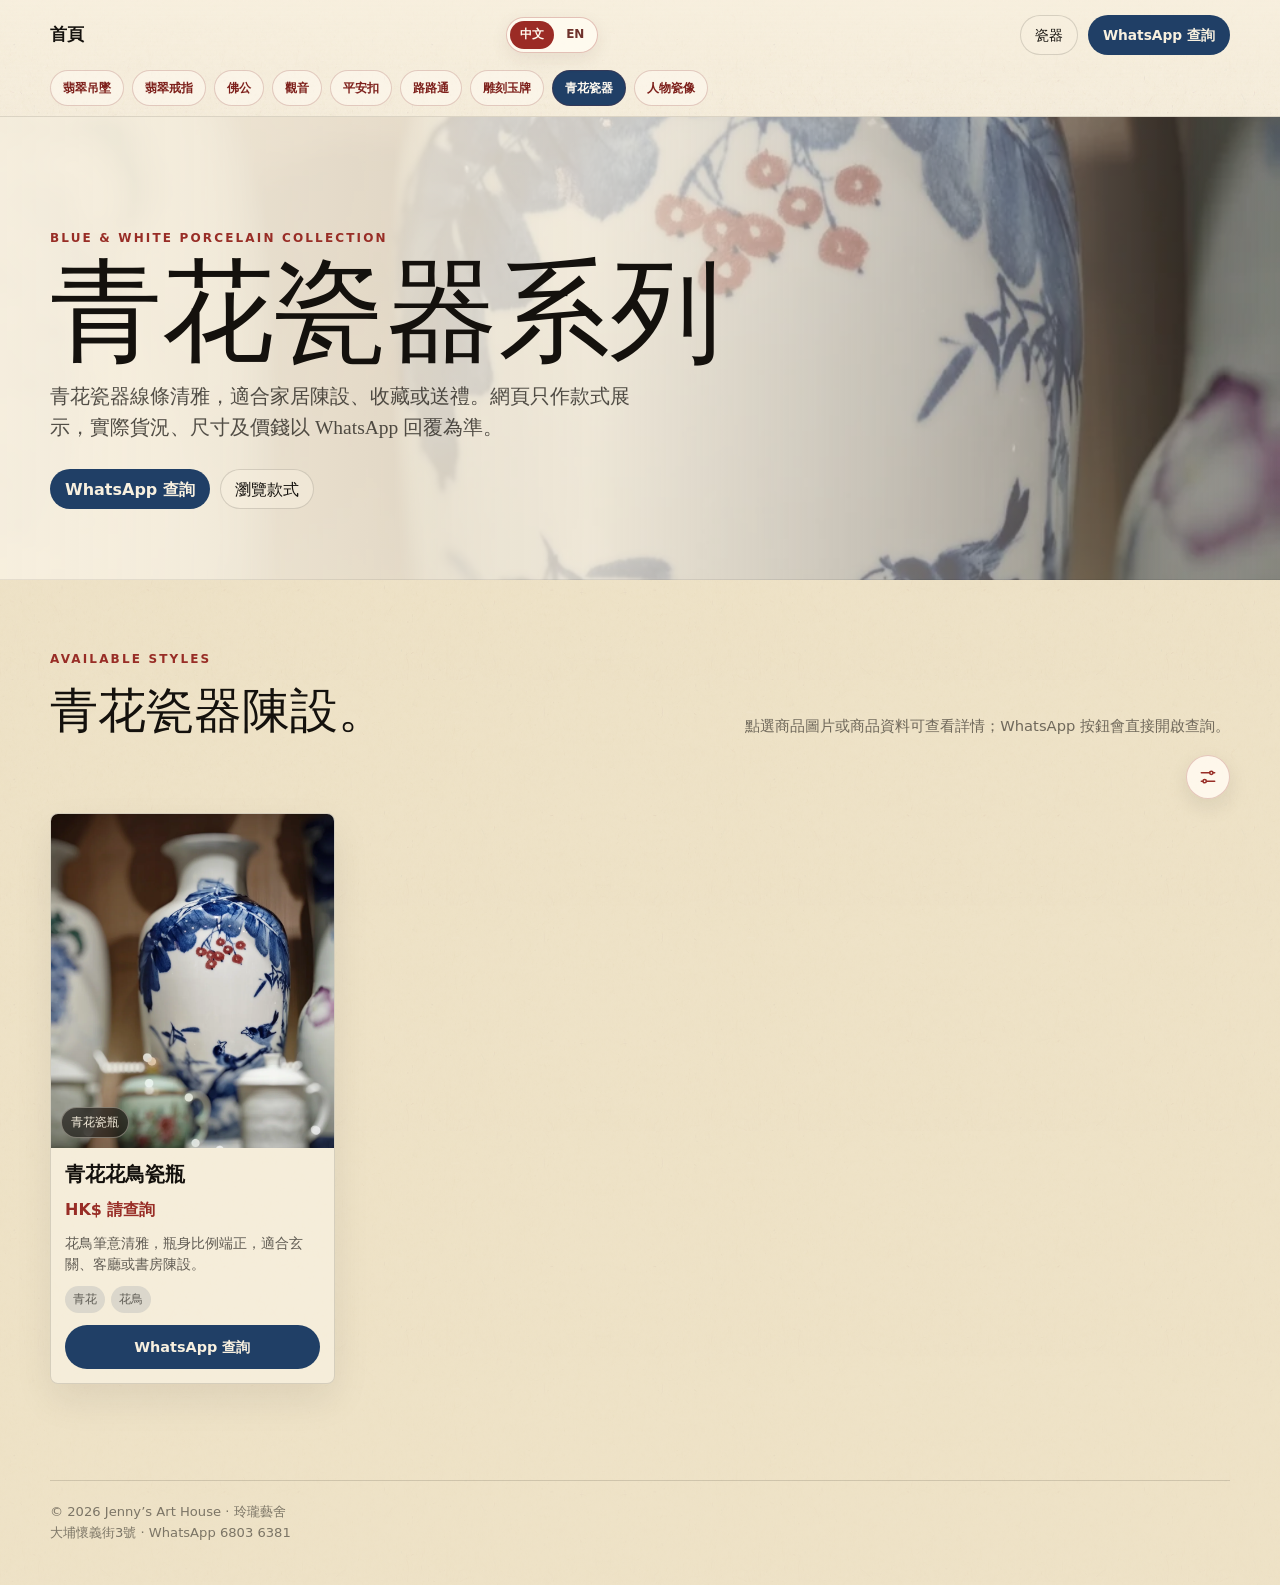
<file: blue-white-porcelain.html>
<!doctype html>
<html lang="zh-Hant">
<head>
  <meta charset="utf-8">
  <meta name="viewport" content="width=device-width, initial-scale=1">
  <link rel="stylesheet" href="assets/catalog-controls.css">
  <meta name="description" content="Jenny’s Art House 玲瓏藝舍青花瓷器系列，展示青花瓷瓶與傳統瓷器，可直接 WhatsApp 查詢。">
  <title>青花瓷器系列 | Jenny’s Art House 玲瓏藝舍</title>
  <style>
    :root {
      --ink: #14110d;
      --paper: #efe3c7;
      --paper-light: #f8f0df;
      --cinnabar: #982d26;
      --blue: #203f66;
      --line: rgba(20, 17, 13, .14);
      --shadow: 0 22px 60px rgba(23, 18, 14, .16);
    }

    * { box-sizing: border-box; }
    html { scroll-behavior: smooth; }

    body {
      margin: 0;
      color: var(--ink);
      background:
        linear-gradient(180deg, rgba(239, 227, 199, .9), rgba(239, 227, 199, .95)),
        url("assets/rice-paper-texture.webp") center / 760px auto repeat;
      font-family: "Noto Serif TC", "Songti TC", "PMingLiU", Georgia, serif;
      line-height: 1.6;
      -webkit-font-smoothing: antialiased;
    }

    a { color: inherit; text-decoration: none; }
    img { display: block; max-width: 100%; }

    .topbar {
      position: sticky;
      top: 0;
      z-index: 10;
      border-bottom: 1px solid rgba(20, 17, 13, .12);
      background:
        linear-gradient(180deg, rgba(248, 240, 223, .96), rgba(248, 240, 223, .86)),
        url("assets/rice-paper-texture.webp") center / 760px auto repeat;
      backdrop-filter: blur(16px);
    }

    .nav {
      display: flex;
      align-items: center;
      justify-content: space-between;
      gap: 14px;
      width: min(1180px, calc(100% - 28px));
      min-height: 70px;
      margin: 0 auto;
    }

    .brand {
      display: grid;
      gap: 2px;
      min-width: 0;
      font-size: 1.05rem;
      font-weight: 650;
      letter-spacing: .02em;
      line-height: 1.15;
    }

    .brand span {
      color: rgba(20, 17, 13, .58);
      font-family: "Noto Sans TC", system-ui, sans-serif;
      font-size: .74rem;
      font-weight: 500;
      letter-spacing: .08em;
    }

    .nav-actions,
    .category-shortcuts,
    .hero-buttons,
    .product-actions {
      font-family: "Noto Sans TC", system-ui, sans-serif;
    }

    .nav-actions {
      display: flex;
      align-items: center;
      gap: 10px;
      flex-shrink: 0;
      font-size: .86rem;
    }

    .nav-link,
    .whatsapp {
      display: inline-flex;
      align-items: center;
      justify-content: center;
      min-height: 40px;
      padding: 0 14px;
      border: 1px solid var(--line);
      border-radius: 999px;
      background: rgba(248, 240, 223, .5);
      white-space: nowrap;
    }

    .whatsapp {
      border-color: rgba(32, 63, 102, .35);
      color: #f8f0df;
      background: var(--blue);
      font-weight: 650;
    }

    .category-shortcuts {
      display: flex;
      gap: 8px;
      overflow-x: auto;
      width: min(1180px, calc(100% - 28px));
      margin: 0 auto;
      padding: 0 0 10px;
      scrollbar-width: none;
    }

    .category-shortcuts::-webkit-scrollbar { display: none; }

    .category-shortcuts a {
      flex: 0 0 auto;
      min-height: 34px;
      padding: 7px 12px;
      border: 1px solid rgba(126, 33, 28, .2);
      border-radius: 999px;
      color: #7e211c;
      background: rgba(255, 250, 240, .56);
      font-size: .78rem;
      font-weight: 650;
    }

    .category-shortcuts a[aria-current="page"] {
      color: #fffaf0;
      background: var(--blue);
    }

    .hero {
      overflow: hidden;
      border-bottom: 1px solid rgba(20, 17, 13, .08);
      background:
        linear-gradient(90deg, rgba(248, 240, 223, .98) 0%, rgba(248, 240, 223, .82) 46%, rgba(20, 17, 13, .38) 100%),
        url("assets/porcelain-blue-white-vase.webp") right center / cover no-repeat;
    }

    .hero-inner,
    .section,
    .footer-inner {
      width: min(1180px, calc(100% - 28px));
      margin: 0 auto;
    }

    .hero-inner {
      padding: clamp(54px, 10vw, 112px) 0 clamp(38px, 7vw, 70px);
    }

    .eyebrow {
      margin: 0 0 14px;
      color: var(--cinnabar);
      font-family: "Noto Sans TC", system-ui, sans-serif;
      font-size: .75rem;
      font-weight: 700;
      letter-spacing: .18em;
      text-transform: uppercase;
    }

    h1, h2, h3, p { margin-top: 0; }

    h1 {
      max-width: 680px;
      margin-bottom: 18px;
      font-size: clamp(3rem, 11vw, 7rem);
      font-weight: 500;
      line-height: .9;
    }

    .lede {
      max-width: 610px;
      margin-bottom: 26px;
      color: rgba(20, 17, 13, .72);
      font-size: clamp(1rem, 2.2vw, 1.22rem);
    }

    .hero-buttons {
      display: flex;
      flex-wrap: wrap;
      gap: 10px;
    }

    .section {
      padding: clamp(34px, 6vw, 70px) 0;
    }

    .section-head {
      display: flex;
      align-items: end;
      justify-content: space-between;
      gap: 18px;
      margin-bottom: 18px;
    }

    .section-head h2 {
      margin-bottom: 0;
      font-size: clamp(1.8rem, 4vw, 3rem);
      font-weight: 500;
      line-height: 1.12;
    }

    .note {
      max-width: 500px;
      margin: 0;
      color: rgba(20, 17, 13, .58);
      font-family: "Noto Sans TC", system-ui, sans-serif;
      font-size: .92rem;
    }

    .product-grid {
      display: grid;
      grid-template-columns: repeat(2, minmax(0, 1fr));
      gap: 14px;
    }

    .product {
      display: grid;
      overflow: hidden;
      border: 1px solid var(--line);
      border-radius: 8px;
      background: rgba(248, 240, 223, .78);
      box-shadow: 0 16px 38px rgba(23, 18, 14, .08);
    }

    .product-image {
      position: relative;
      aspect-ratio: 1 / 1.18;
      overflow: hidden;
      background: #17120e;
    }

    .product-image img {
      width: 100%;
      height: 100%;
      object-fit: cover;
      transition: transform .5s ease;
    }

    .product:hover .product-image img { transform: scale(1.035); }

    .badge {
      position: absolute;
      left: 10px;
      bottom: 10px;
      padding: 5px 9px;
      border: 1px solid rgba(248, 240, 223, .38);
      border-radius: 999px;
      color: #f8f0df;
      background: rgba(20, 17, 13, .64);
      font-family: "Noto Sans TC", system-ui, sans-serif;
      font-size: .74rem;
      backdrop-filter: blur(8px);
    }

    .product-body {
      display: grid;
      gap: 10px;
      padding: 14px;
    }

    .product.has-detail .product-body {
      cursor: pointer;
    }

    .product.has-detail .product-body:hover .product-title {
      color: var(--cinnabar);
    }

    .product-title {
      margin: 0;
      font-size: clamp(1.05rem, 2.4vw, 1.24rem);
      font-weight: 600;
      line-height: 1.28;
    }

    .price {
      margin: 0;
      color: var(--cinnabar);
      font-family: "Noto Sans TC", system-ui, sans-serif;
      font-size: 1rem;
      font-weight: 800;
    }

    .desc {
      margin: 0;
      color: rgba(20, 17, 13, .66);
      font-family: "Noto Sans TC", system-ui, sans-serif;
      font-size: .88rem;
      line-height: 1.55;
    }

    .meta {
      display: flex;
      flex-wrap: wrap;
      gap: 6px;
      color: rgba(20, 17, 13, .62);
      font-family: "Noto Sans TC", system-ui, sans-serif;
      font-size: .75rem;
    }

    .meta span {
      padding: 4px 8px;
      border-radius: 999px;
      background: rgba(32, 63, 102, .12);
    }

    .product-actions {
      display: grid;
      gap: 8px;
      margin-top: 2px;
      font-size: .9rem;
    }

    .product-actions .whatsapp {
      width: 100%;
      min-height: 44px;
    }

    footer {
      padding: 26px 0 42px;
      color: rgba(20, 17, 13, .52);
      font-family: "Noto Sans TC", system-ui, sans-serif;
      font-size: .82rem;
    }

    .footer-inner {
      border-top: 1px solid var(--line);
      padding-top: 20px;
    }

    @media (min-width: 820px) {
      .product-grid { grid-template-columns: repeat(4, minmax(0, 1fr)); }
    }

    @media (max-width: 620px) {
      .nav { min-height: 64px; }
      .brand { font-size: .94rem; }
      .brand span { font-size: .68rem; }
      .nav-actions .nav-link { display: none; }
      .nav-actions .whatsapp {
        min-height: 38px;
        padding: 0 12px;
        font-size: .82rem;
      }
      .hero {
        background:
          linear-gradient(180deg, rgba(248, 240, 223, .96) 0%, rgba(248, 240, 223, .92) 54%, rgba(20, 17, 13, .16) 100%),
          url("assets/porcelain-blue-white-vase.webp") center bottom / cover no-repeat;
      }
      .hero-inner {
        min-height: 520px;
        padding-top: 42px;
      }
      .hero-buttons {
        align-items: stretch;
        flex-direction: column;
      }
      .hero-buttons a { width: 100%; }
      .section-head { display: grid; }
      .product-grid { grid-template-columns: 1fr; }
      .product {
        grid-template-columns: 42% 1fr;
        align-items: stretch;
      }
      .product-image {
        aspect-ratio: auto;
        min-height: 238px;
      }
      .product-body { padding: 12px; }
    }
  </style>
</head>
<body>
  <header class="topbar">
    <nav class="nav" aria-label="分類頁導航">
      <a class="brand" href="index.html#home">Jenny’s Art House<span>玲瓏藝舍 · 大埔懷義街3號</span></a>
      <div class="nav-actions">
        <a class="nav-link" href="index.html#porcelain">返回精選</a>
        <a class="whatsapp js-whatsapp" href="#" data-message="你好！我想查詢玲瓏藝舍的青花瓷器系列。">WhatsApp 查詢</a>
      </div>
    </nav>
    <div class="category-shortcuts" aria-label="商品分類捷徑">
      <a href="jade-necklaces.html">翡翠吊墜</a>
      <a href="jade-rings.html">翡翠戒指</a>
      <a href="jade-buddha.html">佛公</a>
      <a href="jade-buddha-guanyin.html">觀音</a>
      <a href="jade-peace-buckle.html">平安扣</a>
      <a href="jade-lulutong.html">路路通</a>
      <a href="jade-pendants.html">雕刻玉牌</a>
      <a href="blue-white-porcelain.html" aria-current="page">青花瓷器</a>
      <a href="porcelain-figures.html">人物瓷像</a>
    </div>
  </header>

  <main>
    <section class="hero">
      <div class="hero-inner">
        <p class="eyebrow">青花瓷器</p>
        <h1>青花瓷器系列</h1>
        <p class="lede">青花瓷器線條清雅，適合家居陳設、收藏或送禮。網頁只作款式展示，實際貨況、尺寸及價錢以 WhatsApp 回覆為準。</p>
        <div class="hero-buttons">
          <a class="whatsapp js-whatsapp" href="#" data-message="你好！我在青花瓷器系列頁面看到款式，想了解現貨和價錢。">查詢現貨及價錢</a>
          <a class="nav-link" href="#products">瀏覽款式</a>
        </div>
      </div>
    </section>

    <section class="section" id="products">
      <div class="section-head">
        <div>
          <p class="eyebrow">款式一覽</p>
          <h2>青花瓷器陳設。</h2>
        </div>
        <p class="note">點選商品圖片或下方 WhatsApp 按鈕，訊息會自動帶入指定款式，方便直接查詢。</p>
      </div>

      <div class="product-grid">
        <article class="product">
          <a class="product-image" href="product-detail.html?id=blue-white-bird-vase" aria-label="查看青花花鳥瓷瓶詳情">
            <img src="assets/porcelain-blue-white-vase.webp" alt="青花花鳥瓷瓶" loading="eager">
            <span class="badge">青花瓷瓶</span>
          </a>
          <div class="product-body">
            <h3 class="product-title">青花花鳥瓷瓶</h3>
            <p class="price">HK$ 請查詢</p>
            <p class="desc">花鳥筆意清雅，瓶身比例端正，適合玄關、客廳或書房陳設。</p>
            <div class="meta"><span>青花</span><span>花鳥</span></div>
            <div class="product-actions"><a class="whatsapp js-whatsapp" href="#" data-message="你好！我想查詢「青花花鳥瓷瓶」的現貨、尺寸和價錢。">WhatsApp 查詢</a></div>
          </div>
        </article>

      </div>
    </section>
  </main>

  <footer>
    <div class="footer-inner">
      <span>© <span id="year"></span> Jenny’s Art House · 玲瓏藝舍</span><br>
      <span>大埔懷義街3號 · WhatsApp 6803 6381</span>
    </div>
  </footer>

  <script>
    const whatsappNumber = "85268036381";

    function buildWhatsAppLink(message) {
      return "https://wa.me/" + whatsappNumber + "?text=" + encodeURIComponent(message);
    }

    document.querySelectorAll(".js-whatsapp").forEach((link) => {
      link.href = buildWhatsAppLink(link.dataset.message || "你好！我想查詢 Jenny’s Art House 玲瓏藝舍的青花瓷器。");
      link.target = "_blank";
      link.rel = "noopener";
    });

    document.querySelectorAll(".product").forEach((product) => {
      const detailLink = product.querySelector(".product-image[href*='product-detail.html']");
      const body = product.querySelector(".product-body");
      if (!detailLink || !body) return;

      product.classList.add("has-detail");
      body.addEventListener("click", (event) => {
        if (event.target.closest("a, button, .product-actions")) return;
        window.location.href = detailLink.href;
      });
    });

    document.getElementById("year").textContent = new Date().getFullYear();
  </script>
  <script src="assets/language-switcher.js"></script>
  <script src="assets/catalog-controls.js"></script>
</body>
</html>
</file>
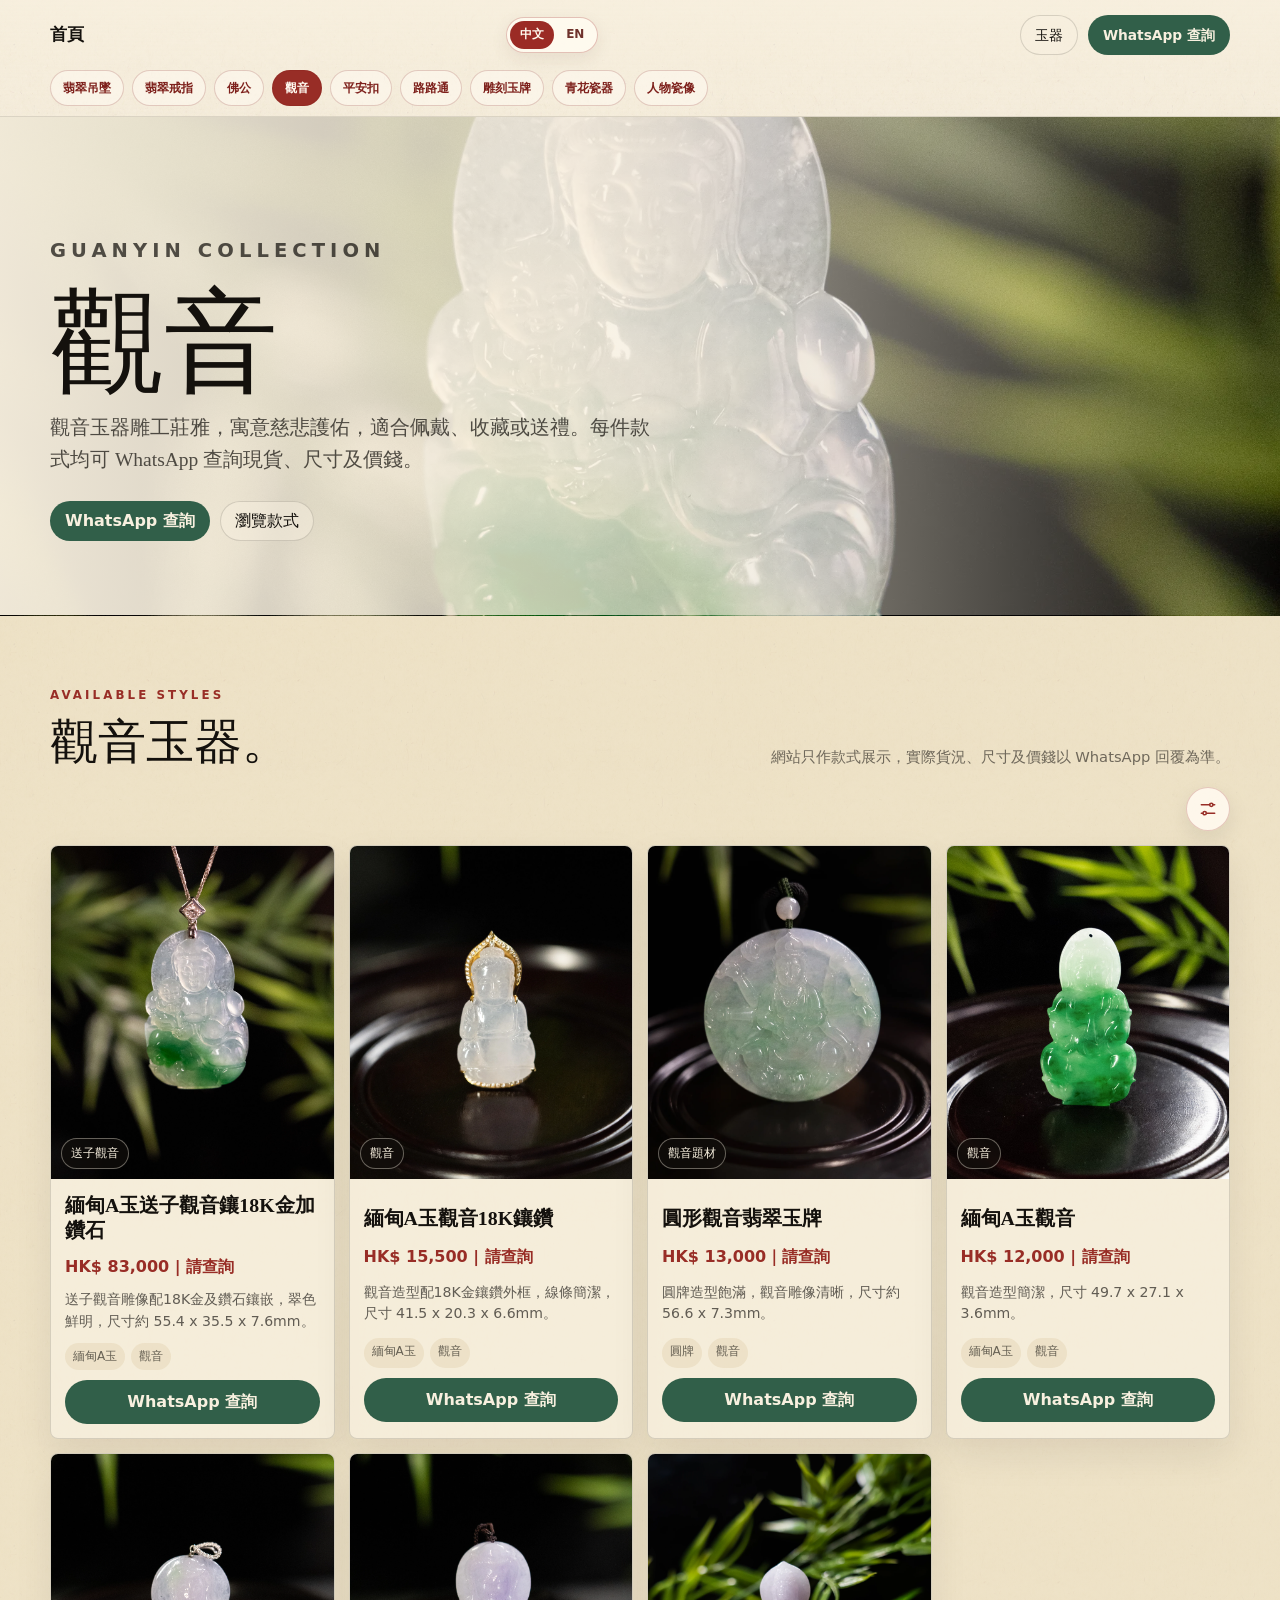
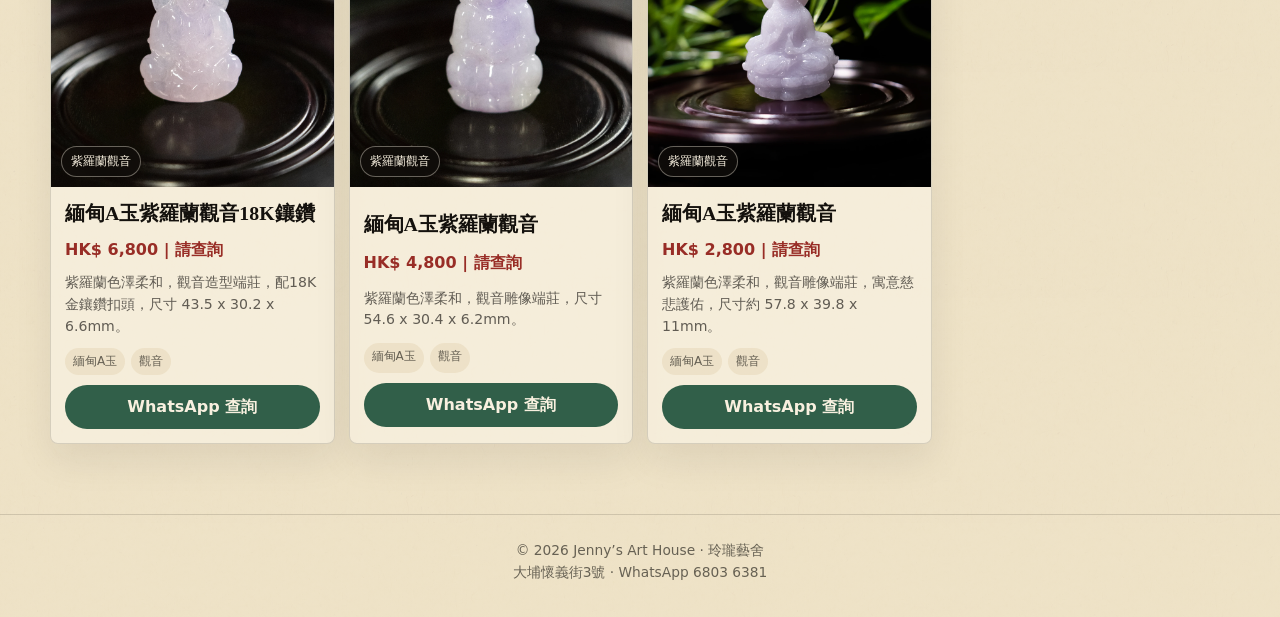
<file: jade-buddha-guanyin.html>
<!doctype html>
<html lang="zh-Hant">
<head>
  <meta charset="utf-8">
  <meta name="viewport" content="width=device-width, initial-scale=1">
  <link rel="stylesheet" href="assets/catalog-controls.css">
  <meta name="description" content="Jenny's Art House 玲瓏藝舍觀音玉器系列，展示緬甸A玉觀音吊墜，可 WhatsApp 查詢現貨、尺寸及價錢。">
  <title>觀音玉器 | Jenny's Art House 玲瓏藝舍</title>
  <style>
    :root {
      --ink: #14110d;
      --paper: #efe3c7;
      --paper-light: #f8f0df;
      --cinnabar: #982d26;
      --jade: #315f49;
      --line: rgba(20, 17, 13, .14);
      --shadow: 0 22px 60px rgba(23, 18, 14, .16);
    }

    * { box-sizing: border-box; }
    html { scroll-behavior: smooth; }

    body {
      margin: 0;
      color: var(--ink);
      background:
        linear-gradient(180deg, rgba(239, 227, 199, .9), rgba(239, 227, 199, .95)),
        url("assets/rice-paper-texture.webp") center / 760px auto repeat;
      font-family: "Noto Serif TC", "Songti TC", "PMingLiU", Georgia, serif;
      line-height: 1.6;
      -webkit-font-smoothing: antialiased;
    }

    a { color: inherit; text-decoration: none; }
    img { display: block; max-width: 100%; }

    .topbar {
      position: sticky;
      top: 0;
      z-index: 10;
      border-bottom: 1px solid rgba(20, 17, 13, .12);
      background:
        linear-gradient(180deg, rgba(248, 240, 223, .96), rgba(248, 240, 223, .86)),
        url("assets/rice-paper-texture.webp") center / 760px auto repeat;
      backdrop-filter: blur(16px);
    }

    .nav {
      display: flex;
      align-items: center;
      justify-content: space-between;
      gap: 14px;
      width: min(1180px, calc(100% - 28px));
      min-height: 70px;
      margin: 0 auto;
    }

    .brand {
      display: grid;
      gap: 2px;
      min-width: 0;
      font-size: 1.05rem;
      font-weight: 650;
      letter-spacing: .02em;
      line-height: 1.15;
    }

    .brand span {
      color: rgba(20, 17, 13, .58);
      font-family: "Noto Sans TC", system-ui, sans-serif;
      font-size: .74rem;
      font-weight: 500;
      letter-spacing: .08em;
    }

    .nav-actions,
    .category-shortcuts,
    .hero-buttons,
    .product-actions {
      font-family: "Noto Sans TC", system-ui, sans-serif;
    }

    .nav-actions {
      display: flex;
      align-items: center;
      gap: 10px;
      flex-shrink: 0;
      font-size: .86rem;
    }

    .nav-link,
    .whatsapp {
      display: inline-flex;
      align-items: center;
      justify-content: center;
      min-height: 40px;
      padding: 0 14px;
      border: 1px solid var(--line);
      border-radius: 999px;
      background: rgba(248, 240, 223, .5);
      white-space: nowrap;
    }

    .whatsapp {
      border-color: rgba(49, 95, 73, .35);
      color: #f8f0df;
      background: var(--jade);
      font-weight: 650;
    }

    .category-shortcuts {
      display: flex;
      gap: 8px;
      overflow-x: auto;
      width: min(1180px, calc(100% - 28px));
      margin: 0 auto;
      padding: 0 0 10px;
      scrollbar-width: none;
    }

    .category-shortcuts::-webkit-scrollbar { display: none; }

    .category-shortcuts a {
      flex: 0 0 auto;
      min-height: 34px;
      padding: 7px 12px;
      border: 1px solid rgba(126, 33, 28, .2);
      border-radius: 999px;
      color: #7e211c;
      background: rgba(255, 250, 240, .56);
      font-size: .78rem;
      font-weight: 650;
    }

    .category-shortcuts a[aria-current="page"] {
      color: #fffaf0;
      background: var(--cinnabar);
    }

    .hero {
      position: relative;
      isolation: isolate;
      overflow: hidden;
      border-bottom: 1px solid rgba(20, 17, 13, .08);
      background: #17120e url("assets/jade-child-giving-guanyin-diamond-front.webp") center 48% / cover no-repeat;
    }

    .hero::after {
      content: "";
      position: absolute;
      inset: 0;
      z-index: 1;
      pointer-events: none;
      background: linear-gradient(90deg, rgba(248, 240, 223, .96) 0%, rgba(248, 240, 223, .76) 45%, rgba(20, 17, 13, .14) 100%);
    }

    .hero-inner {
      position: relative;
      z-index: 2;
      width: min(1180px, calc(100% - 28px));
      margin: 0 auto;
      padding: clamp(54px, 10vw, 118px) 0 clamp(38px, 7vw, 74px);
    }

    .eyebrow {
      margin: 0 0 10px;
      color: var(--cinnabar);
      font-family: "Noto Sans TC", system-ui, sans-serif;
      font-size: .74rem;
      font-weight: 750;
      letter-spacing: .26em;
      text-transform: uppercase;
    }

    h1,
    h2,
    h3,
    p { margin-top: 0; }

    h1 {
      max-width: 680px;
      margin-bottom: 18px;
      font-size: clamp(3rem, 11vw, 7.1rem);
      font-weight: 500;
      line-height: .9;
    }

    .hero p {
      max-width: 610px;
      margin-bottom: 26px;
      color: rgba(20, 17, 13, .72);
      font-size: clamp(1rem, 2.2vw, 1.22rem);
    }

    .hero-buttons {
      display: flex;
      flex-wrap: wrap;
      gap: 10px;
    }

    .section {
      width: min(1180px, calc(100% - 28px));
      margin: 0 auto;
      padding: clamp(34px, 6vw, 70px) 0;
    }

    .section-head {
      display: flex;
      align-items: end;
      justify-content: space-between;
      gap: 18px;
      margin-bottom: 18px;
    }

    .section h2 {
      margin-bottom: 0;
      font-size: clamp(1.8rem, 4vw, 3rem);
      font-weight: 500;
      line-height: 1.12;
    }

    .note {
      max-width: 480px;
      margin: 0;
      color: rgba(20, 17, 13, .58);
      font-family: "Noto Sans TC", system-ui, sans-serif;
      font-size: .92rem;
    }

    .product-grid {
      display: grid;
      grid-template-columns: repeat(2, minmax(0, 1fr));
      gap: 14px;
    }

    .product {
      display: grid;
      overflow: hidden;
      border: 1px solid var(--line);
      border-radius: 8px;
      background: rgba(248, 240, 223, .78);
      box-shadow: 0 16px 38px rgba(23, 18, 14, .08);
    }

    .product.has-detail .product-body {
      cursor: pointer;
    }

    .product-image {
      position: relative;
      display: block;
      aspect-ratio: 1 / 1.18;
      overflow: hidden;
      background: #17120e;
    }

    .product-image img {
      width: 100%;
      height: 100%;
      object-fit: cover;
      transition: transform .5s ease;
    }

    .product:hover .product-image img {
      transform: scale(1.035);
    }

    .badge {
      position: absolute;
      left: 10px;
      bottom: 10px;
      padding: 5px 9px;
      border: 1px solid rgba(248, 240, 223, .38);
      border-radius: 999px;
      color: #f8f0df;
      background: rgba(20, 17, 13, .64);
      font-family: "Noto Sans TC", system-ui, sans-serif;
      font-size: .74rem;
      backdrop-filter: blur(8px);
    }

    .product-body {
      display: grid;
      gap: 10px;
      padding: 14px;
    }

    .product-title {
      margin: 0;
      font-size: clamp(1.05rem, 2.4vw, 1.24rem);
      font-weight: 600;
      line-height: 1.28;
    }

    .price {
      margin: 0;
      color: var(--cinnabar);
      font-family: "Noto Sans TC", system-ui, sans-serif;
      font-size: 1rem;
      font-weight: 800;
    }

    .desc {
      margin: 0;
      color: rgba(20, 17, 13, .66);
      font-family: "Noto Sans TC", system-ui, sans-serif;
      font-size: .88rem;
      line-height: 1.55;
    }

    .meta {
      display: flex;
      flex-wrap: wrap;
      gap: 6px;
      color: rgba(20, 17, 13, .62);
      font-family: "Noto Sans TC", system-ui, sans-serif;
      font-size: .75rem;
    }

    .meta span {
      padding: 4px 8px;
      border-radius: 999px;
      background: rgba(183, 137, 69, .12);
    }

    .product-actions .whatsapp {
      width: 100%;
      min-height: 44px;
    }

    footer {
      border-top: 1px solid var(--line);
      padding: 24px 14px 34px;
      color: rgba(20, 17, 13, .62);
      text-align: center;
      font-family: "Noto Sans TC", system-ui, sans-serif;
      font-size: .86rem;
    }

    @media (min-width: 820px) {
      .product-grid {
        grid-template-columns: repeat(4, minmax(0, 1fr));
      }
    }

    @media (max-width: 680px) {
      .nav {
        min-height: 64px;
      }

      .nav-actions .nav-link {
        display: none;
      }

      .hero::after {
        background: linear-gradient(180deg, rgba(248, 240, 223, .96) 0%, rgba(248, 240, 223, .88) 45%, rgba(20, 17, 13, .28) 100%);
      }

      .hero-inner {
        min-height: 540px;
        padding-top: 46px;
      }

      .hero-buttons {
        align-items: stretch;
        flex-direction: column;
      }

      .hero-buttons a {
        width: 100%;
      }

      .section-head {
        display: grid;
      }

      .product-grid {
        grid-template-columns: 1fr;
      }

      .product-body {
        padding: 12px;
      }
    }
  </style>
</head>
<body>
  <header class="topbar">
    <nav class="nav" aria-label="主要導覽">
      <a class="brand" href="index.html#home">Jenny's Art House <span>玲瓏藝舍 · 大埔懷義街3號</span></a>
      <div class="nav-actions">
        <a class="nav-link" href="index.html#jade">返回玉器</a>
        <a class="whatsapp js-whatsapp" href="#" data-message="你好！我想查詢玲瓏藝舍的觀音玉器。">WhatsApp 查詢</a>
      </div>
    </nav>
    <div class="category-shortcuts" aria-label="商品分類捷徑">
      <a href="jade-necklaces.html">翡翠吊墜</a>
      <a href="jade-rings.html">翡翠戒指</a>
      <a href="jade-buddha.html">佛公</a>
      <a href="jade-buddha-guanyin.html" aria-current="page">觀音</a>
      <a href="jade-peace-buckle.html">平安扣</a>
      <a href="jade-lulutong.html">路路通</a>
      <a href="jade-pendants.html">雕刻玉牌</a>
      <a href="blue-white-porcelain.html">青花瓷器</a>
      <a href="porcelain-figures.html">人物瓷像</a>
    </div>
  </header>

  <main>
    <section class="hero">
      <div class="hero-inner">
        <p class="eyebrow">觀音系列</p>
        <h1>觀音</h1>
        <p>觀音玉器雕工莊雅，寓意慈悲護佑，適合佩戴、收藏或送禮。每件款式均可 WhatsApp 查詢現貨、尺寸及價錢。</p>
        <div class="hero-buttons">
          <a class="whatsapp js-whatsapp" href="#" data-message="你好！我想查詢玲瓏藝舍的觀音玉器現貨。">查詢觀音玉器</a>
          <a class="nav-link" href="#products">瀏覽款式</a>
        </div>
      </div>
    </section>

    <section class="section" id="products">
      <div class="section-head">
        <div>
          <p class="eyebrow">款式一覽</p>
          <h2>觀音玉器。</h2>
        </div>
        <p class="note">網站只作款式展示，實際貨況、尺寸及價錢以 WhatsApp 回覆為準。</p>
      </div>

      <div class="product-grid">
        <article class="product">
          <a class="product-image" href="product-detail.html?id=jade-child-giving-guanyin-diamond" aria-label="查看緬甸A玉送子觀音鑲18K金加鑽石詳情">
            <img src="assets/jade-child-giving-guanyin-diamond-front.webp" alt="緬甸A玉送子觀音鑲18K金加鑽石" loading="eager">
            <span class="badge">送子觀音</span>
          </a>
          <div class="product-body">
            <h3 class="product-title">緬甸A玉送子觀音鑲18K金加鑽石</h3>
            <p class="price">HK$ 83,000 | 請查詢</p>
            <p class="desc">送子觀音雕像配18K金及鑽石鑲嵌，翠色鮮明，尺寸約 55.4 x 35.5 x 7.6mm。</p>
            <div class="meta"><span>緬甸A玉</span><span>觀音</span></div>
            <div class="product-actions"><a class="whatsapp js-whatsapp" href="#" data-message="你好！我想查詢「緬甸A玉送子觀音鑲18K金加鑽石」的現貨、尺寸和價錢。">WhatsApp 查詢</a></div>
          </div>
        </article>

        <article class="product">
          <a class="product-image" href="product-detail.html?id=jade-lavender-guanyin-18k-diamond-6800" aria-label="查看緬甸A玉紫羅蘭觀音18K鑲鑽詳情">
            <img src="assets/jade-lavender-guanyin-18k-diamond-6800-front.webp" alt="緬甸A玉紫羅蘭觀音18K鑲鑽正面" loading="lazy">
            <span class="badge">紫羅蘭觀音</span>
          </a>
          <div class="product-body">
            <h3 class="product-title">緬甸A玉紫羅蘭觀音18K鑲鑽</h3>
            <p class="price">HK$ 6,800 | 請查詢</p>
            <p class="desc">紫羅蘭色澤柔和，觀音造型端莊，配18K金鑲鑽扣頭，尺寸 43.5 x 30.2 x 6.6mm。</p>
            <div class="meta"><span>緬甸A玉</span><span>觀音</span></div>
            <div class="product-actions"><a class="whatsapp js-whatsapp" href="#" data-message="你好！我想查詢「緬甸A玉紫羅蘭觀音18K鑲鑽」43.5 x 30.2 x 6.6mm 款的現貨和價錢。">WhatsApp 查詢</a></div>
          </div>
        </article>

        <article class="product">
          <a class="product-image" href="product-detail.html?id=jade-lavender-guanyin" aria-label="查看緬甸A玉紫羅蘭觀音詳情">
            <img src="assets/jade-lavender-guanyin-front.webp" alt="緬甸A玉紫羅蘭觀音正面" loading="eager">
            <span class="badge">紫羅蘭觀音</span>
          </a>
          <div class="product-body">
            <h3 class="product-title">緬甸A玉紫羅蘭觀音</h3>
            <p class="price">HK$ 2,800 | 請查詢</p>
            <p class="desc">紫羅蘭色澤柔和，觀音雕像端莊，寓意慈悲護佑，尺寸約 57.8 x 39.8 x 11mm。</p>
            <div class="meta"><span>緬甸A玉</span><span>觀音</span></div>
            <div class="product-actions"><a class="whatsapp js-whatsapp" href="#" data-message="你好！我想查詢「緬甸A玉紫羅蘭觀音」的現貨、尺寸和價錢。">WhatsApp 查詢</a></div>
          </div>
        </article>

        <article class="product">
          <a class="product-image" href="product-detail.html?id=jade-lavender-guanyin-4800" aria-label="查看緬甸A玉紫羅蘭觀音（54.6 x 30.4 x 6.2mm）詳情">
            <img src="assets/jade-lavender-guanyin-4800-front.webp" alt="緬甸A玉紫羅蘭觀音正面" loading="lazy">
            <span class="badge">紫羅蘭觀音</span>
          </a>
          <div class="product-body">
            <h3 class="product-title">緬甸A玉紫羅蘭觀音</h3>
            <p class="price">HK$ 4,800 | 請查詢</p>
            <p class="desc">紫羅蘭色澤柔和，觀音雕像端莊，尺寸 54.6 x 30.4 x 6.2mm。</p>
            <div class="meta"><span>緬甸A玉</span><span>觀音</span></div>
            <div class="product-actions"><a class="whatsapp js-whatsapp" href="#" data-message="你好！我想查詢「緬甸A玉紫羅蘭觀音」（54.6 x 30.4 x 6.2mm，HK$ 4,800）的現貨。">WhatsApp 查詢</a></div>
          </div>
        </article>

        <article class="product">
          <a class="product-image" href="product-detail.html?id=jade-guanyin-round-pendant" aria-label="查看圓形觀音翡翠玉牌詳情">
            <img src="assets/pendant-guanyin-round-front.webp" alt="圓形觀音翡翠玉牌正面" loading="lazy">
            <span class="badge">觀音題材</span>
          </a>
          <div class="product-body">
            <h3 class="product-title">圓形觀音翡翠玉牌</h3>
            <p class="price">HK$ 13,000｜請查詢</p>
            <p class="desc">圓牌造型飽滿，觀音雕像清晰，尺寸約 56.6 x 7.3mm。</p>
            <div class="meta"><span>圓牌</span><span>觀音</span></div>
            <div class="product-actions"><a class="whatsapp js-whatsapp" href="#" data-message="你好！我想查詢「圓形觀音翡翠玉牌」的現貨、尺寸和價錢。">WhatsApp 查詢</a></div>
          </div>
        </article>

        <article class="product">
          <a class="product-image" href="product-detail.html?id=jade-guanyin-18k-diamond-15500" aria-label="查看緬甸A玉觀音18K鑲鑽詳情">
            <img src="assets/jade-guanyin-18k-diamond-15500-front.webp" alt="緬甸A玉觀音18K鑲鑽正面" loading="lazy">
            <span class="badge">觀音</span>
          </a>
          <div class="product-body">
            <h3 class="product-title">緬甸A玉觀音18K鑲鑽</h3>
            <p class="price">HK$ 15,500 | 請查詢</p>
            <p class="desc">觀音造型配18K金鑲鑽外框，線條簡潔，尺寸 41.5 x 20.3 x 6.6mm。</p>
            <div class="meta"><span>緬甸A玉</span><span>觀音</span></div>
            <div class="product-actions"><a class="whatsapp js-whatsapp" href="#" data-message="你好！我想查詢「緬甸A玉觀音18K鑲鑽」41.5 x 20.3 x 6.6mm 款的現貨和價錢。">WhatsApp 查詢</a></div>
          </div>
        </article>

        <article class="product">
          <a class="product-image" href="product-detail.html?id=jade-guanyin-12000" aria-label="查看緬甸A玉觀音詳情">
            <img src="assets/jade-guanyin-12000-front.jpg?v=1" alt="緬甸A玉觀音正面" loading="lazy">
            <span class="badge">觀音</span>
          </a>
          <div class="product-body">
            <h3 class="product-title">緬甸A玉觀音</h3>
            <p class="price">HK$ 12,000 | 請查詢</p>
            <p class="desc">觀音造型簡潔，尺寸 49.7 x 27.1 x 3.6mm。</p>
            <div class="meta"><span>緬甸A玉</span><span>觀音</span></div>
            <div class="product-actions"><a class="whatsapp js-whatsapp" href="#" data-message="你好！我想查詢「緬甸A玉觀音」49.7 x 27.1 x 3.6mm 款的現貨和價錢。">WhatsApp 查詢</a></div>
          </div>
        </article>
      </div>
    </section>
  </main>

  <footer>
    <span>&copy; <span id="year"></span> Jenny's Art House · 玲瓏藝舍</span><br>
    <span>大埔懷義街3號 · WhatsApp 6803 6381</span>
  </footer>

  <script>
    const whatsappNumber = "85268036381";

    document.querySelectorAll(".js-whatsapp").forEach((link) => {
      const message = link.dataset.message || "你好！我想查詢玲瓏藝舍的玉器。";
      link.href = `https://wa.me/${whatsappNumber}?text=${encodeURIComponent(message)}`;
      link.target = "_blank";
      link.rel = "noopener";
    });

    document.querySelectorAll(".product").forEach((product) => {
      const detailLink = product.querySelector(".product-image[href*='product-detail.html']");
      const body = product.querySelector(".product-body");
      if (!detailLink || !body) return;

      product.classList.add("has-detail");
      body.addEventListener("click", (event) => {
        if (event.target.closest("a, button, .product-actions")) return;
        window.location.href = detailLink.href;
      });
    });

    document.getElementById("year").textContent = new Date().getFullYear();
  </script>
  <script src="assets/language-switcher.js"></script>
  <script src="assets/catalog-controls.js"></script>
</body>
</html>
</file>
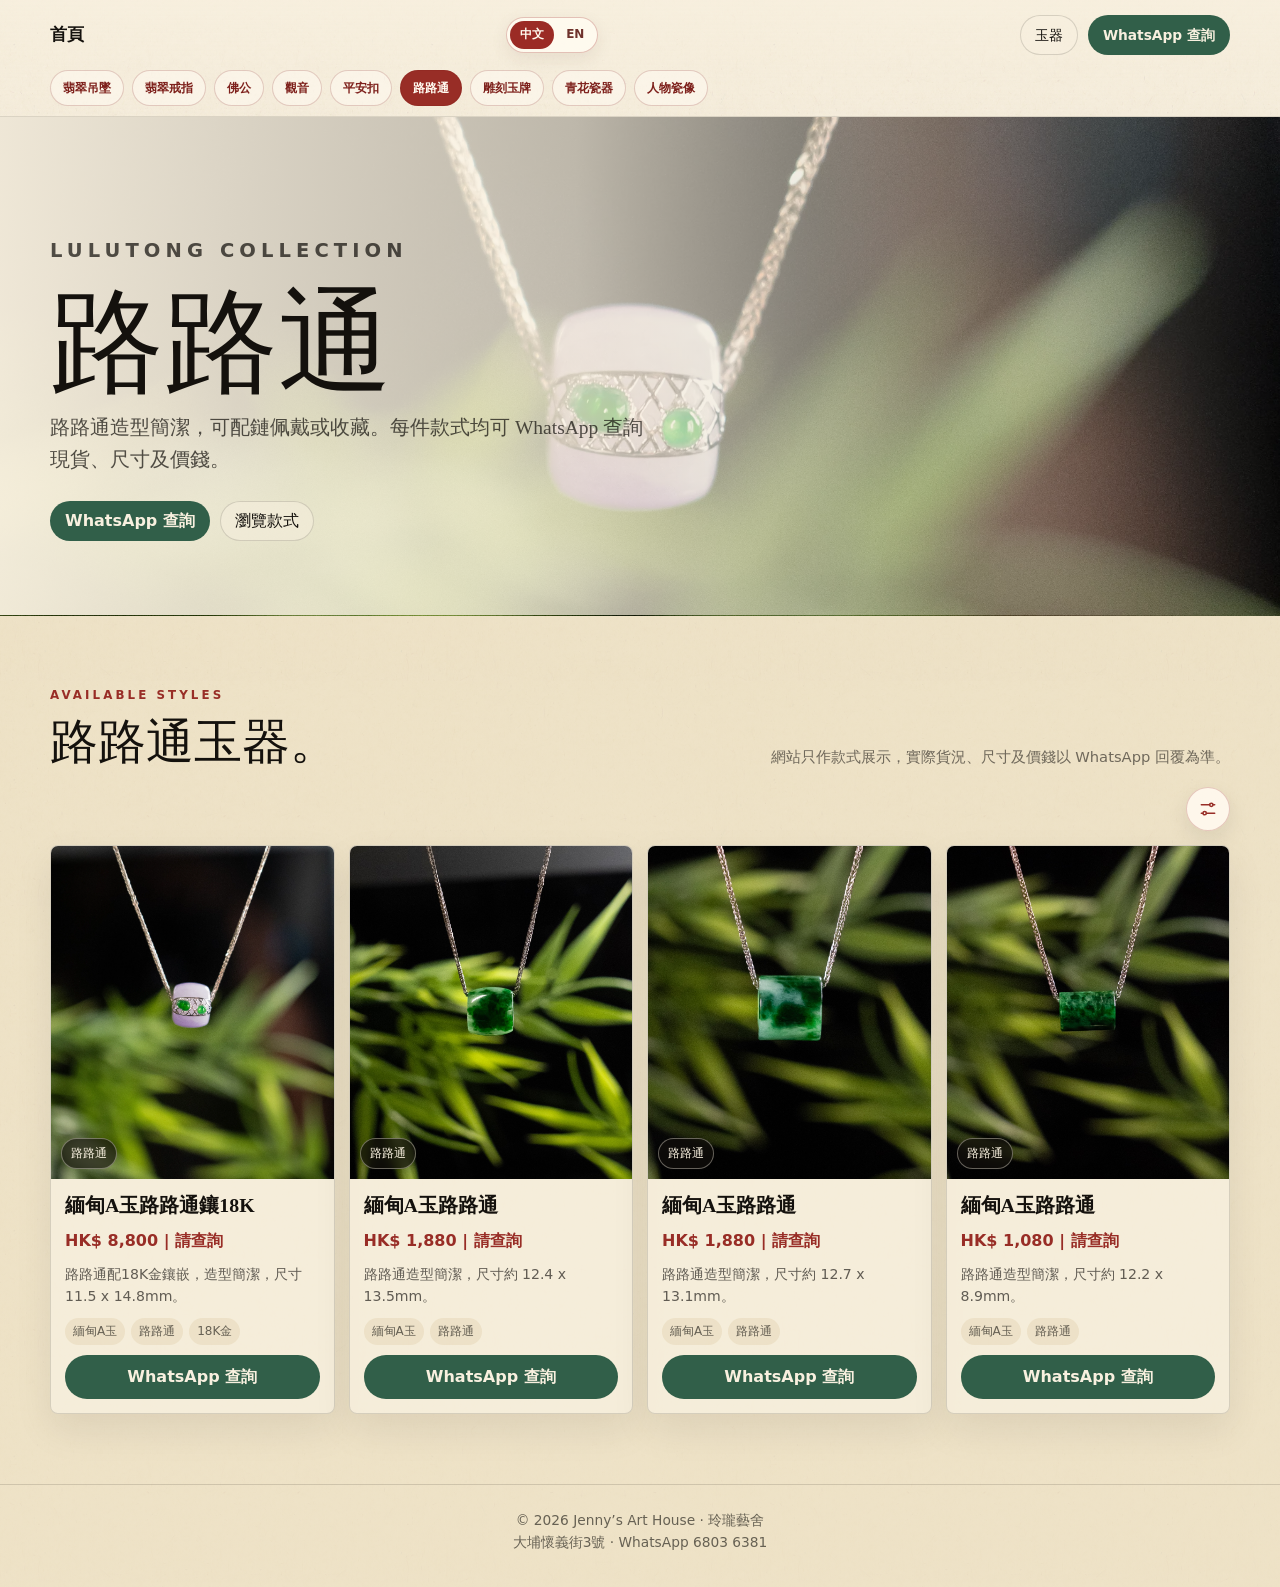
<file: jade-lulutong.html>
<!doctype html>
<html lang="zh-Hant">
<head>
  <meta charset="utf-8">
  <meta name="viewport" content="width=device-width, initial-scale=1">
  <link rel="stylesheet" href="assets/catalog-controls.css">
  <meta name="description" content="Jenny's Art House 玲瓏藝舍路路通玉器系列，展示緬甸A玉路路通，可 WhatsApp 查詢現貨、尺寸及價錢。">
  <title>路路通玉器 | Jenny's Art House 玲瓏藝舍</title>
  <style>
    :root {
      --ink: #14110d;
      --paper: #efe3c7;
      --paper-light: #f8f0df;
      --cinnabar: #982d26;
      --jade: #315f49;
      --line: rgba(20, 17, 13, .14);
      --shadow: 0 22px 60px rgba(23, 18, 14, .16);
    }

    * { box-sizing: border-box; }
    html { scroll-behavior: smooth; }

    body {
      margin: 0;
      color: var(--ink);
      background:
        linear-gradient(180deg, rgba(239, 227, 199, .9), rgba(239, 227, 199, .95)),
        url("assets/rice-paper-texture.webp") center / 760px auto repeat;
      font-family: "Noto Serif TC", "Songti TC", "PMingLiU", Georgia, serif;
      line-height: 1.6;
      -webkit-font-smoothing: antialiased;
    }

    a { color: inherit; text-decoration: none; }
    img { display: block; max-width: 100%; }

    .topbar {
      position: sticky;
      top: 0;
      z-index: 10;
      border-bottom: 1px solid rgba(20, 17, 13, .12);
      background:
        linear-gradient(180deg, rgba(248, 240, 223, .96), rgba(248, 240, 223, .86)),
        url("assets/rice-paper-texture.webp") center / 760px auto repeat;
      backdrop-filter: blur(16px);
    }

    .nav {
      display: flex;
      align-items: center;
      justify-content: space-between;
      gap: 14px;
      width: min(1180px, calc(100% - 28px));
      min-height: 70px;
      margin: 0 auto;
    }

    .brand {
      display: grid;
      gap: 2px;
      min-width: 0;
      font-size: 1.05rem;
      font-weight: 650;
      letter-spacing: .02em;
      line-height: 1.15;
    }

    .brand span {
      color: rgba(20, 17, 13, .58);
      font-family: "Noto Sans TC", system-ui, sans-serif;
      font-size: .74rem;
      font-weight: 500;
      letter-spacing: .08em;
    }

    .nav-actions,
    .category-shortcuts,
    .hero-buttons,
    .product-actions {
      font-family: "Noto Sans TC", system-ui, sans-serif;
    }

    .nav-actions {
      display: flex;
      align-items: center;
      gap: 10px;
      flex-shrink: 0;
      font-size: .86rem;
    }

    .nav-link,
    .whatsapp {
      display: inline-flex;
      align-items: center;
      justify-content: center;
      min-height: 40px;
      padding: 0 14px;
      border: 1px solid var(--line);
      border-radius: 999px;
      background: rgba(248, 240, 223, .5);
      white-space: nowrap;
    }

    .whatsapp {
      border-color: rgba(49, 95, 73, .35);
      color: #f8f0df;
      background: var(--jade);
      font-weight: 650;
    }

    .category-shortcuts {
      display: flex;
      gap: 8px;
      overflow-x: auto;
      width: min(1180px, calc(100% - 28px));
      margin: 0 auto;
      padding: 0 0 10px;
      scrollbar-width: none;
    }

    .category-shortcuts::-webkit-scrollbar { display: none; }

    .category-shortcuts a {
      flex: 0 0 auto;
      min-height: 34px;
      padding: 7px 12px;
      border: 1px solid rgba(126, 33, 28, .2);
      border-radius: 999px;
      color: #7e211c;
      background: rgba(255, 250, 240, .56);
      font-size: .78rem;
      font-weight: 650;
    }

    .category-shortcuts a[aria-current="page"] {
      color: #fffaf0;
      background: var(--cinnabar);
    }

    .hero {
      position: relative;
      isolation: isolate;
      overflow: hidden;
      border-bottom: 1px solid rgba(20, 17, 13, .08);
      background: #17120e url("assets/jade-lulutong-18k-8800-front.webp") center 44% / cover no-repeat;
    }

    .hero::after {
      content: "";
      position: absolute;
      inset: 0;
      z-index: 1;
      pointer-events: none;
      background: linear-gradient(90deg, rgba(248, 240, 223, .96) 0%, rgba(248, 240, 223, .76) 45%, rgba(20, 17, 13, .14) 100%);
    }

    .hero-inner {
      position: relative;
      z-index: 2;
      width: min(1180px, calc(100% - 28px));
      margin: 0 auto;
      padding: clamp(54px, 10vw, 118px) 0 clamp(38px, 7vw, 74px);
    }

    .eyebrow {
      margin: 0 0 10px;
      color: var(--cinnabar);
      font-family: "Noto Sans TC", system-ui, sans-serif;
      font-size: .74rem;
      font-weight: 750;
      letter-spacing: .26em;
      text-transform: uppercase;
    }

    h1,
    h2,
    h3,
    p { margin-top: 0; }

    h1 {
      max-width: 680px;
      margin-bottom: 18px;
      font-size: clamp(3rem, 11vw, 7.1rem);
      font-weight: 500;
      line-height: .9;
    }

    .hero p {
      max-width: 610px;
      margin-bottom: 26px;
      color: rgba(20, 17, 13, .72);
      font-size: clamp(1rem, 2.2vw, 1.22rem);
    }

    .hero-buttons {
      display: flex;
      flex-wrap: wrap;
      gap: 10px;
    }

    .section {
      width: min(1180px, calc(100% - 28px));
      margin: 0 auto;
      padding: clamp(34px, 6vw, 70px) 0;
    }

    .section-head {
      display: flex;
      align-items: end;
      justify-content: space-between;
      gap: 18px;
      margin-bottom: 18px;
    }

    .section h2 {
      margin-bottom: 0;
      font-size: clamp(1.8rem, 4vw, 3rem);
      font-weight: 500;
      line-height: 1.12;
    }

    .note {
      max-width: 480px;
      margin: 0;
      color: rgba(20, 17, 13, .58);
      font-family: "Noto Sans TC", system-ui, sans-serif;
      font-size: .92rem;
    }

    .product-grid {
      display: grid;
      grid-template-columns: repeat(2, minmax(0, 1fr));
      gap: 14px;
    }

    .product {
      display: grid;
      overflow: hidden;
      border: 1px solid var(--line);
      border-radius: 8px;
      background: rgba(248, 240, 223, .78);
      box-shadow: 0 16px 38px rgba(23, 18, 14, .08);
    }

    .product.has-detail .product-body {
      cursor: pointer;
    }

    .product-image {
      position: relative;
      display: block;
      aspect-ratio: 1 / 1.18;
      overflow: hidden;
      background: #17120e;
    }

    .product-image img {
      width: 100%;
      height: 100%;
      object-fit: cover;
      transition: transform .5s ease;
    }

    .product:hover .product-image img {
      transform: scale(1.035);
    }

    .badge {
      position: absolute;
      left: 10px;
      bottom: 10px;
      padding: 5px 9px;
      border: 1px solid rgba(248, 240, 223, .38);
      border-radius: 999px;
      color: #f8f0df;
      background: rgba(20, 17, 13, .64);
      font-family: "Noto Sans TC", system-ui, sans-serif;
      font-size: .74rem;
      backdrop-filter: blur(8px);
    }

    .product-body {
      display: grid;
      gap: 10px;
      padding: 14px;
    }

    .product-title {
      margin: 0;
      font-size: clamp(1.05rem, 2.4vw, 1.24rem);
      font-weight: 600;
      line-height: 1.28;
    }

    .price {
      margin: 0;
      color: var(--cinnabar);
      font-family: "Noto Sans TC", system-ui, sans-serif;
      font-size: 1rem;
      font-weight: 800;
    }

    .desc {
      margin: 0;
      color: rgba(20, 17, 13, .66);
      font-family: "Noto Sans TC", system-ui, sans-serif;
      font-size: .88rem;
      line-height: 1.55;
    }

    .meta {
      display: flex;
      flex-wrap: wrap;
      gap: 6px;
      color: rgba(20, 17, 13, .62);
      font-family: "Noto Sans TC", system-ui, sans-serif;
      font-size: .75rem;
    }

    .meta span {
      padding: 4px 8px;
      border-radius: 999px;
      background: rgba(183, 137, 69, .12);
    }

    .product-actions .whatsapp {
      width: 100%;
      min-height: 44px;
    }

    footer {
      border-top: 1px solid var(--line);
      padding: 24px 14px 34px;
      color: rgba(20, 17, 13, .62);
      text-align: center;
      font-family: "Noto Sans TC", system-ui, sans-serif;
      font-size: .86rem;
    }

    @media (min-width: 820px) {
      .product-grid {
        grid-template-columns: repeat(4, minmax(0, 1fr));
      }
    }

    @media (max-width: 680px) {
      .nav {
        min-height: 64px;
      }

      .nav-actions .nav-link {
        display: none;
      }

      .hero::after {
        background: linear-gradient(180deg, rgba(248, 240, 223, .96) 0%, rgba(248, 240, 223, .88) 45%, rgba(20, 17, 13, .28) 100%);
      }

      .hero-inner {
        min-height: 540px;
        padding-top: 46px;
      }

      .hero-buttons {
        align-items: stretch;
        flex-direction: column;
      }

      .hero-buttons a {
        width: 100%;
      }

      .section-head {
        display: grid;
      }

      .product-grid {
        grid-template-columns: 1fr;
      }

      .product-body {
        padding: 12px;
      }
    }
  </style>
</head>
<body>
  <header class="topbar">
    <nav class="nav" aria-label="主要導覽">
      <a class="brand" href="index.html#home">Jenny's Art House <span>玲瓏藝舍 · 大埔懷義街3號</span></a>
      <div class="nav-actions">
        <a class="nav-link" href="index.html#jade">返回玉器</a>
        <a class="whatsapp js-whatsapp" href="#" data-message="你好！我想查詢玲瓏藝舍的路路通玉器。">WhatsApp 查詢</a>
      </div>
    </nav>
    <div class="category-shortcuts" aria-label="商品分類捷徑">
      <a href="jade-necklaces.html">翡翠吊墜</a>
      <a href="jade-rings.html">翡翠戒指</a>
      <a href="jade-buddha.html">佛公</a>
      <a href="jade-buddha-guanyin.html">觀音</a>
      <a href="jade-peace-buckle.html">平安扣</a>
      <a href="jade-lulutong.html" aria-current="page">路路通</a>
      <a href="jade-pendants.html">雕刻玉牌</a>
      <a href="blue-white-porcelain.html">青花瓷器</a>
      <a href="porcelain-figures.html">人物瓷像</a>
    </div>
  </header>

  <main>
    <section class="hero">
      <div class="hero-inner">
        <p class="eyebrow">路路通系列</p>
        <h1>路路通</h1>
        <p>路路通造型簡潔，可配鏈佩戴或收藏。每件款式均可 WhatsApp 查詢現貨、尺寸及價錢。</p>
        <div class="hero-buttons">
          <a class="whatsapp js-whatsapp" href="#" data-message="你好！我想查詢玲瓏藝舍的路路通玉器現貨。">查詢路路通玉器</a>
          <a class="nav-link" href="#products">瀏覽款式</a>
        </div>
      </div>
    </section>

    <section class="section" id="products">
      <div class="section-head">
        <div>
          <p class="eyebrow">款式一覽</p>
          <h2>路路通玉器。</h2>
        </div>
        <p class="note">網站只作款式展示，實際貨況、尺寸及價錢以 WhatsApp 回覆為準。</p>
      </div>

      <div class="product-grid">
        <article class="product">
          <a class="product-image" href="product-detail.html?id=jade-lulutong-18k-8800" aria-label="查看緬甸A玉路路通鑲18K詳情">
            <img src="assets/jade-lulutong-18k-8800-front.webp" alt="緬甸A玉路路通鑲18K正面佩戴展示" loading="eager">
            <span class="badge">路路通</span>
          </a>
          <div class="product-body">
            <h3 class="product-title">緬甸A玉路路通鑲18K</h3>
            <p class="price">HK$ 8,800 | 請查詢</p>
            <p class="desc">路路通配18K金鑲嵌，造型簡潔，尺寸 11.5 x 14.8mm。</p>
            <div class="meta"><span>緬甸A玉</span><span>路路通</span><span>18K金</span></div>
            <div class="product-actions"><a class="whatsapp js-whatsapp" href="#" data-message="你好！我想查詢「緬甸A玉路路通鑲18K」11.5 x 14.8mm 款的現貨和價錢。">WhatsApp 查詢</a></div>
          </div>
        </article>

        <article class="product">
          <a class="product-image" href="product-detail.html?id=jade-lulutong-1880" aria-label="查看緬甸A玉路路通詳情">
            <img src="assets/jade-lulutong-1880-front.jpg" alt="緬甸A玉路路通正面佩戴展示" loading="eager">
            <span class="badge">路路通</span>
          </a>
          <div class="product-body">
            <h3 class="product-title">緬甸A玉路路通</h3>
            <p class="price">HK$ 1,880 | 請查詢</p>
            <p class="desc">路路通造型簡潔，尺寸約 12.4 x 13.5mm。</p>
            <div class="meta"><span>緬甸A玉</span><span>路路通</span></div>
            <div class="product-actions"><a class="whatsapp js-whatsapp" href="#" data-message="你好！我想查詢「緬甸A玉路路通」12.4 x 13.5mm 款的現貨和價錢。">WhatsApp 查詢</a></div>
          </div>
        </article>

        <article class="product">
          <a class="product-image" href="product-detail.html?id=jade-lulutong-1880-127-131" aria-label="查看緬甸A玉路路通12.7 x 13.1mm詳情">
            <img src="assets/jade-lulutong-1880-127-131-front.jpg" alt="緬甸A玉路路通12.7 x 13.1mm正面佩戴展示" loading="eager">
            <span class="badge">路路通</span>
          </a>
          <div class="product-body">
            <h3 class="product-title">緬甸A玉路路通</h3>
            <p class="price">HK$ 1,880 | 請查詢</p>
            <p class="desc">路路通造型簡潔，尺寸約 12.7 x 13.1mm。</p>
            <div class="meta"><span>緬甸A玉</span><span>路路通</span></div>
            <div class="product-actions"><a class="whatsapp js-whatsapp" href="#" data-message="你好！我想查詢「緬甸A玉路路通」12.7 x 13.1mm 款的現貨和價錢。">WhatsApp 查詢</a></div>
          </div>
        </article>

        <article class="product">
          <a class="product-image" href="product-detail.html?id=jade-lulutong-1080-122-89" aria-label="查看緬甸A玉路路通12.2 x 8.9mm詳情">
            <img src="assets/jade-lulutong-1080-122-89-front.jpg?v=1" alt="緬甸A玉路路通12.2 x 8.9mm正面佩戴展示" loading="eager">
            <span class="badge">路路通</span>
          </a>
          <div class="product-body">
            <h3 class="product-title">緬甸A玉路路通</h3>
            <p class="price">HK$ 1,080 | 請查詢</p>
            <p class="desc">路路通造型簡潔，尺寸約 12.2 x 8.9mm。</p>
            <div class="meta"><span>緬甸A玉</span><span>路路通</span></div>
            <div class="product-actions"><a class="whatsapp js-whatsapp" href="#" data-message="你好！我想查詢「緬甸A玉路路通」12.2 x 8.9mm 款的現貨和價錢。">WhatsApp 查詢</a></div>
          </div>
        </article>
      </div>
    </section>
  </main>

  <footer>
    <span>&copy; <span id="year"></span> Jenny's Art House · 玲瓏藝舍</span><br>
    <span>大埔懷義街3號 · WhatsApp 6803 6381</span>
  </footer>

  <script>
    const whatsappNumber = "85268036381";

    document.querySelectorAll(".js-whatsapp").forEach((link) => {
      const message = link.dataset.message || "你好！我想查詢玲瓏藝舍的玉器。";
      link.href = `https://wa.me/${whatsappNumber}?text=${encodeURIComponent(message)}`;
      link.target = "_blank";
      link.rel = "noopener";
    });

    document.querySelectorAll(".product").forEach((product) => {
      const detailLink = product.querySelector(".product-image[href*='product-detail.html']");
      const body = product.querySelector(".product-body");
      if (!detailLink || !body) return;

      product.classList.add("has-detail");
      body.addEventListener("click", (event) => {
        if (event.target.closest("a, button, .product-actions")) return;
        window.location.href = detailLink.href;
      });
    });

    document.getElementById("year").textContent = new Date().getFullYear();
  </script>
  <script src="assets/language-switcher.js"></script>
  <script src="assets/catalog-controls.js"></script>
</body>
</html>
</file>
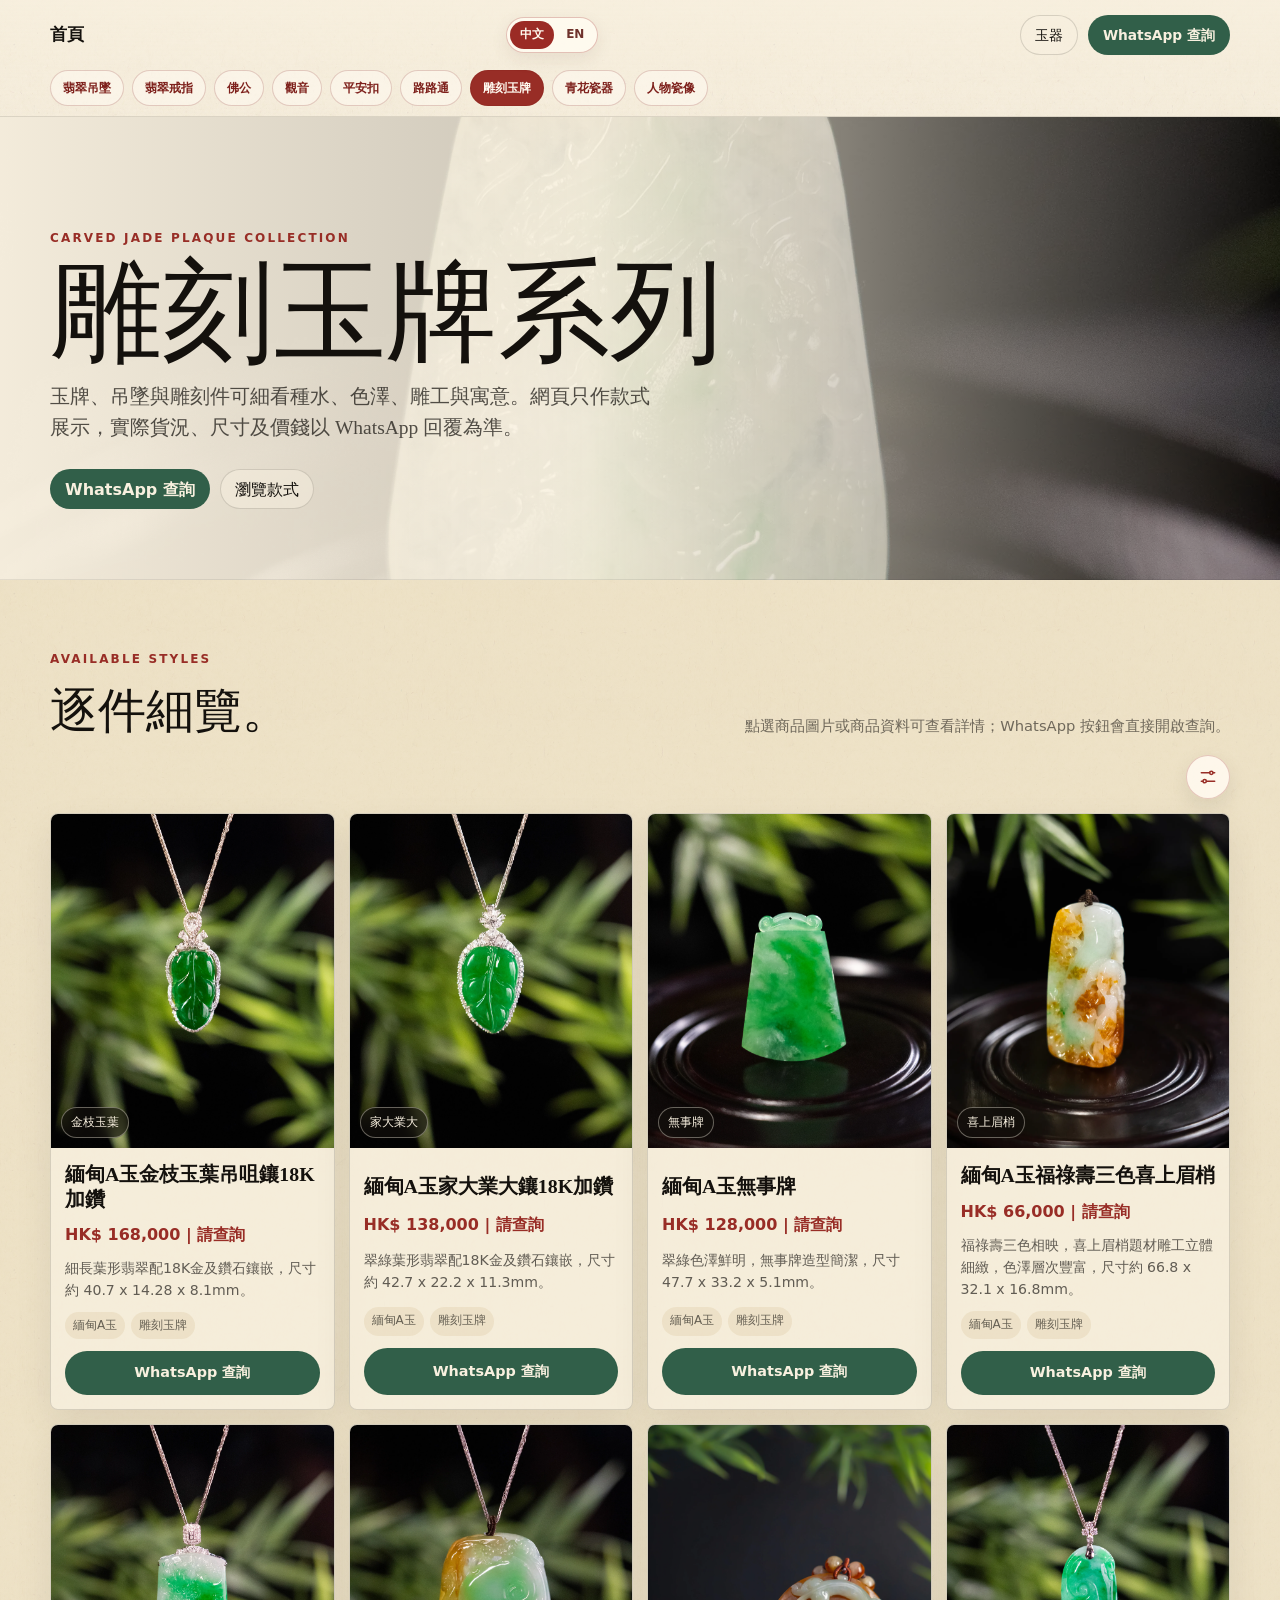
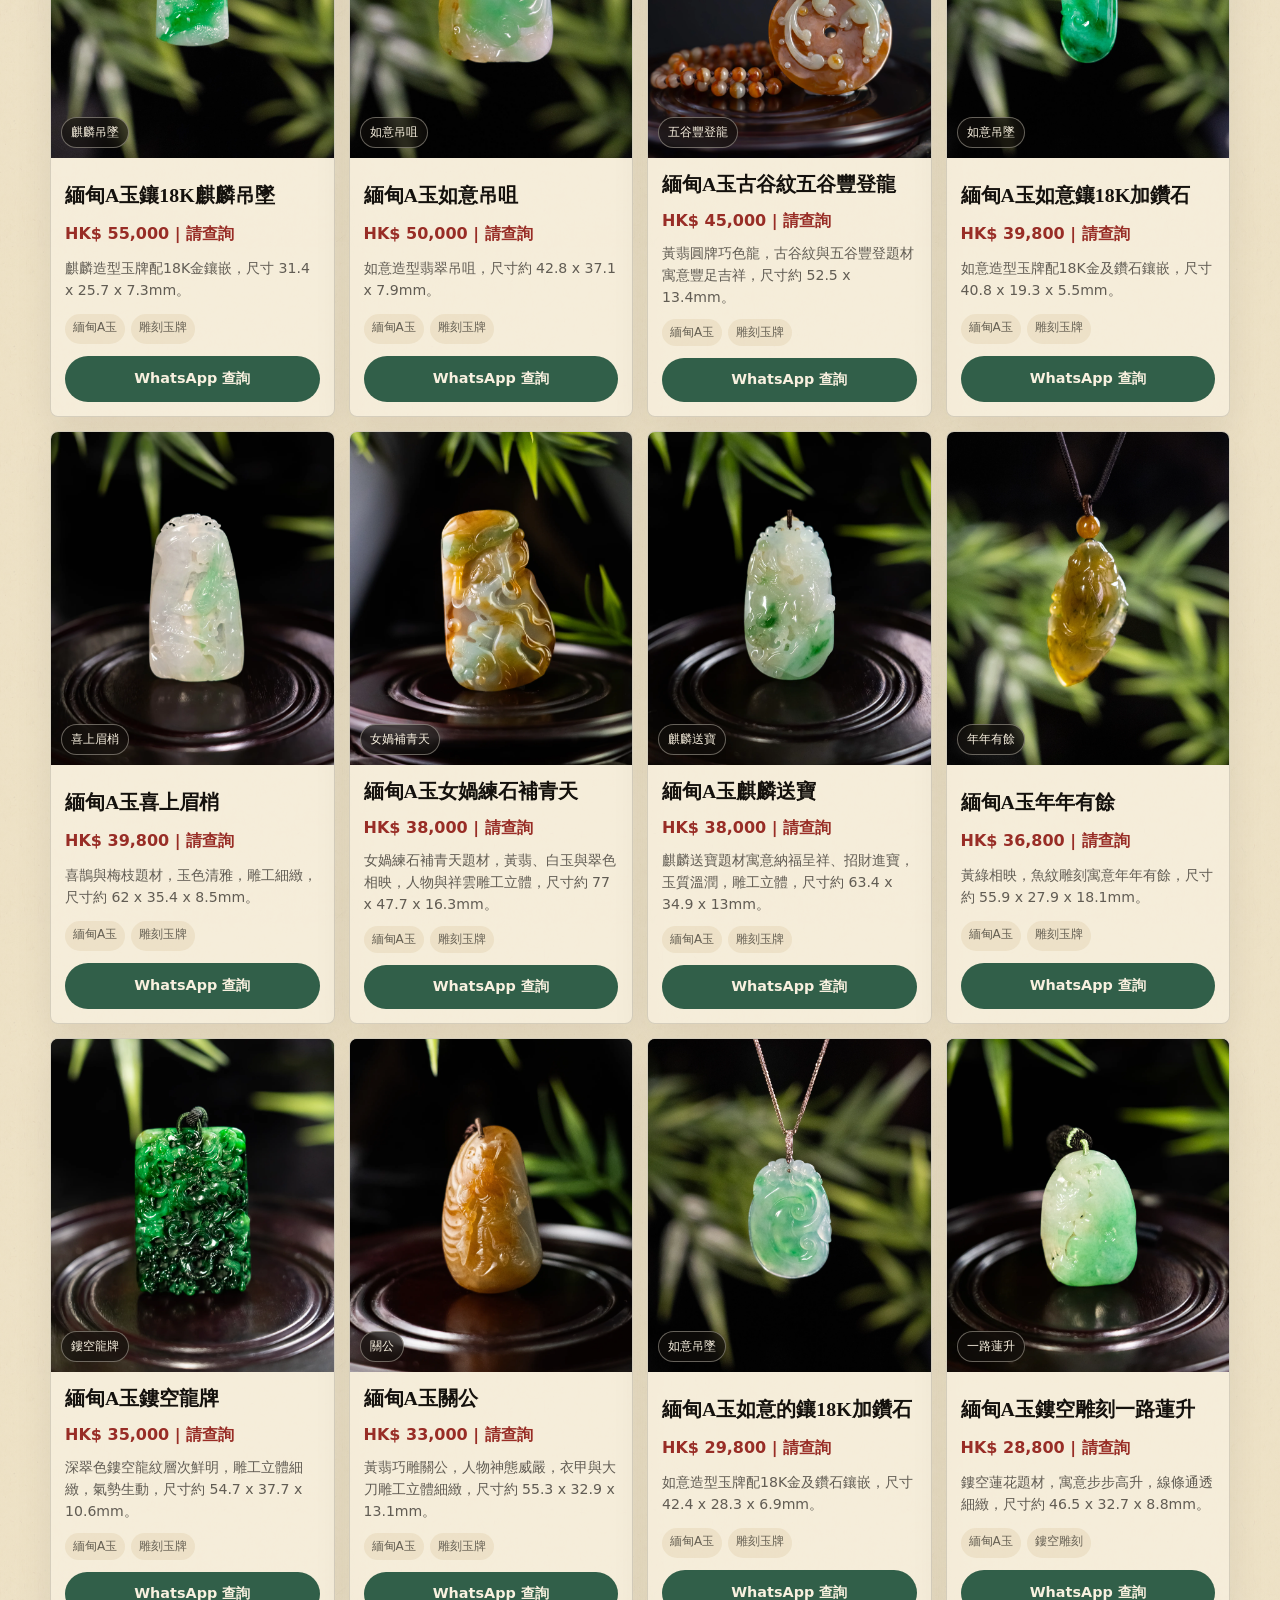
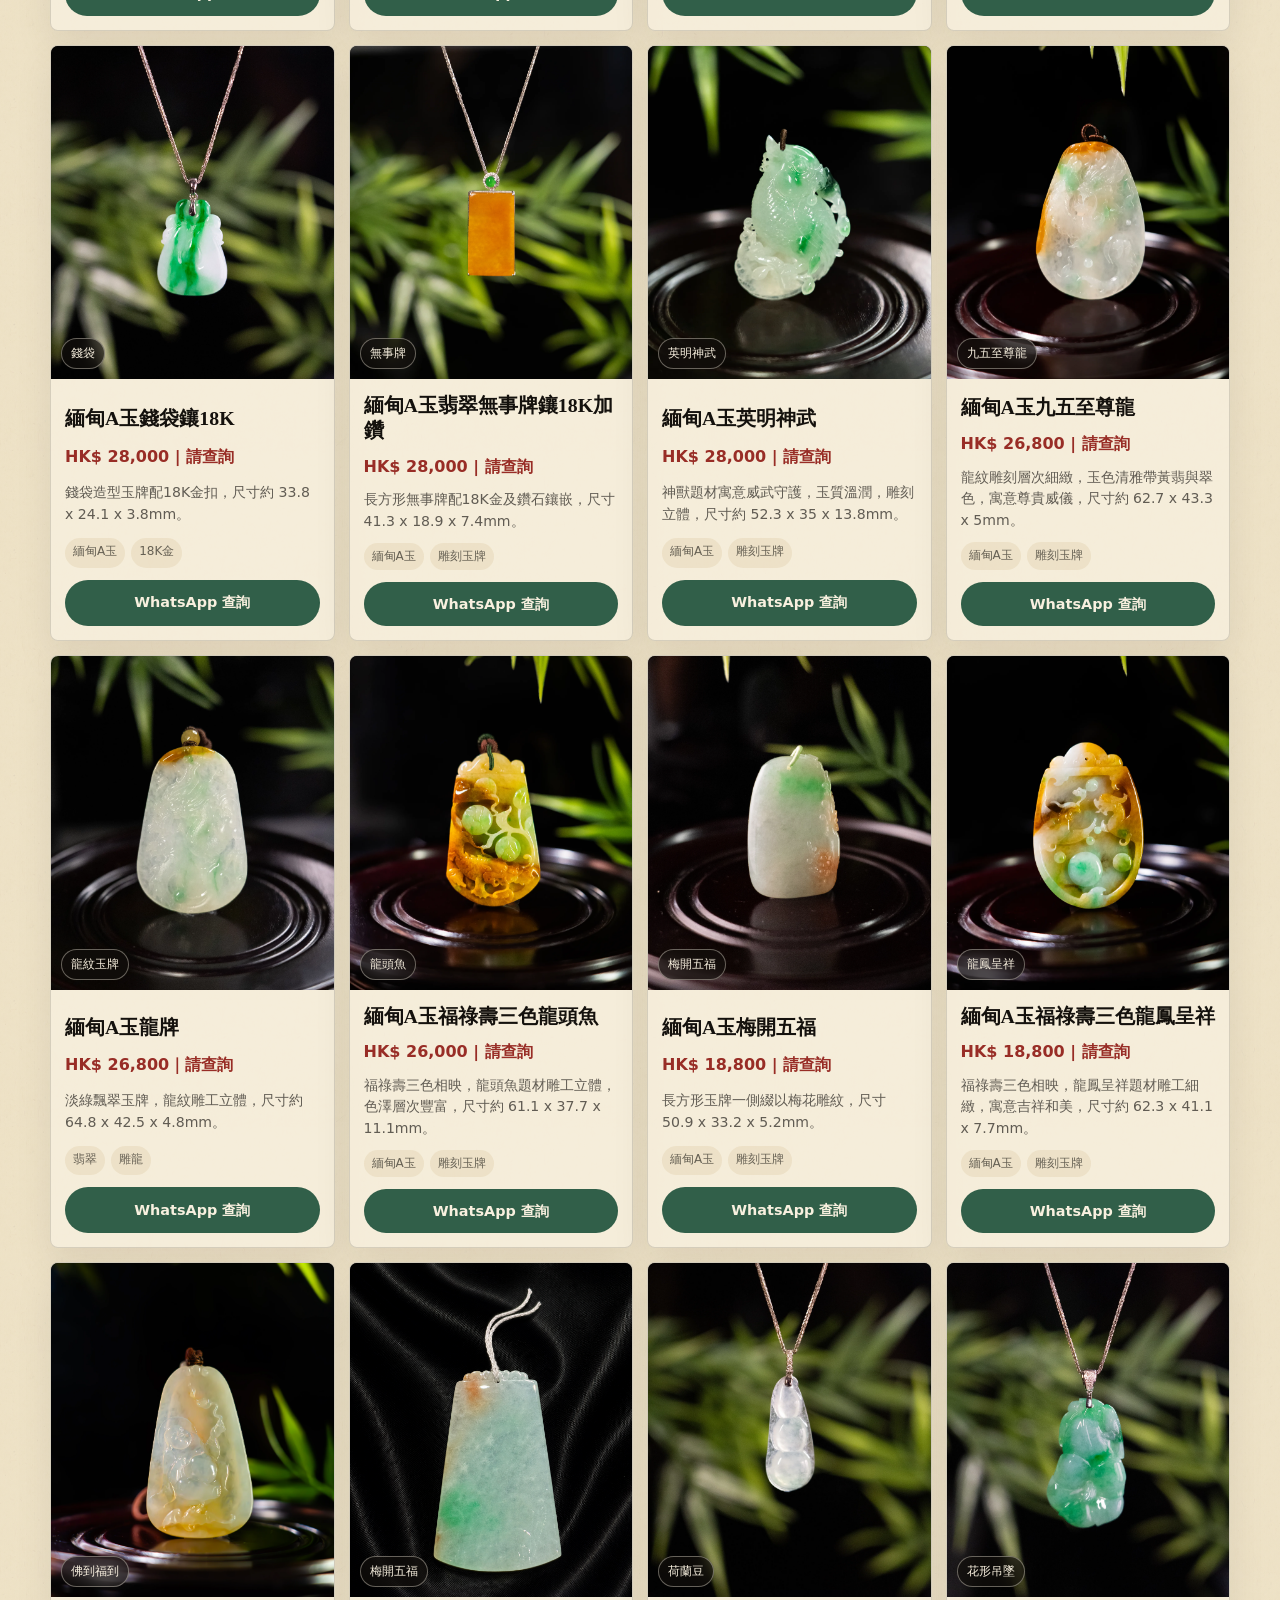
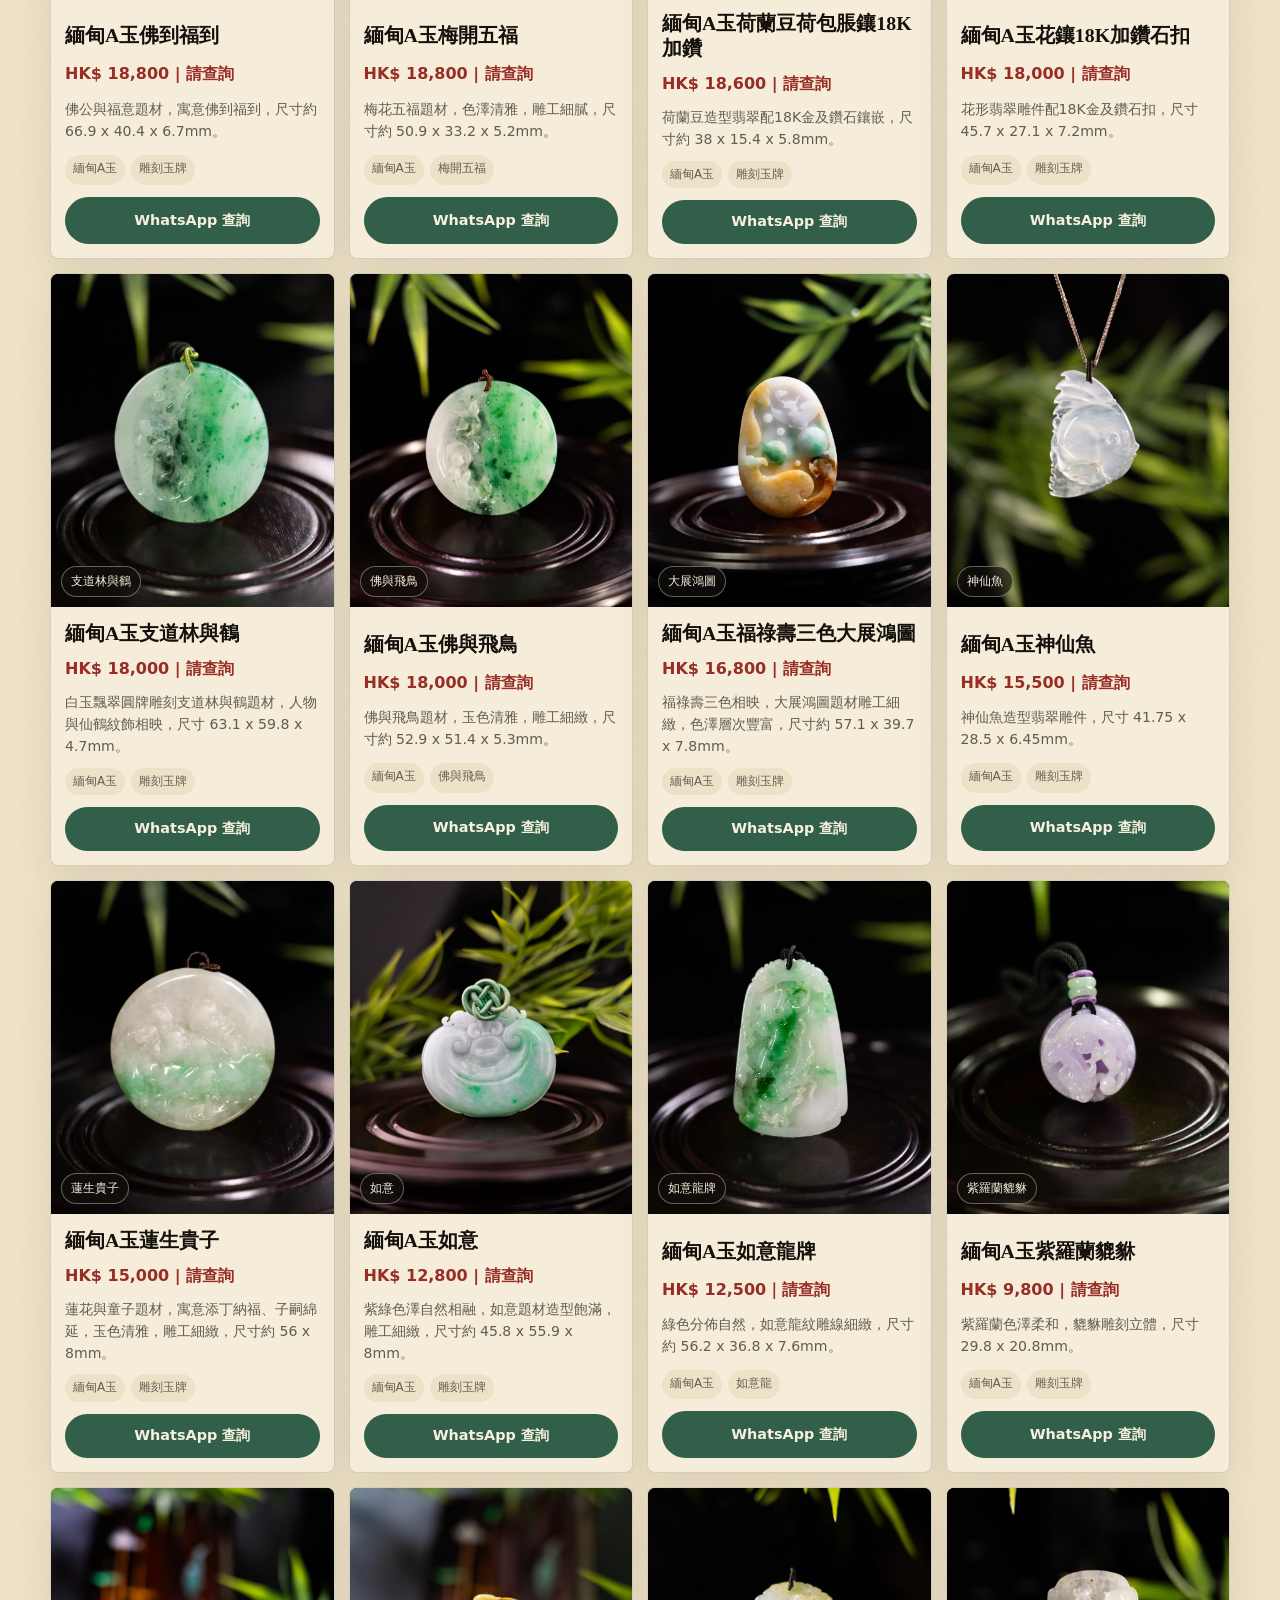
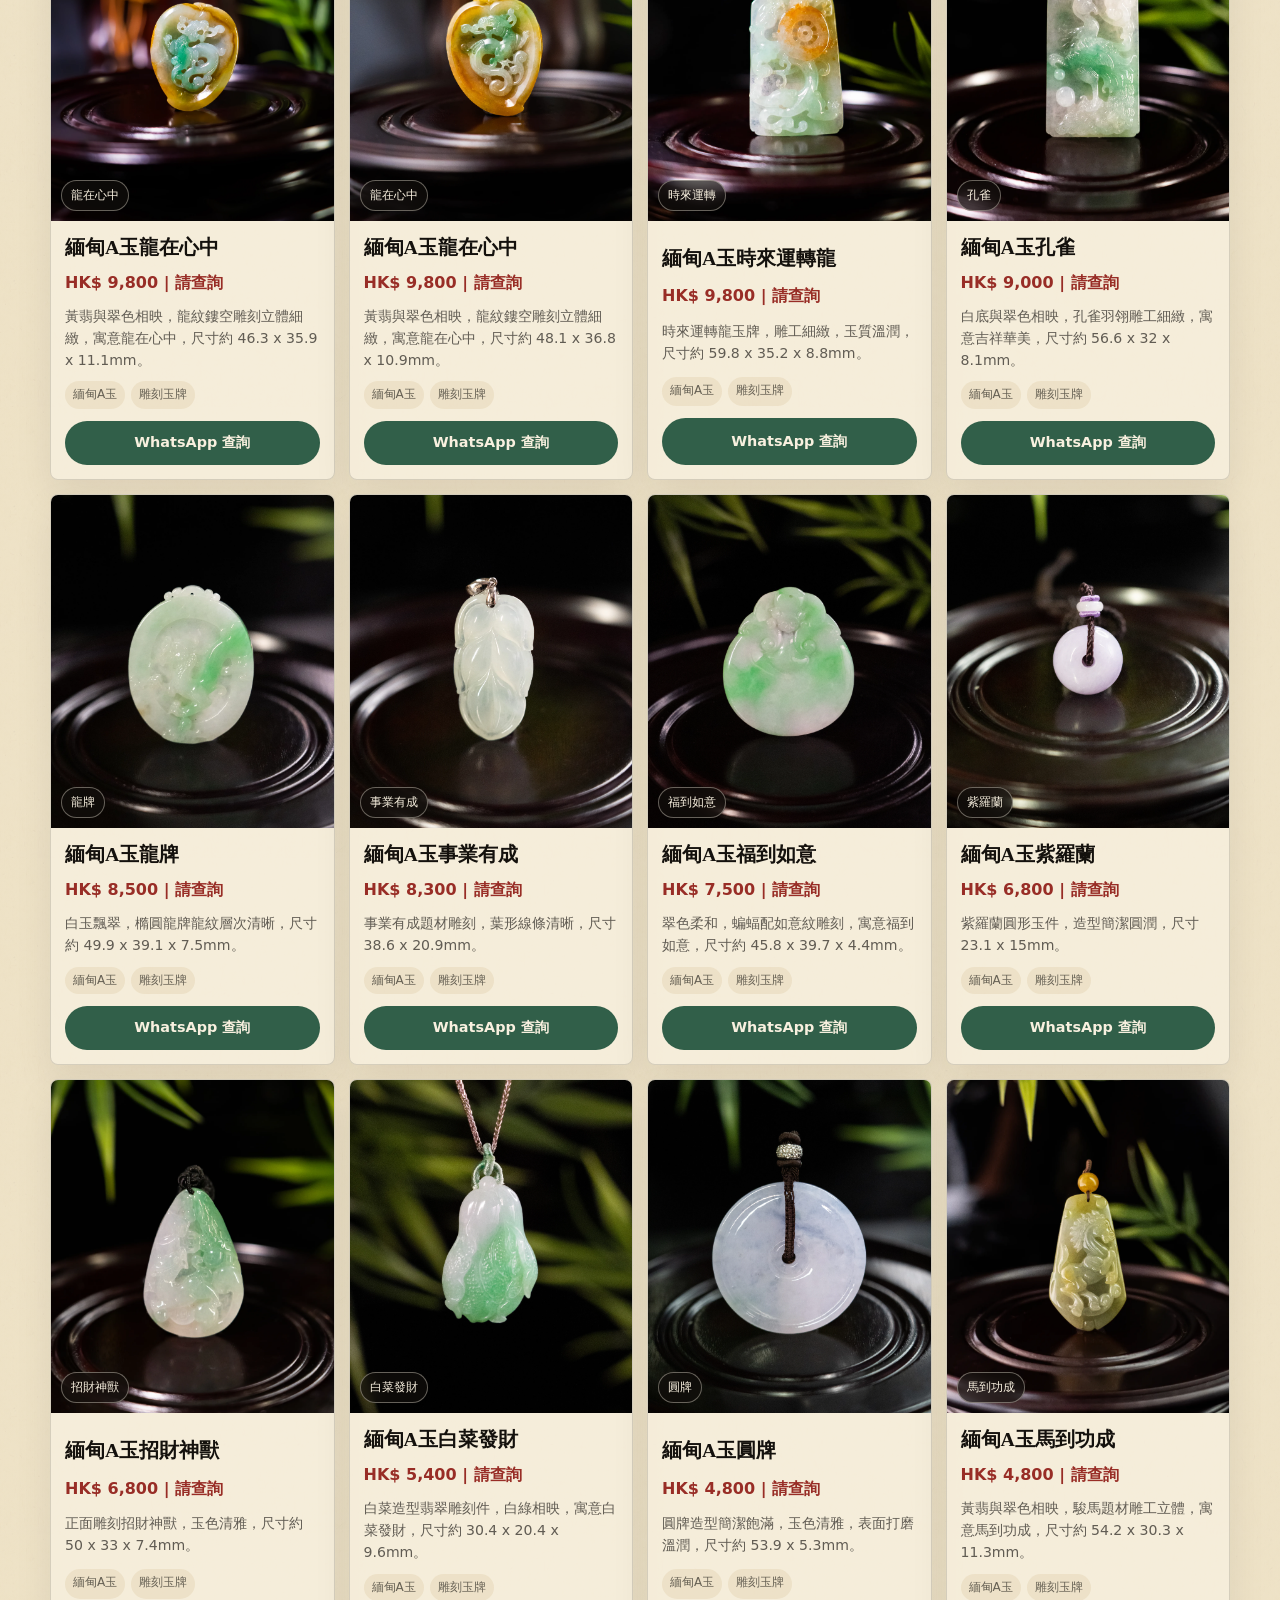
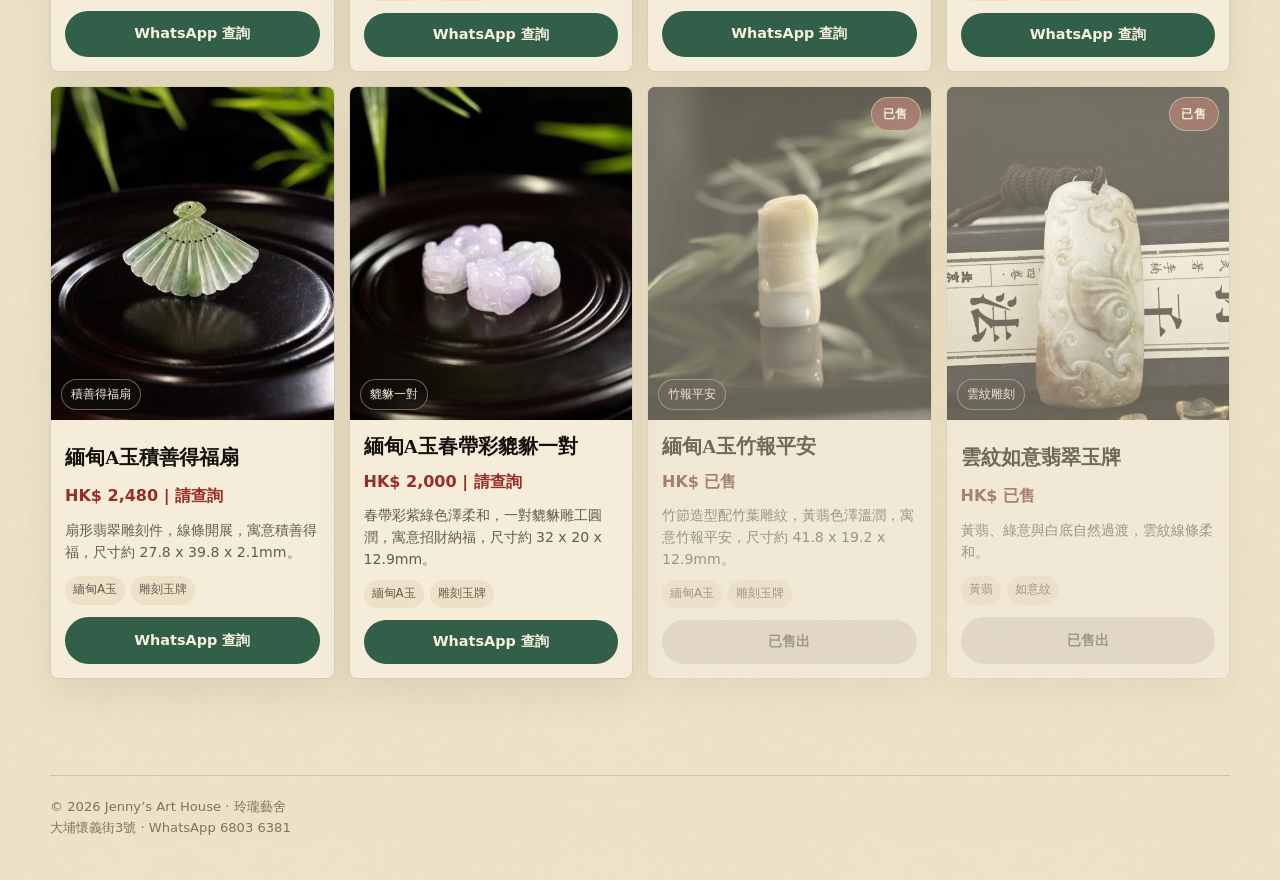
<file: jade-pendants.html>
<!doctype html>
<html lang="zh-Hant">
<head>
  <meta charset="utf-8">
  <meta name="viewport" content="width=device-width, initial-scale=1">
  <link rel="stylesheet" href="assets/catalog-controls.css">
  <meta name="description" content="Jenny’s Art House 玲瓏藝舍雕刻玉牌系列，展示多款翡翠玉牌、吊墜及雕刻件，可直接 WhatsApp 查詢。">
  <title>雕刻玉牌系列 | Jenny’s Art House 玲瓏藝舍</title>
  <style>
    :root {
      --ink: #14110d;
      --paper: #efe3c7;
      --paper-light: #f8f0df;
      --cinnabar: #982d26;
      --jade: #315f49;
      --line: rgba(20, 17, 13, .14);
      --shadow: 0 22px 60px rgba(23, 18, 14, .16);
    }

    * { box-sizing: border-box; }
    html { scroll-behavior: smooth; }

    body {
      margin: 0;
      color: var(--ink);
      background:
        linear-gradient(180deg, rgba(239, 227, 199, .9), rgba(239, 227, 199, .95)),
        url("assets/rice-paper-texture.webp") center / 760px auto repeat;
      font-family: "Noto Serif TC", "Songti TC", "PMingLiU", Georgia, serif;
      line-height: 1.6;
      -webkit-font-smoothing: antialiased;
    }

    a { color: inherit; text-decoration: none; }
    img { display: block; max-width: 100%; }

    .topbar {
      position: sticky;
      top: 0;
      z-index: 10;
      border-bottom: 1px solid rgba(20, 17, 13, .12);
      background:
        linear-gradient(180deg, rgba(248, 240, 223, .96), rgba(248, 240, 223, .86)),
        url("assets/rice-paper-texture.webp") center / 760px auto repeat;
      backdrop-filter: blur(16px);
    }

    .nav {
      display: flex;
      align-items: center;
      justify-content: space-between;
      gap: 14px;
      width: min(1180px, calc(100% - 28px));
      min-height: 70px;
      margin: 0 auto;
    }

    .brand {
      display: grid;
      gap: 2px;
      min-width: 0;
      font-size: 1.05rem;
      font-weight: 650;
      letter-spacing: .02em;
      line-height: 1.15;
    }

    .brand span {
      color: rgba(20, 17, 13, .58);
      font-family: "Noto Sans TC", system-ui, sans-serif;
      font-size: .74rem;
      font-weight: 500;
      letter-spacing: .08em;
    }

    .nav-actions,
    .category-shortcuts,
    .hero-buttons,
    .product-actions {
      font-family: "Noto Sans TC", system-ui, sans-serif;
    }

    .nav-actions {
      display: flex;
      align-items: center;
      gap: 10px;
      flex-shrink: 0;
      font-size: .86rem;
    }

    .nav-link,
    .whatsapp {
      display: inline-flex;
      align-items: center;
      justify-content: center;
      min-height: 40px;
      padding: 0 14px;
      border: 1px solid var(--line);
      border-radius: 999px;
      background: rgba(248, 240, 223, .5);
      white-space: nowrap;
    }

    .whatsapp {
      border-color: rgba(49, 95, 73, .35);
      color: #f8f0df;
      background: var(--jade);
      font-weight: 650;
    }

    .category-shortcuts {
      display: flex;
      gap: 8px;
      overflow-x: auto;
      width: min(1180px, calc(100% - 28px));
      margin: 0 auto;
      padding: 0 0 10px;
      scrollbar-width: none;
    }

    .category-shortcuts::-webkit-scrollbar { display: none; }

    .category-shortcuts a {
      flex: 0 0 auto;
      min-height: 34px;
      padding: 7px 12px;
      border: 1px solid rgba(126, 33, 28, .2);
      border-radius: 999px;
      color: #7e211c;
      background: rgba(255, 250, 240, .56);
      font-size: .78rem;
      font-weight: 650;
    }

    .category-shortcuts a[aria-current="page"] {
      color: #fffaf0;
      background: var(--cinnabar);
    }

    .hero {
      overflow: hidden;
      border-bottom: 1px solid rgba(20, 17, 13, .08);
      background:
        linear-gradient(90deg, rgba(248, 240, 223, .98) 0%, rgba(248, 240, 223, .82) 46%, rgba(20, 17, 13, .42) 100%),
      url("assets/jade-dragon-pendant-front.webp") right center / cover no-repeat;
    }

    .hero-inner,
    .section,
    .footer-inner {
      width: min(1180px, calc(100% - 28px));
      margin: 0 auto;
    }

    .hero-inner {
      padding: clamp(54px, 10vw, 112px) 0 clamp(38px, 7vw, 70px);
    }

    .eyebrow {
      margin: 0 0 14px;
      color: var(--cinnabar);
      font-family: "Noto Sans TC", system-ui, sans-serif;
      font-size: .75rem;
      font-weight: 700;
      letter-spacing: .18em;
      text-transform: uppercase;
    }

    h1, h2, h3, p { margin-top: 0; }

    h1 {
      max-width: 680px;
      margin-bottom: 18px;
      font-size: clamp(3rem, 11vw, 7rem);
      font-weight: 500;
      line-height: .9;
    }

    .lede {
      max-width: 610px;
      margin-bottom: 26px;
      color: rgba(20, 17, 13, .72);
      font-size: clamp(1rem, 2.2vw, 1.22rem);
    }

    .hero-buttons {
      display: flex;
      flex-wrap: wrap;
      gap: 10px;
    }

    .section {
      padding: clamp(34px, 6vw, 70px) 0;
    }

    .section-head {
      display: flex;
      align-items: end;
      justify-content: space-between;
      gap: 18px;
      margin-bottom: 18px;
    }

    .section-head h2 {
      margin-bottom: 0;
      font-size: clamp(1.8rem, 4vw, 3rem);
      font-weight: 500;
      line-height: 1.12;
    }

    .note {
      max-width: 500px;
      margin: 0;
      color: rgba(20, 17, 13, .58);
      font-family: "Noto Sans TC", system-ui, sans-serif;
      font-size: .92rem;
    }

    .product-grid {
      display: grid;
      grid-template-columns: repeat(2, minmax(0, 1fr));
      gap: 14px;
    }

    .product {
      display: grid;
      overflow: hidden;
      border: 1px solid var(--line);
      border-radius: 8px;
      background: rgba(248, 240, 223, .78);
      box-shadow: 0 16px 38px rgba(23, 18, 14, .08);
    }

    .product.is-sold {
      opacity: .58;
      filter: saturate(.58);
    }

    .product-image {
      position: relative;
      aspect-ratio: 1 / 1.18;
      overflow: hidden;
      background: #17120e;
    }

    .product-image img {
      width: 100%;
      height: 100%;
      object-fit: cover;
      transition: transform .5s ease;
    }

    .product:hover .product-image img { transform: scale(1.035); }

    .product.is-sold:hover .product-image img { transform: none; }

    .product.is-sold .product-image img {
      filter: grayscale(.38) brightness(1.08);
    }

    .badge {
      position: absolute;
      left: 10px;
      bottom: 10px;
      padding: 5px 9px;
      border: 1px solid rgba(248, 240, 223, .38);
      border-radius: 999px;
      color: #f8f0df;
      background: rgba(20, 17, 13, .64);
      font-family: "Noto Sans TC", system-ui, sans-serif;
      font-size: .74rem;
      backdrop-filter: blur(8px);
    }

    .sold-ribbon {
      position: absolute;
      top: 10px;
      right: 10px;
      z-index: 2;
      padding: 6px 11px;
      border: 1px solid rgba(248, 240, 223, .46);
      border-radius: 999px;
      color: #fffaf0;
      background: rgba(152, 45, 38, .92);
      font-family: "Noto Sans TC", system-ui, sans-serif;
      font-size: .78rem;
      font-weight: 800;
      letter-spacing: .08em;
      backdrop-filter: blur(8px);
    }

    .product-body {
      display: grid;
      gap: 10px;
      padding: 14px;
    }

    .product.has-detail .product-body {
      cursor: pointer;
    }

    .product.has-detail .product-body:hover .product-title {
      color: var(--cinnabar);
    }

    .product-title {
      margin: 0;
      font-size: clamp(1.05rem, 2.4vw, 1.24rem);
      font-weight: 600;
      line-height: 1.28;
    }

    .price {
      margin: 0;
      color: var(--cinnabar);
      font-family: "Noto Sans TC", system-ui, sans-serif;
      font-size: 1rem;
      font-weight: 800;
    }

    .desc {
      margin: 0;
      color: rgba(20, 17, 13, .66);
      font-family: "Noto Sans TC", system-ui, sans-serif;
      font-size: .88rem;
      line-height: 1.55;
    }

    .meta {
      display: flex;
      flex-wrap: wrap;
      gap: 6px;
      color: rgba(20, 17, 13, .62);
      font-family: "Noto Sans TC", system-ui, sans-serif;
      font-size: .75rem;
    }

    .meta span {
      padding: 4px 8px;
      border-radius: 999px;
      background: rgba(183, 137, 69, .12);
    }

    .product-actions {
      display: grid;
      gap: 8px;
      margin-top: 2px;
      font-size: .9rem;
    }

    .product-actions .whatsapp {
      width: 100%;
      min-height: 44px;
    }

    .sold-button {
      display: inline-flex;
      min-height: 44px;
      align-items: center;
      justify-content: center;
      border-radius: 999px;
      color: rgba(20, 17, 13, .58);
      background: rgba(20, 17, 13, .12);
      font-family: "Noto Sans TC", system-ui, sans-serif;
      font-weight: 800;
    }

    footer {
      padding: 26px 0 42px;
      color: rgba(20, 17, 13, .52);
      font-family: "Noto Sans TC", system-ui, sans-serif;
      font-size: .82rem;
    }

    .footer-inner {
      border-top: 1px solid var(--line);
      padding-top: 20px;
    }

    @media (min-width: 820px) {
      .product-grid { grid-template-columns: repeat(4, minmax(0, 1fr)); }
    }

    @media (max-width: 620px) {
      .nav { min-height: 64px; }
      .brand { font-size: .94rem; }
      .brand span { font-size: .68rem; }
      .nav-actions .nav-link { display: none; }
      .nav-actions .whatsapp {
        min-height: 38px;
        padding: 0 12px;
        font-size: .82rem;
      }
      .hero {
        background:
          linear-gradient(180deg, rgba(248, 240, 223, .96) 0%, rgba(248, 240, 223, .92) 54%, rgba(20, 17, 13, .16) 100%),
        url("assets/jade-dragon-pendant-front.webp") center bottom / cover no-repeat;
      }
      .hero-inner {
        min-height: 520px;
        padding-top: 42px;
      }
      .hero-buttons {
        align-items: stretch;
        flex-direction: column;
      }
      .hero-buttons a { width: 100%; }
      .section-head { display: grid; }
      .product-grid { grid-template-columns: 1fr; }
      .product {
        grid-template-columns: 42% 1fr;
        align-items: stretch;
      }
      .product-image {
        aspect-ratio: auto;
        min-height: 238px;
      }
      .product-body { padding: 12px; }
    }
  </style>
</head>
<body>
  <header class="topbar">
    <nav class="nav" aria-label="分類頁導航">
      <a class="brand" href="index.html#home">Jenny’s Art House<span>玲瓏藝舍 · 大埔懷義街3號</span></a>
      <div class="nav-actions">
        <a class="nav-link" href="index.html#jade">返回精選</a>
        <a class="whatsapp js-whatsapp" href="#" data-message="你好！我想查詢玲瓏藝舍的雕刻玉牌系列。">WhatsApp 查詢</a>
      </div>
    </nav>
    <div class="category-shortcuts" aria-label="商品分類捷徑">
      <a href="jade-necklaces.html">翡翠吊墜</a>
      <a href="jade-rings.html">翡翠戒指</a>
      <a href="jade-buddha.html">佛公</a>
      <a href="jade-buddha-guanyin.html">觀音</a>
      <a href="jade-peace-buckle.html">平安扣</a>
      <a href="jade-lulutong.html">路路通</a>
      <a href="jade-pendants.html" aria-current="page">雕刻玉牌</a>
      <a href="blue-white-porcelain.html">青花瓷器</a>
      <a href="porcelain-figures.html">人物瓷像</a>
    </div>
  </header>

  <main>
    <section class="hero">
      <div class="hero-inner">
        <p class="eyebrow">雕刻玉牌</p>
        <h1>雕刻玉牌系列</h1>
        <p class="lede">玉牌、吊墜與雕刻件可細看種水、色澤、雕工與寓意。網頁只作款式展示，實際貨況、尺寸及價錢以 WhatsApp 回覆為準。</p>
        <div class="hero-buttons">
          <a class="whatsapp js-whatsapp" href="#" data-message="你好！我在雕刻玉牌系列頁面看到款式，想了解現貨和價錢。">查詢現貨及價錢</a>
          <a class="nav-link" href="#products">瀏覽款式</a>
        </div>
      </div>
    </section>

    <section class="section" id="products">
      <div class="section-head">
        <div>
          <p class="eyebrow">款式一覽</p>
          <h2>按雕工與寓意細心挑選。</h2>
        </div>
        <p class="note">點選商品圖片或下方 WhatsApp 按鈕，訊息會自動帶入指定款式，方便直接查詢。</p>
      </div>

      <div class="product-grid">
        <article class="product">
          <a class="product-image" href="product-detail.html?id=jade-cabbage-fortune-5400" aria-label="查看緬甸A玉白菜發財詳情">
            <img src="assets/jade-cabbage-fortune-5400-front.webp" alt="緬甸A玉白菜發財正面" loading="eager">
            <span class="badge">白菜發財</span>
          </a>
          <div class="product-body">
            <h3 class="product-title">緬甸A玉白菜發財</h3>
            <p class="price">HK$ 5,400 | 請查詢</p>
            <p class="desc">白菜造型翡翠雕刻件，白綠相映，寓意白菜發財，尺寸約 30.4 x 20.4 x 9.6mm。</p>
            <div class="meta"><span>緬甸A玉</span><span>雕刻玉牌</span></div>
            <div class="product-actions"><a class="whatsapp js-whatsapp" href="#" data-message="你好！我想查詢「緬甸A玉白菜發財」約 30.4 x 20.4 x 9.6mm 款的現貨和價錢。">WhatsApp 查詢</a></div>
          </div>
        </article>

        <article class="product">
          <a class="product-image" href="product-detail.html?id=jade-virtue-fortune-fan-2480" aria-label="查看緬甸A玉積善得福扇詳情">
            <img src="assets/jade-virtue-fortune-fan-2480-front.webp" alt="緬甸A玉積善得福扇正面" loading="eager">
            <span class="badge">積善得福扇</span>
          </a>
          <div class="product-body">
            <h3 class="product-title">緬甸A玉積善得福扇</h3>
            <p class="price">HK$ 2,480 | 請查詢</p>
            <p class="desc">扇形翡翠雕刻件，線條開展，寓意積善得福，尺寸約 27.8 x 39.8 x 2.1mm。</p>
            <div class="meta"><span>緬甸A玉</span><span>雕刻玉牌</span></div>
            <div class="product-actions"><a class="whatsapp js-whatsapp" href="#" data-message="你好！我想查詢「緬甸A玉積善得福扇」約 27.8 x 39.8 x 2.1mm 款的現貨和價錢。">WhatsApp 查詢</a></div>
          </div>
        </article>

        <article class="product">
          <a class="product-image" href="product-detail.html?id=jade-ruyi-pendant-50000" aria-label="查看緬甸A玉如意吊咀詳情">
            <img src="assets/jade-ruyi-pendant-50000-front.webp" alt="緬甸A玉如意吊咀正面" loading="eager">
            <span class="badge">如意吊咀</span>
          </a>
          <div class="product-body">
            <h3 class="product-title">緬甸A玉如意吊咀</h3>
            <p class="price">HK$ 50,000 | 請查詢</p>
            <p class="desc">如意造型翡翠吊咀，尺寸約 42.8 x 37.1 x 7.9mm。</p>
            <div class="meta"><span>緬甸A玉</span><span>雕刻玉牌</span></div>
            <div class="product-actions"><a class="whatsapp js-whatsapp" href="#" data-message="你好！我想查詢「緬甸A玉如意吊咀」約 42.8 x 37.1 x 7.9mm 款的現貨和價錢。">WhatsApp 查詢</a></div>
          </div>
        </article>

        <article class="product">
          <a class="product-image" href="product-detail.html?id=jade-angelfish-15500" aria-label="查看緬甸A玉神仙魚詳情">
            <img src="assets/jade-angelfish-15500-front.webp" alt="緬甸A玉神仙魚正面" loading="eager">
            <span class="badge">神仙魚</span>
          </a>
          <div class="product-body">
            <h3 class="product-title">緬甸A玉神仙魚</h3>
            <p class="price">HK$ 15,500 | 請查詢</p>
            <p class="desc">神仙魚造型翡翠雕件，尺寸 41.75 x 28.5 x 6.45mm。</p>
            <div class="meta"><span>緬甸A玉</span><span>雕刻玉牌</span></div>
            <div class="product-actions"><a class="whatsapp js-whatsapp" href="#" data-message="你好！我想查詢「緬甸A玉神仙魚」41.75 x 28.5 x 6.45mm 款的現貨和價錢。">WhatsApp 查詢</a></div>
          </div>
        </article>

        <article class="product">
          <a class="product-image" href="product-detail.html?id=jade-snow-pea-pendant-18k-diamond-18600" aria-label="查看緬甸A玉荷蘭豆荷包脹鑲18K加鑽詳情">
            <img src="assets/jade-snow-pea-pendant-18k-diamond-18600-front.webp" alt="緬甸A玉荷蘭豆荷包脹鑲18K加鑽正面" loading="eager">
            <span class="badge">荷蘭豆</span>
          </a>
          <div class="product-body">
            <h3 class="product-title">緬甸A玉荷蘭豆荷包脹鑲18K加鑽</h3>
            <p class="price">HK$ 18,600 | 請查詢</p>
            <p class="desc">荷蘭豆造型翡翠配18K金及鑽石鑲嵌，尺寸約 38 x 15.4 x 5.8mm。</p>
            <div class="meta"><span>緬甸A玉</span><span>雕刻玉牌</span></div>
            <div class="product-actions"><a class="whatsapp js-whatsapp" href="#" data-message="你好！我想查詢「緬甸A玉荷蘭豆荷包脹鑲18K加鑽」約 38 x 15.4 x 5.8mm 款的現貨和價錢。">WhatsApp 查詢</a></div>
          </div>
        </article>

        <article class="product">
          <a class="product-image" href="product-detail.html?id=jade-flower-18k-diamond-bail-18000" aria-label="查看緬甸A玉花鑲18K加鑽石扣詳情">
            <img src="assets/jade-flower-18k-diamond-bail-18000-front.webp" alt="緬甸A玉花鑲18K加鑽石扣正面" loading="eager">
            <span class="badge">花形吊墜</span>
          </a>
          <div class="product-body">
            <h3 class="product-title">緬甸A玉花鑲18K加鑽石扣</h3>
            <p class="price">HK$ 18,000 | 請查詢</p>
            <p class="desc">花形翡翠雕件配18K金及鑽石扣，尺寸 45.7 x 27.1 x 7.2mm。</p>
            <div class="meta"><span>緬甸A玉</span><span>雕刻玉牌</span></div>
            <div class="product-actions"><a class="whatsapp js-whatsapp" href="#" data-message="你好！我想查詢「緬甸A玉花鑲18K加鑽石扣」45.7 x 27.1 x 7.2mm 款的現貨和價錢。">WhatsApp 查詢</a></div>
          </div>
        </article>

        <article class="product">
          <a class="product-image" href="product-detail.html?id=jade-golden-branch-leaf-18k-diamond-168000" aria-label="查看緬甸A玉金枝玉葉吊咀鑲18K加鑽詳情">
            <img src="assets/jade-golden-branch-leaf-18k-diamond-168000-front.webp" alt="緬甸A玉金枝玉葉吊咀鑲18K加鑽正面" loading="eager">
            <span class="badge">金枝玉葉</span>
          </a>
          <div class="product-body">
            <h3 class="product-title">緬甸A玉金枝玉葉吊咀鑲18K加鑽</h3>
            <p class="price">HK$ 168,000 | 請查詢</p>
            <p class="desc">細長葉形翡翠配18K金及鑽石鑲嵌，尺寸約 40.7 x 14.28 x 8.1mm。</p>
            <div class="meta"><span>緬甸A玉</span><span>雕刻玉牌</span></div>
            <div class="product-actions"><a class="whatsapp js-whatsapp" href="#" data-message="你好！我想查詢「緬甸A玉金枝玉葉吊咀鑲18K加鑽」約 40.7 x 14.28 x 8.1mm 款的現貨和價錢。">WhatsApp 查詢</a></div>
          </div>
        </article>

        <article class="product">
          <a class="product-image" href="product-detail.html?id=jade-family-business-18k-diamond-138000" aria-label="查看緬甸A玉家大業大鑲18K加鑽詳情">
            <img src="assets/jade-family-business-18k-diamond-138000-front.webp" alt="緬甸A玉家大業大鑲18K加鑽正面" loading="eager">
            <span class="badge">家大業大</span>
          </a>
          <div class="product-body">
            <h3 class="product-title">緬甸A玉家大業大鑲18K加鑽</h3>
            <p class="price">HK$ 138,000 | 請查詢</p>
            <p class="desc">翠綠葉形翡翠配18K金及鑽石鑲嵌，尺寸約 42.7 x 22.2 x 11.3mm。</p>
            <div class="meta"><span>緬甸A玉</span><span>雕刻玉牌</span></div>
            <div class="product-actions"><a class="whatsapp js-whatsapp" href="#" data-message="你好！我想查詢「緬甸A玉家大業大鑲18K加鑽」約 42.7 x 22.2 x 11.3mm 款的現貨和價錢。">WhatsApp 查詢</a></div>
          </div>
        </article>

        <article class="product">
          <a class="product-image" href="product-detail.html?id=jade-plum-five-blessings-18800" aria-label="查看緬甸A玉梅開五福詳情">
            <img src="assets/jade-plum-five-blessings-18800-front.webp" alt="緬甸A玉梅開五福正面" loading="eager">
            <span class="badge">梅開五福</span>
          </a>
          <div class="product-body">
            <h3 class="product-title">緬甸A玉梅開五福</h3>
            <p class="price">HK$ 18,800 | 請查詢</p>
            <p class="desc">長方形玉牌一側綴以梅花雕紋，尺寸 50.9 x 33.2 x 5.2mm。</p>
            <div class="meta"><span>緬甸A玉</span><span>雕刻玉牌</span></div>
            <div class="product-actions"><a class="whatsapp js-whatsapp" href="#" data-message="你好！我想查詢「緬甸A玉梅開五福」50.9 x 33.2 x 5.2mm 款的現貨和價錢。">WhatsApp 查詢</a></div>
          </div>
        </article>

        <article class="product">
          <a class="product-image" href="product-detail.html?id=jade-money-bag-18k-28000" aria-label="查看緬甸A玉錢袋鑲18K詳情">
            <img src="assets/jade-money-bag-18k-28000-front.webp" alt="緬甸A玉錢袋鑲18K正面" loading="eager">
            <span class="badge">錢袋</span>
          </a>
          <div class="product-body">
            <h3 class="product-title">緬甸A玉錢袋鑲18K</h3>
            <p class="price">HK$ 28,000 | 請查詢</p>
            <p class="desc">錢袋造型玉牌配18K金扣，尺寸約 33.8 x 24.1 x 3.8mm。</p>
            <div class="meta"><span>緬甸A玉</span><span>18K金</span></div>
            <div class="product-actions"><a class="whatsapp js-whatsapp" href="#" data-message="你好！我想查詢「緬甸A玉錢袋鑲18K」約 33.8 x 24.1 x 3.8mm 款的現貨和價錢。">WhatsApp 查詢</a></div>
          </div>
        </article>

        <article class="product">
          <a class="product-image" href="product-detail.html?id=jade-wushi-18k-diamond-28000" aria-label="查看緬甸A玉翡翠無事牌鑲18K加鑽詳情">
            <img src="assets/jade-wushi-18k-diamond-28000-front.webp" alt="緬甸A玉翡翠無事牌鑲18K加鑽正面" loading="eager">
            <span class="badge">無事牌</span>
          </a>
          <div class="product-body">
            <h3 class="product-title">緬甸A玉翡翠無事牌鑲18K加鑽</h3>
            <p class="price">HK$ 28,000 | 請查詢</p>
            <p class="desc">長方形無事牌配18K金及鑽石鑲嵌，尺寸 41.3 x 18.9 x 7.4mm。</p>
            <div class="meta"><span>緬甸A玉</span><span>雕刻玉牌</span></div>
            <div class="product-actions"><a class="whatsapp js-whatsapp" href="#" data-message="你好！我想查詢「緬甸A玉翡翠無事牌鑲18K加鑽」41.3 x 18.9 x 7.4mm 款的現貨和價錢。">WhatsApp 查詢</a></div>
          </div>
        </article>

        <article class="product">
          <a class="product-image" href="product-detail.html?id=jade-18k-ruyi-diamond-29800" aria-label="查看緬甸A玉如意的鑲18K加鑽石詳情">
            <img src="assets/jade-18k-ruyi-diamond-29800-front.webp" alt="緬甸A玉如意的鑲18K加鑽石正面" loading="eager">
            <span class="badge">如意吊墜</span>
          </a>
          <div class="product-body">
            <h3 class="product-title">緬甸A玉如意的鑲18K加鑽石</h3>
            <p class="price">HK$ 29,800 | 請查詢</p>
            <p class="desc">如意造型玉牌配18K金及鑽石鑲嵌，尺寸 42.4 x 28.3 x 6.9mm。</p>
            <div class="meta"><span>緬甸A玉</span><span>雕刻玉牌</span></div>
            <div class="product-actions"><a class="whatsapp js-whatsapp" href="#" data-message="你好！我想查詢「緬甸A玉如意的鑲18K加鑽石」42.4 x 28.3 x 6.9mm 款的現貨和價錢。">WhatsApp 查詢</a></div>
          </div>
        </article>

        <article class="product">
          <a class="product-image" href="product-detail.html?id=jade-18k-ruyi-diamond-39800" aria-label="查看緬甸A玉如意鑲18K加鑽石詳情">
            <img src="assets/jade-18k-ruyi-diamond-39800-front.webp" alt="緬甸A玉如意鑲18K加鑽石正面" loading="eager">
            <span class="badge">如意吊墜</span>
          </a>
          <div class="product-body">
            <h3 class="product-title">緬甸A玉如意鑲18K加鑽石</h3>
            <p class="price">HK$ 39,800 | 請查詢</p>
            <p class="desc">如意造型玉牌配18K金及鑽石鑲嵌，尺寸 40.8 x 19.3 x 5.5mm。</p>
            <div class="meta"><span>緬甸A玉</span><span>雕刻玉牌</span></div>
            <div class="product-actions"><a class="whatsapp js-whatsapp" href="#" data-message="你好！我想查詢「緬甸A玉如意鑲18K加鑽石」40.8 x 19.3 x 5.5mm 款的現貨和價錢。">WhatsApp 查詢</a></div>
          </div>
        </article>

        <article class="product">
          <a class="product-image" href="product-detail.html?id=jade-18k-qilin-pendant-55000" aria-label="查看緬甸A玉鑲18K麒麟吊墜詳情">
            <img src="assets/jade-18k-qilin-pendant-55000-front.webp" alt="緬甸A玉鑲18K麒麟吊墜正面" loading="eager">
            <span class="badge">麒麟吊墜</span>
          </a>
          <div class="product-body">
            <h3 class="product-title">緬甸A玉鑲18K麒麟吊墜</h3>
            <p class="price">HK$ 55,000 | 請查詢</p>
            <p class="desc">麒麟造型玉牌配18K金鑲嵌，尺寸 31.4 x 25.7 x 7.3mm。</p>
            <div class="meta"><span>緬甸A玉</span><span>雕刻玉牌</span></div>
            <div class="product-actions"><a class="whatsapp js-whatsapp" href="#" data-message="你好！我想查詢「緬甸A玉鑲18K麒麟吊墜」31.4 x 25.7 x 7.3mm 款的現貨和價錢。">WhatsApp 查詢</a></div>
          </div>
        </article>

        <article class="product">
          <a class="product-image" href="product-detail.html?id=jade-career-success-8300" aria-label="查看緬甸A玉事業有成詳情">
            <img src="assets/jade-career-success-8300-front.webp" alt="緬甸A玉事業有成正面" loading="eager">
            <span class="badge">事業有成</span>
          </a>
          <div class="product-body">
            <h3 class="product-title">緬甸A玉事業有成</h3>
            <p class="price">HK$ 8,300 | 請查詢</p>
            <p class="desc">事業有成題材雕刻，葉形線條清晰，尺寸 38.6 x 20.9mm。</p>
            <div class="meta"><span>緬甸A玉</span><span>雕刻玉牌</span></div>
            <div class="product-actions"><a class="whatsapp js-whatsapp" href="#" data-message="你好！我想查詢「緬甸A玉事業有成」38.6 x 20.9mm 款的現貨和價錢。">WhatsApp 查詢</a></div>
          </div>
        </article>

        <article class="product">
          <a class="product-image" href="product-detail.html?id=jade-lavender-pixiu-9800" aria-label="查看緬甸A玉紫羅蘭貔貅詳情">
            <img src="assets/jade-lavender-pixiu-9800-front.webp" alt="緬甸A玉紫羅蘭貔貅正面" loading="eager">
            <span class="badge">紫羅蘭貔貅</span>
          </a>
          <div class="product-body">
            <h3 class="product-title">緬甸A玉紫羅蘭貔貅</h3>
            <p class="price">HK$ 9,800 | 請查詢</p>
            <p class="desc">紫羅蘭色澤柔和，貔貅雕刻立體，尺寸 29.8 x 20.8mm。</p>
            <div class="meta"><span>緬甸A玉</span><span>雕刻玉牌</span></div>
            <div class="product-actions"><a class="whatsapp js-whatsapp" href="#" data-message="你好！我想查詢「緬甸A玉紫羅蘭貔貅」29.8 x 20.8mm 款的現貨和價錢。">WhatsApp 查詢</a></div>
          </div>
        </article>

        <article class="product">
          <a class="product-image" href="product-detail.html?id=jade-lavender-6800" aria-label="查看緬甸A玉紫羅蘭 23.1mm 款詳情">
            <img src="assets/jade-lavender-6800-front.webp" alt="緬甸A玉紫羅蘭 23.1mm 款正面" loading="eager">
            <span class="badge">紫羅蘭</span>
          </a>
          <div class="product-body">
            <h3 class="product-title">緬甸A玉紫羅蘭</h3>
            <p class="price">HK$ 6,800 | 請查詢</p>
            <p class="desc">紫羅蘭圓形玉件，造型簡潔圓潤，尺寸 23.1 x 15mm。</p>
            <div class="meta"><span>緬甸A玉</span><span>雕刻玉牌</span></div>
            <div class="product-actions"><a class="whatsapp js-whatsapp" href="#" data-message="你好！我想查詢「緬甸A玉紫羅蘭」23.1 x 15mm 款的現貨和價錢。">WhatsApp 查詢</a></div>
          </div>
        </article>

        <article class="product">
          <a class="product-image" href="product-detail.html?id=jade-zhidaolin-crane-plaque" aria-label="查看緬甸A玉支道林與鶴詳情">
            <img src="assets/jade-zhidaolin-crane-plaque-front.webp" alt="緬甸A玉支道林與鶴正面" loading="eager">
            <span class="badge">支道林與鶴</span>
          </a>
          <div class="product-body">
            <h3 class="product-title">緬甸A玉支道林與鶴</h3>
            <p class="price">HK$ 18,000 | 請查詢</p>
            <p class="desc">白玉飄翠圓牌雕刻支道林與鶴題材，人物與仙鶴紋飾相映，尺寸 63.1 x 59.8 x 4.7mm。</p>
            <div class="meta"><span>緬甸A玉</span><span>雕刻玉牌</span></div>
            <div class="product-actions"><a class="whatsapp js-whatsapp" href="#" data-message="你好！我想查詢「緬甸A玉支道林與鶴」63.1 x 59.8 x 4.7mm 款的現貨和價錢。">WhatsApp 查詢</a></div>
          </div>
        </article>

        <article class="product">
          <a class="product-image" href="product-detail.html?id=jade-fortune-ruyi-plaque" aria-label="查看緬甸A玉福到如意詳情">
            <img src="assets/jade-fortune-ruyi-plaque-front.webp" alt="緬甸A玉福到如意正面" loading="eager">
            <span class="badge">福到如意</span>
          </a>
          <div class="product-body">
            <h3 class="product-title">緬甸A玉福到如意</h3>
            <p class="price">HK$ 7,500 | 請查詢</p>
            <p class="desc">翠色柔和，蝙蝠配如意紋雕刻，寓意福到如意，尺寸約 45.8 x 39.7 x 4.4mm。</p>
            <div class="meta"><span>緬甸A玉</span><span>雕刻玉牌</span></div>
            <div class="product-actions"><a class="whatsapp js-whatsapp" href="#" data-message="你好！我想查詢「緬甸A玉福到如意」45.8 x 39.7 x 4.4mm 款的現貨和價錢。">WhatsApp 查詢</a></div>
          </div>
        </article>

        <article class="product">
          <a class="product-image" href="product-detail.html?id=jade-dragon-plaque-8500" aria-label="查看緬甸A玉龍牌 49.9mm 款詳情">
            <img src="assets/jade-dragon-plaque-8500-front.webp" alt="緬甸A玉龍牌 49.9mm 款正面" loading="lazy">
            <span class="badge">龍牌</span>
          </a>
          <div class="product-body">
            <h3 class="product-title">緬甸A玉龍牌</h3>
            <p class="price">HK$ 8,500 | 請查詢</p>
            <p class="desc">白玉飄翠，橢圓龍牌龍紋層次清晰，尺寸約 49.9 x 39.1 x 7.5mm。</p>
            <div class="meta"><span>緬甸A玉</span><span>雕刻玉牌</span></div>
            <div class="product-actions"><a class="whatsapp js-whatsapp" href="#" data-message="你好！我想查詢「緬甸A玉龍牌」49.9 x 39.1 x 7.5mm 款的現貨和價錢。">WhatsApp 查詢</a></div>
          </div>
        </article>

        <article class="product">
          <a class="product-image" href="product-detail.html?id=jade-ancient-grain-harvest-dragon" aria-label="查看緬甸A玉古谷紋五谷豐登龍詳情">
            <img src="assets/jade-ancient-grain-harvest-dragon-front.webp" alt="緬甸A玉古谷紋五谷豐登龍正面" loading="lazy">
            <span class="badge">五谷豐登龍</span>
          </a>
          <div class="product-body">
            <h3 class="product-title">緬甸A玉古谷紋五谷豐登龍</h3>
            <p class="price">HK$ 45,000 | 請查詢</p>
            <p class="desc">黃翡圓牌巧色龍，古谷紋與五谷豐登題材寓意豐足吉祥，尺寸約 52.5 x 13.4mm。</p>
            <div class="meta"><span>緬甸A玉</span><span>雕刻玉牌</span></div>
            <div class="product-actions"><a class="whatsapp js-whatsapp" href="#" data-message="你好！我想查詢「緬甸A玉古谷紋五谷豐登龍」52.5 x 13.4mm 款的現貨和價錢。">WhatsApp 查詢</a></div>
          </div>
        </article>

        <article class="product">
          <a class="product-image" href="product-detail.html?id=jade-openwork-dragon-plaque" aria-label="查看緬甸A玉鏤空龍牌詳情">
            <img src="assets/jade-openwork-dragon-plaque-front.webp" alt="緬甸A玉鏤空龍牌正面" loading="lazy">
            <span class="badge">鏤空龍牌</span>
          </a>
          <div class="product-body">
            <h3 class="product-title">緬甸A玉鏤空龍牌</h3>
            <p class="price">HK$ 35,000 | 請查詢</p>
            <p class="desc">深翠色鏤空龍紋層次鮮明，雕工立體細緻，氣勢生動，尺寸約 54.7 x 37.7 x 10.6mm。</p>
            <div class="meta"><span>緬甸A玉</span><span>雕刻玉牌</span></div>
            <div class="product-actions"><a class="whatsapp js-whatsapp" href="#" data-message="你好！我想查詢「緬甸A玉鏤空龍牌」54.7 x 37.7 x 10.6mm 款的現貨和價錢。">WhatsApp 查詢</a></div>
          </div>
        </article>

        <article class="product">
          <a class="product-image" href="product-detail.html?id=jade-three-color-magpie-plum-plaque" aria-label="查看緬甸A玉福祿壽三色喜上眉梢詳情">
            <img src="assets/jade-three-color-magpie-plum-front.webp" alt="緬甸A玉福祿壽三色喜上眉梢正面" loading="lazy">
            <span class="badge">喜上眉梢</span>
          </a>
          <div class="product-body">
            <h3 class="product-title">緬甸A玉福祿壽三色喜上眉梢</h3>
            <p class="price">HK$ 66,000 | 請查詢</p>
            <p class="desc">福祿壽三色相映，喜上眉梢題材雕工立體細緻，色澤層次豐富，尺寸約 66.8 x 32.1 x 16.8mm。</p>
            <div class="meta"><span>緬甸A玉</span><span>雕刻玉牌</span></div>
            <div class="product-actions"><a class="whatsapp js-whatsapp" href="#" data-message="你好！我想查詢「緬甸A玉福祿壽三色喜上眉梢」66.8 x 32.1 x 16.8mm 款的現貨和價錢。">WhatsApp 查詢</a></div>
          </div>
        </article>

        <article class="product">
          <a class="product-image" href="product-detail.html?id=jade-ruyi-plaque" aria-label="查看緬甸A玉如意詳情">
            <img src="assets/jade-ruyi-plaque-front-v3.webp" alt="緬甸A玉如意新正面相" loading="lazy">
            <span class="badge">如意</span>
          </a>
          <div class="product-body">
            <h3 class="product-title">緬甸A玉如意</h3>
            <p class="price">HK$ 12,800 | 請查詢</p>
            <p class="desc">紫綠色澤自然相融，如意題材造型飽滿，雕工細緻，尺寸約 45.8 x 55.9 x 8mm。</p>
            <div class="meta"><span>緬甸A玉</span><span>雕刻玉牌</span></div>
            <div class="product-actions"><a class="whatsapp js-whatsapp" href="#" data-message="你好！我想查詢「緬甸A玉如意」的現貨、尺寸和價錢。">WhatsApp 查詢</a></div>
          </div>
        </article>

        <article class="product">
          <a class="product-image" href="product-detail.html?id=jade-spring-pixiu-pair" aria-label="查看緬甸A玉春帶彩貔貅一對詳情">
            <img src="assets/jade-spring-pixiu-pair-angle.webp" alt="緬甸A玉春帶彩貔貅一對展示相" loading="eager">
            <span class="badge">貔貅一對</span>
          </a>
          <div class="product-body">
            <h3 class="product-title">緬甸A玉春帶彩貔貅一對</h3>
            <p class="price">HK$ 2,000 | 請查詢</p>
            <p class="desc">春帶彩紫綠色澤柔和，一對貔貅雕工圓潤，寓意招財納福，尺寸約 32 x 20 x 12.9mm。</p>
            <div class="meta"><span>緬甸A玉</span><span>雕刻玉牌</span></div>
            <div class="product-actions"><a class="whatsapp js-whatsapp" href="#" data-message="你好！我想查詢「緬甸A玉春帶彩貔貅一對」的現貨、尺寸和價錢。">WhatsApp 查詢</a></div>
          </div>
        </article>

        <article class="product">
          <a class="product-image" href="product-detail.html?id=jade-nuwa-mends-sky-plaque" aria-label="查看緬甸A玉女媧練石補青天詳情">
            <img src="assets/jade-nuwa-mends-sky-front.webp" alt="緬甸A玉女媧練石補青天正面" loading="eager">
            <span class="badge">女媧補青天</span>
          </a>
          <div class="product-body">
            <h3 class="product-title">緬甸A玉女媧練石補青天</h3>
            <p class="price">HK$ 38,000 | 請查詢</p>
            <p class="desc">女媧練石補青天題材，黃翡、白玉與翠色相映，人物與祥雲雕工立體，尺寸約 77 x 47.7 x 16.3mm。</p>
            <div class="meta"><span>緬甸A玉</span><span>雕刻玉牌</span></div>
            <div class="product-actions"><a class="whatsapp js-whatsapp" href="#" data-message="你好！我想查詢「緬甸A玉女媧練石補青天」的現貨、尺寸和價錢。">WhatsApp 查詢</a></div>
          </div>
        </article>

        <article class="product">
          <a class="product-image" href="product-detail.html?id=jade-round-plaque" aria-label="查看緬甸A玉圓牌詳情">
            <img src="assets/jade-round-plaque-front.webp" alt="緬甸A玉圓牌正面" loading="eager">
            <span class="badge">圓牌</span>
          </a>
          <div class="product-body">
            <h3 class="product-title">緬甸A玉圓牌</h3>
            <p class="price">HK$ 4,800 | 請查詢</p>
            <p class="desc">圓牌造型簡潔飽滿，玉色清雅，表面打磨溫潤，尺寸約 53.9 x 5.3mm。</p>
            <div class="meta"><span>緬甸A玉</span><span>雕刻玉牌</span></div>
            <div class="product-actions"><a class="whatsapp js-whatsapp" href="#" data-message="你好！我想查詢「緬甸A玉圓牌」的現貨、尺寸和價錢。">WhatsApp 查詢</a></div>
          </div>
        </article>

        <article class="product">
          <a class="product-image" href="product-detail.html?id=jade-horse-success-plaque" aria-label="查看緬甸A玉馬到功成詳情">
            <img src="assets/jade-horse-success-front.webp" alt="緬甸A玉馬到功成正面" loading="eager">
            <span class="badge">馬到功成</span>
          </a>
          <div class="product-body">
            <h3 class="product-title">緬甸A玉馬到功成</h3>
            <p class="price">HK$ 4,800 | 請查詢</p>
            <p class="desc">黃翡與翠色相映，駿馬題材雕工立體，寓意馬到功成，尺寸約 54.2 x 30.3 x 11.3mm。</p>
            <div class="meta"><span>緬甸A玉</span><span>雕刻玉牌</span></div>
            <div class="product-actions"><a class="whatsapp js-whatsapp" href="#" data-message="你好！我想查詢「緬甸A玉馬到功成」的現貨、尺寸和價錢。">WhatsApp 查詢</a></div>
          </div>
        </article>

        <article class="product">
          <a class="product-image" href="product-detail.html?id=jade-peacock-plaque" aria-label="查看緬甸A玉孔雀詳情">
            <img src="assets/jade-peacock-plaque-front.webp" alt="緬甸A玉孔雀正面" loading="eager">
            <span class="badge">孔雀</span>
          </a>
          <div class="product-body">
            <h3 class="product-title">緬甸A玉孔雀</h3>
            <p class="price">HK$ 9,000 | 請查詢</p>
            <p class="desc">白底與翠色相映，孔雀羽翎雕工細緻，寓意吉祥華美，尺寸約 56.6 x 32 x 8.1mm。</p>
            <div class="meta"><span>緬甸A玉</span><span>雕刻玉牌</span></div>
            <div class="product-actions"><a class="whatsapp js-whatsapp" href="#" data-message="你好！我想查詢「緬甸A玉孔雀」的現貨、尺寸和價錢。">WhatsApp 查詢</a></div>
          </div>
        </article>

        <article class="product">
          <a class="product-image" href="product-detail.html?id=jade-guan-gong-plaque" aria-label="查看緬甸A玉關公詳情">
            <img src="assets/jade-guan-gong-front.webp" alt="緬甸A玉關公正面" loading="eager">
            <span class="badge">關公</span>
          </a>
          <div class="product-body">
            <h3 class="product-title">緬甸A玉關公</h3>
            <p class="price">HK$ 33,000 | 請查詢</p>
            <p class="desc">黃翡巧雕關公，人物神態威嚴，衣甲與大刀雕工立體細緻，尺寸約 55.3 x 32.9 x 13.1mm。</p>
            <div class="meta"><span>緬甸A玉</span><span>雕刻玉牌</span></div>
            <div class="product-actions"><a class="whatsapp js-whatsapp" href="#" data-message="你好！我想查詢「緬甸A玉關公」的現貨、尺寸和價錢。">WhatsApp 查詢</a></div>
          </div>
        </article>

        <article class="product">
          <a class="product-image" href="product-detail.html?id=jade-dragon-in-heart-46-plaque" aria-label="查看緬甸A玉龍在心中 46.3mm 款詳情">
            <img src="assets/jade-dragon-in-heart-46-front.webp" alt="緬甸A玉龍在心中 46.3mm 款正面" loading="eager">
            <span class="badge">龍在心中</span>
          </a>
          <div class="product-body">
            <h3 class="product-title">緬甸A玉龍在心中</h3>
            <p class="price">HK$ 9,800 | 請查詢</p>
            <p class="desc">黃翡與翠色相映，龍紋鏤空雕刻立體細緻，寓意龍在心中，尺寸約 46.3 x 35.9 x 11.1mm。</p>
            <div class="meta"><span>緬甸A玉</span><span>雕刻玉牌</span></div>
            <div class="product-actions"><a class="whatsapp js-whatsapp" href="#" data-message="你好！我想查詢「緬甸A玉龍在心中」46.3 x 35.9 x 11.1mm 款的現貨和價錢。">WhatsApp 查詢</a></div>
          </div>
        </article>

        <article class="product">
          <a class="product-image" href="product-detail.html?id=jade-dragon-in-heart-plaque" aria-label="查看緬甸A玉龍在心中詳情">
            <img src="assets/jade-dragon-in-heart-front.webp" alt="緬甸A玉龍在心中正面" loading="eager">
            <span class="badge">龍在心中</span>
          </a>
          <div class="product-body">
            <h3 class="product-title">緬甸A玉龍在心中</h3>
            <p class="price">HK$ 9,800 | 請查詢</p>
            <p class="desc">黃翡與翠色相映，龍紋鏤空雕刻立體細緻，寓意龍在心中，尺寸約 48.1 x 36.8 x 10.9mm。</p>
            <div class="meta"><span>緬甸A玉</span><span>雕刻玉牌</span></div>
            <div class="product-actions"><a class="whatsapp js-whatsapp" href="#" data-message="你好！我想查詢「緬甸A玉龍在心中」的現貨、尺寸和價錢。">WhatsApp 查詢</a></div>
          </div>
        </article>

        <article class="product">
          <a class="product-image" href="product-detail.html?id=jade-three-color-dragon-head-fish-plaque" aria-label="查看緬甸A玉福祿壽三色龍頭魚詳情">
            <img src="assets/jade-three-color-dragon-head-fish-front.webp" alt="緬甸A玉福祿壽三色龍頭魚正面" loading="eager">
            <span class="badge">龍頭魚</span>
          </a>
          <div class="product-body">
            <h3 class="product-title">緬甸A玉福祿壽三色龍頭魚</h3>
            <p class="price">HK$ 26,000 | 請查詢</p>
            <p class="desc">福祿壽三色相映，龍頭魚題材雕工立體，色澤層次豐富，尺寸約 61.1 x 37.7 x 11.1mm。</p>
            <div class="meta"><span>緬甸A玉</span><span>雕刻玉牌</span></div>
            <div class="product-actions"><a class="whatsapp js-whatsapp" href="#" data-message="你好！我想查詢「緬甸A玉福祿壽三色龍頭魚」的現貨、尺寸和價錢。">WhatsApp 查詢</a></div>
          </div>
        </article>

        <article class="product">
          <a class="product-image" href="product-detail.html?id=jade-three-color-dragon-phoenix-plaque" aria-label="查看緬甸A玉福祿壽三色龍鳳呈祥詳情">
            <img src="assets/jade-three-color-dragon-phoenix-front.webp" alt="緬甸A玉福祿壽三色龍鳳呈祥正面" loading="eager">
            <span class="badge">龍鳳呈祥</span>
          </a>
          <div class="product-body">
            <h3 class="product-title">緬甸A玉福祿壽三色龍鳳呈祥</h3>
            <p class="price">HK$ 18,800 | 請查詢</p>
            <p class="desc">福祿壽三色相映，龍鳳呈祥題材雕工細緻，寓意吉祥和美，尺寸約 62.3 x 41.1 x 7.7mm。</p>
            <div class="meta"><span>緬甸A玉</span><span>雕刻玉牌</span></div>
            <div class="product-actions"><a class="whatsapp js-whatsapp" href="#" data-message="你好！我想查詢「緬甸A玉福祿壽三色龍鳳呈祥」的現貨、尺寸和價錢。">WhatsApp 查詢</a></div>
          </div>
        </article>

        <article class="product">
          <a class="product-image" href="product-detail.html?id=jade-three-color-grand-prospects-plaque" aria-label="查看緬甸A玉福祿壽三色大展鴻圖詳情">
            <img src="assets/jade-three-color-grand-prospects-front.webp" alt="緬甸A玉福祿壽三色大展鴻圖正面" loading="eager">
            <span class="badge">大展鴻圖</span>
          </a>
          <div class="product-body">
            <h3 class="product-title">緬甸A玉福祿壽三色大展鴻圖</h3>
            <p class="price">HK$ 16,800 | 請查詢</p>
            <p class="desc">福祿壽三色相映，大展鴻圖題材雕工細緻，色澤層次豐富，尺寸約 57.1 x 39.7 x 7.8mm。</p>
            <div class="meta"><span>緬甸A玉</span><span>雕刻玉牌</span></div>
            <div class="product-actions"><a class="whatsapp js-whatsapp" href="#" data-message="你好！我想查詢「緬甸A玉福祿壽三色大展鴻圖」的現貨、尺寸和價錢。">WhatsApp 查詢</a></div>
          </div>
        </article>

        <article class="product is-sold">
          <div class="product-image">
            <img src="assets/jade-bamboo-peace-front.webp" alt="已售緬甸A玉竹報平安" loading="lazy">
            <span class="sold-ribbon">已售</span>
            <span class="badge">竹報平安</span>
          </div>
          <div class="product-body">
            <h3 class="product-title">緬甸A玉竹報平安</h3>
            <p class="price">HK$ 已售</p>
            <p class="desc">竹節造型配竹葉雕紋，黃翡色澤溫潤，寓意竹報平安，尺寸約 41.8 x 19.2 x 12.9mm。</p>
            <div class="meta"><span>緬甸A玉</span><span>雕刻玉牌</span></div>
            <div class="product-actions"><span class="sold-button">已售出</span></div>
          </div>
        </article>

        <article class="product">
          <a class="product-image" href="product-detail.html?id=jade-nine-five-supreme-dragon-plaque" aria-label="查看緬甸A玉九五至尊龍詳情">
            <img src="assets/jade-nine-five-supreme-dragon-front.webp" alt="緬甸A玉九五至尊龍正面" loading="eager">
            <span class="badge">九五至尊龍</span>
          </a>
          <div class="product-body">
            <h3 class="product-title">緬甸A玉九五至尊龍</h3>
            <p class="price">HK$ 26,800 | 請查詢</p>
            <p class="desc">龍紋雕刻層次細緻，玉色清雅帶黃翡與翠色，寓意尊貴威儀，尺寸約 62.7 x 43.3 x 5mm。</p>
            <div class="meta"><span>緬甸A玉</span><span>雕刻玉牌</span></div>
            <div class="product-actions"><a class="whatsapp js-whatsapp" href="#" data-message="你好！我想查詢「緬甸A玉九五至尊龍」的現貨、尺寸和價錢。">WhatsApp 查詢</a></div>
          </div>
        </article>

        <article class="product">
          <a class="product-image" href="product-detail.html?id=jade-buddha-blessing-plaque" aria-label="查看緬甸A玉佛到福到詳情">
            <img src="assets/jade-buddha-blessing-plaque-front.webp" alt="緬甸A玉佛到福到正面" loading="eager">
            <span class="badge">佛到福到</span>
          </a>
          <div class="product-body">
            <h3 class="product-title">緬甸A玉佛到福到</h3>
            <p class="price">HK$ 18,800 | 請查詢</p>
            <p class="desc">佛公與福意題材，寓意佛到福到，尺寸約 66.9 x 40.4 x 6.7mm。</p>
            <div class="meta"><span>緬甸A玉</span><span>雕刻玉牌</span></div>
            <div class="product-actions"><a class="whatsapp js-whatsapp" href="#" data-message="你好！我想查詢「緬甸A玉佛到福到」的現貨、尺寸和價錢。">WhatsApp 查詢</a></div>
          </div>
        </article>

        <article class="product">
          <a class="product-image" href="product-detail.html?id=jade-fish-abundance-plaque" aria-label="查看緬甸A玉年年有餘詳情">
            <img src="assets/jade-fish-abundance-plaque-front.webp" alt="緬甸A玉年年有餘正面" loading="eager">
            <span class="badge">年年有餘</span>
          </a>
          <div class="product-body">
            <h3 class="product-title">緬甸A玉年年有餘</h3>
            <p class="price">HK$ 36,800 | 請查詢</p>
            <p class="desc">黃綠相映，魚紋雕刻寓意年年有餘，尺寸約 55.9 x 27.9 x 18.1mm。</p>
            <div class="meta"><span>緬甸A玉</span><span>雕刻玉牌</span></div>
            <div class="product-actions"><a class="whatsapp js-whatsapp" href="#" data-message="你好！我想查詢「緬甸A玉年年有餘」的現貨、尺寸和價錢。">WhatsApp 查詢</a></div>
          </div>
        </article>

        <article class="product">
          <a class="product-image" href="product-detail.html?id=jade-qilin-treasure-plaque" aria-label="查看緬甸A玉麒麟送寶詳情">
            <img src="assets/jade-qilin-treasure-plaque-front.webp" alt="緬甸A玉麒麟送寶正面" loading="eager">
            <span class="badge">麒麟送寶</span>
          </a>
          <div class="product-body">
            <h3 class="product-title">緬甸A玉麒麟送寶</h3>
            <p class="price">HK$ 38,000 | 請查詢</p>
            <p class="desc">麒麟送寶題材寓意納福呈祥、招財進寶，玉質溫潤，雕工立體，尺寸約 63.4 x 34.9 x 13mm。</p>
            <div class="meta"><span>緬甸A玉</span><span>雕刻玉牌</span></div>
            <div class="product-actions"><a class="whatsapp js-whatsapp" href="#" data-message="你好！我想查詢「緬甸A玉麒麟送寶」的現貨、尺寸和價錢。">WhatsApp 查詢</a></div>
          </div>
        </article>

        <article class="product">
          <a class="product-image" href="product-detail.html?id=jade-lotus-child-blessing-plaque" aria-label="查看緬甸A玉蓮生貴子詳情">
            <img src="assets/jade-lotus-child-blessing-plaque-front.webp" alt="緬甸A玉蓮生貴子正面" loading="eager">
            <span class="badge">蓮生貴子</span>
          </a>
          <div class="product-body">
            <h3 class="product-title">緬甸A玉蓮生貴子</h3>
            <p class="price">HK$ 15,000 | 請查詢</p>
            <p class="desc">蓮花與童子題材，寓意添丁納福、子嗣綿延，玉色清雅，雕工細緻，尺寸約 56 x 8mm。</p>
            <div class="meta"><span>緬甸A玉</span><span>雕刻玉牌</span></div>
            <div class="product-actions"><a class="whatsapp js-whatsapp" href="#" data-message="你好！我想查詢「緬甸A玉蓮生貴子」的現貨、尺寸和價錢。">WhatsApp 查詢</a></div>
          </div>
        </article>

        <article class="product">
          <a class="product-image" href="product-detail.html?id=jade-heroic-plaque" aria-label="查看緬甸A玉英明神武詳情">
          <img src="assets/jade-heroic-plaque-front.webp" alt="緬甸A玉英明神武正面" loading="eager">
            <span class="badge">英明神武</span>
          </a>
          <div class="product-body">
            <h3 class="product-title">緬甸A玉英明神武</h3>
            <p class="price">HK$ 28,000 | 請查詢</p>
            <p class="desc">神獸題材寓意威武守護，玉質溫潤，雕刻立體，尺寸約 52.3 x 35 x 13.8mm。</p>
            <div class="meta"><span>緬甸A玉</span><span>雕刻玉牌</span></div>
            <div class="product-actions"><a class="whatsapp js-whatsapp" href="#" data-message="你好！我想查詢「緬甸A玉英明神武」的現貨、尺寸和價錢。">WhatsApp 查詢</a></div>
          </div>
        </article>

        <article class="product">
          <a class="product-image" href="product-detail.html?id=jade-lotus-rise-plaque" aria-label="查看緬甸A玉鏤空雕刻一路蓮升詳情">
            <img src="assets/jade-lotus-rise-plaque-front.webp" alt="緬甸A玉鏤空雕刻一路蓮升正面" loading="eager">
            <span class="badge">一路蓮升</span>
          </a>
          <div class="product-body">
            <h3 class="product-title">緬甸A玉鏤空雕刻一路蓮升</h3>
            <p class="price">HK$ 28,800 | 請查詢</p>
            <p class="desc">鏤空蓮花題材，寓意步步高升，線條通透細緻，尺寸約 46.5 x 32.7 x 8.8mm。</p>
            <div class="meta"><span>緬甸A玉</span><span>鏤空雕刻</span></div>
            <div class="product-actions"><a class="whatsapp js-whatsapp" href="#" data-message="你好！我想查詢「緬甸A玉鏤空雕刻一路蓮升」的現貨、尺寸和價錢。">WhatsApp 查詢</a></div>
          </div>
        </article>

        <article class="product">
          <a class="product-image" href="product-detail.html?id=jade-plum-five-blessings-plaque" aria-label="查看緬甸A玉梅開五福詳情">
            <img src="assets/jade-plum-five-blessings-front.png" alt="緬甸A玉梅開五福正面" loading="eager">
            <span class="badge">梅開五福</span>
          </a>
          <div class="product-body">
            <h3 class="product-title">緬甸A玉梅開五福</h3>
            <p class="price">HK$ 18,800 | 請查詢</p>
            <p class="desc">梅花五福題材，色澤清雅，雕工細膩，尺寸約 50.9 x 33.2 x 5.2mm。</p>
            <div class="meta"><span>緬甸A玉</span><span>梅開五福</span></div>
            <div class="product-actions"><a class="whatsapp js-whatsapp" href="#" data-message="你好！我想查詢「緬甸A玉梅開五福」的現貨、尺寸和價錢。">WhatsApp 查詢</a></div>
          </div>
        </article>

        <article class="product">
          <a class="product-image" href="product-detail.html?id=jade-buddha-bird-plaque" aria-label="查看緬甸A玉佛與飛鳥詳情">
            <img src="assets/jade-buddha-bird-front.webp" alt="緬甸A玉佛與飛鳥正面" loading="eager">
            <span class="badge">佛與飛鳥</span>
          </a>
          <div class="product-body">
            <h3 class="product-title">緬甸A玉佛與飛鳥</h3>
            <p class="price">HK$ 18,000 | 請查詢</p>
            <p class="desc">佛與飛鳥題材，玉色清雅，雕工細緻，尺寸約 52.9 x 51.4 x 5.3mm。</p>
            <div class="meta"><span>緬甸A玉</span><span>佛與飛鳥</span></div>
            <div class="product-actions"><a class="whatsapp js-whatsapp" href="#" data-message="你好！我想查詢「緬甸A玉佛與飛鳥」的現貨、尺寸和價錢。">WhatsApp 查詢</a></div>
          </div>
        </article>

        <article class="product">
          <a class="product-image" href="product-detail.html?id=jade-happy-magpie-plaque" aria-label="查看緬甸A玉喜上眉梢詳情">
            <img src="assets/jade-happy-magpie-front.webp" alt="緬甸A玉喜上眉梢正面" loading="eager">
            <span class="badge">喜上眉梢</span>
          </a>
          <div class="product-body">
            <h3 class="product-title">緬甸A玉喜上眉梢</h3>
            <p class="price">HK$ 39,800 | 請查詢</p>
            <p class="desc">喜鵲與梅枝題材，玉色清雅，雕工細緻，尺寸約 62 x 35.4 x 8.5mm。</p>
            <div class="meta"><span>緬甸A玉</span><span>雕刻玉牌</span></div>
            <div class="product-actions"><a class="whatsapp js-whatsapp" href="#" data-message="你好！我想查詢「緬甸A玉喜上眉梢」的現貨、尺寸和價錢。">WhatsApp 查詢</a></div>
          </div>
        </article>

        <article class="product">
          <a class="product-image" href="product-detail.html?id=jade-timeluck-dragon-pendant" aria-label="查看緬甸A玉時來運轉龍詳情">
            <img src="assets/jade-timeluck-dragon-front.webp" alt="緬甸A玉時來運轉龍正面" loading="eager">
            <span class="badge">時來運轉</span>
          </a>
          <div class="product-body">
            <h3 class="product-title">緬甸A玉時來運轉龍</h3>
            <p class="price">HK$ 9,800 | 請查詢</p>
            <p class="desc">時來運轉龍玉牌，雕工細緻，玉質溫潤，尺寸約 59.8 x 35.2 x 8.8mm。</p>
            <div class="meta"><span>緬甸A玉</span><span>雕刻玉牌</span></div>
            <div class="product-actions"><a class="whatsapp js-whatsapp" href="#" data-message="你好！我想查詢「緬甸A玉時來運轉龍」的現貨、尺寸和價錢。">WhatsApp 查詢</a></div>
          </div>
        </article>

        <article class="product">
          <a class="product-image" href="product-detail.html?id=jade-wealth-beast-pendant" aria-label="查看緬甸A玉招財神獸詳情">
            <img src="assets/jade-wealth-beast-front.webp" alt="緬甸A玉招財神獸正面" loading="eager">
            <span class="badge">招財神獸</span>
          </a>
          <div class="product-body">
            <h3 class="product-title">緬甸A玉招財神獸</h3>
            <p class="price">HK$ 6,800 | 請查詢</p>
            <p class="desc">正面雕刻招財神獸，玉色清雅，尺寸約 50 x 33 x 7.4mm。</p>
            <div class="meta"><span>緬甸A玉</span><span>雕刻玉牌</span></div>
            <div class="product-actions"><a class="whatsapp js-whatsapp" href="#" data-message="你好！我想查詢「緬甸A玉招財神獸」的現貨、尺寸和價錢。">WhatsApp 查詢</a></div>
          </div>
        </article>

        <article class="product">
          <a class="product-image" href="product-detail.html?id=jade-dragon-pendant" aria-label="查看緬甸A玉龍牌詳情">
            <img src="assets/jade-dragon-pendant-front.webp" alt="緬甸A玉龍牌正面" loading="eager">
            <span class="badge">龍紋玉牌</span>
          </a>
          <div class="product-body">
            <h3 class="product-title">緬甸A玉龍牌</h3>
            <p class="price">HK$ 26,800｜請查詢</p>
            <p class="desc">淡綠飄翠玉牌，龍紋雕工立體，尺寸約 64.8 x 42.5 x 4.8mm。</p>
            <div class="meta"><span>翡翠</span><span>雕龍</span></div>
            <div class="product-actions"><a class="whatsapp js-whatsapp" href="#" data-message="你好！我想查詢「緬甸A玉龍牌」的現貨、尺寸和價錢。">WhatsApp 查詢</a></div>
          </div>
        </article>

        <article class="product">
          <a class="product-image" href="product-detail.html?id=jade-ruyi-dragon-pendant" aria-label="查看緬甸A玉如意龍牌詳情">
            <img src="assets/jade-ruyi-dragon-pendant-front.webp" alt="緬甸A玉如意龍牌正面" loading="lazy">
            <span class="badge">如意龍牌</span>
          </a>
          <div class="product-body">
            <h3 class="product-title">緬甸A玉如意龍牌</h3>
            <p class="price">HK$ 12,500｜請查詢</p>
            <p class="desc">綠色分佈自然，如意龍紋雕線細緻，尺寸約 56.2 x 36.8 x 7.6mm。</p>
            <div class="meta"><span>緬甸A玉</span><span>如意龍</span></div>
            <div class="product-actions"><a class="whatsapp js-whatsapp" href="#" data-message="你好！我想查詢「緬甸A玉如意龍牌」的現貨、尺寸和價錢。">WhatsApp 查詢</a></div>
          </div>
        </article>

        <article class="product">
          <a class="product-image" href="product-detail.html?id=jade-wushi-plaque-128000" aria-label="查看緬甸A玉無事牌詳情">
            <img src="assets/jade-wushi-plaque-128000-front.webp" alt="緬甸A玉無事牌正面" loading="lazy">
            <span class="badge">無事牌</span>
          </a>
          <div class="product-body">
            <h3 class="product-title">緬甸A玉無事牌</h3>
            <p class="price">HK$ 128,000 | 請查詢</p>
            <p class="desc">翠綠色澤鮮明，無事牌造型簡潔，尺寸 47.7 x 33.2 x 5.1mm。</p>
            <div class="meta"><span>緬甸A玉</span><span>雕刻玉牌</span></div>
            <div class="product-actions"><a class="whatsapp js-whatsapp" href="#" data-message="你好！我想查詢「緬甸A玉無事牌」47.7 x 33.2 x 5.1mm 款的現貨和價錢。">WhatsApp 查詢</a></div>
          </div>
        </article>

        <article class="product is-sold">
          <div class="product-image">
            <img src="assets/pendant-cloud.webp" alt="已售雲紋如意翡翠玉牌" loading="lazy">
            <span class="sold-ribbon">已售</span>
            <span class="badge">雲紋雕刻</span>
          </div>
          <div class="product-body">
            <h3 class="product-title">雲紋如意翡翠玉牌</h3>
            <p class="price">HK$ 已售</p>
            <p class="desc">黃翡、綠意與白底自然過渡，雲紋線條柔和。</p>
            <div class="meta"><span>黃翡</span><span>如意紋</span></div>
            <div class="product-actions"><span class="sold-button">已售出</span></div>
          </div>
        </article>
      </div>
    </section>
  </main>

  <footer>
    <div class="footer-inner">
      <span>© <span id="year"></span> Jenny’s Art House · 玲瓏藝舍</span><br>
      <span>大埔懷義街3號 · WhatsApp 6803 6381</span>
    </div>
  </footer>

  <script>
    const whatsappNumber = "85268036381";

    function buildWhatsAppLink(message) {
      return "https://wa.me/" + whatsappNumber + "?text=" + encodeURIComponent(message);
    }

    document.querySelectorAll(".js-whatsapp").forEach((link) => {
      link.href = buildWhatsAppLink(link.dataset.message || "你好！我想查詢 Jenny’s Art House 玲瓏藝舍的雕刻玉牌。");
      link.target = "_blank";
      link.rel = "noopener";
    });

    document.querySelectorAll(".product").forEach((product) => {
      const detailLink = product.querySelector(".product-image[href*='product-detail.html']");
      const body = product.querySelector(".product-body");
      if (!detailLink || !body) return;

      product.classList.add("has-detail");
      body.addEventListener("click", (event) => {
        if (event.target.closest("a, button, .product-actions")) return;
        window.location.href = detailLink.href;
      });
    });

    document.getElementById("year").textContent = new Date().getFullYear();
  </script>
  <script src="assets/language-switcher.js"></script>
  <script src="assets/catalog-controls.js"></script>
</body>
</html>
</file>
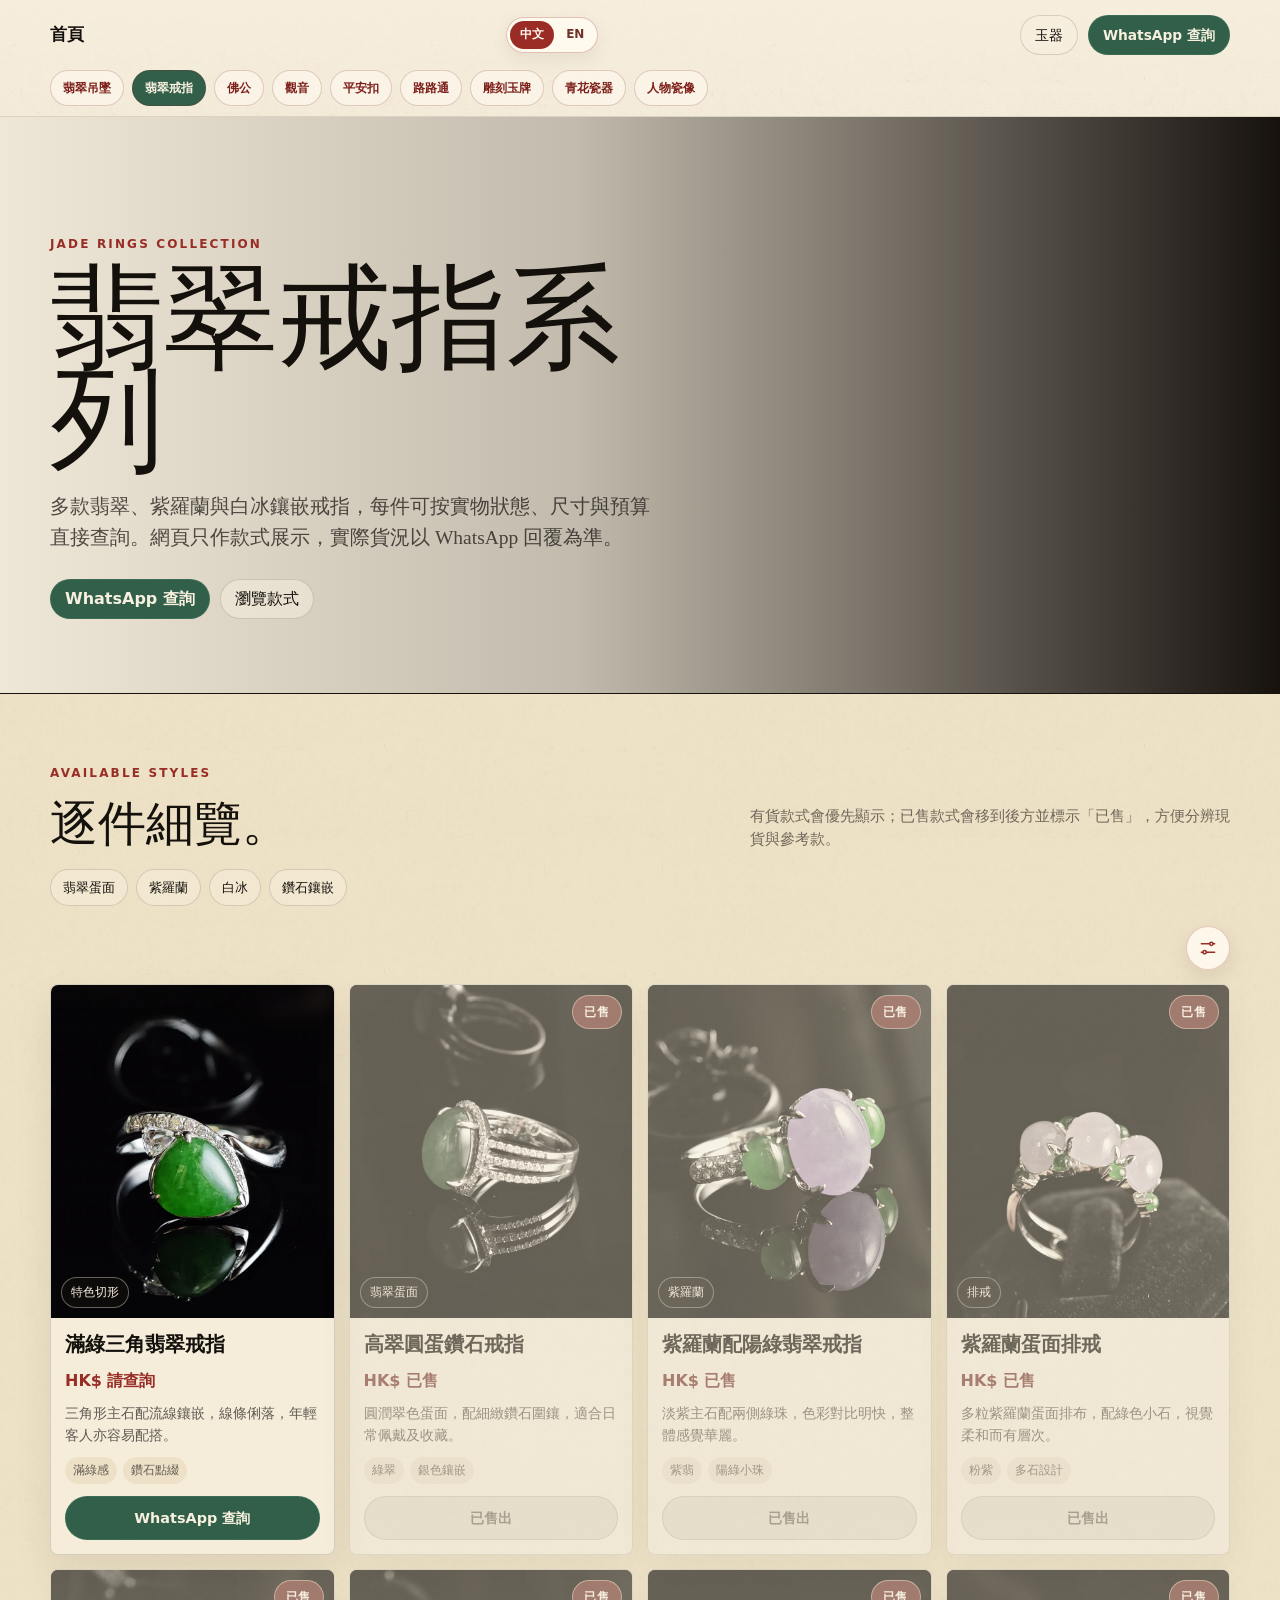
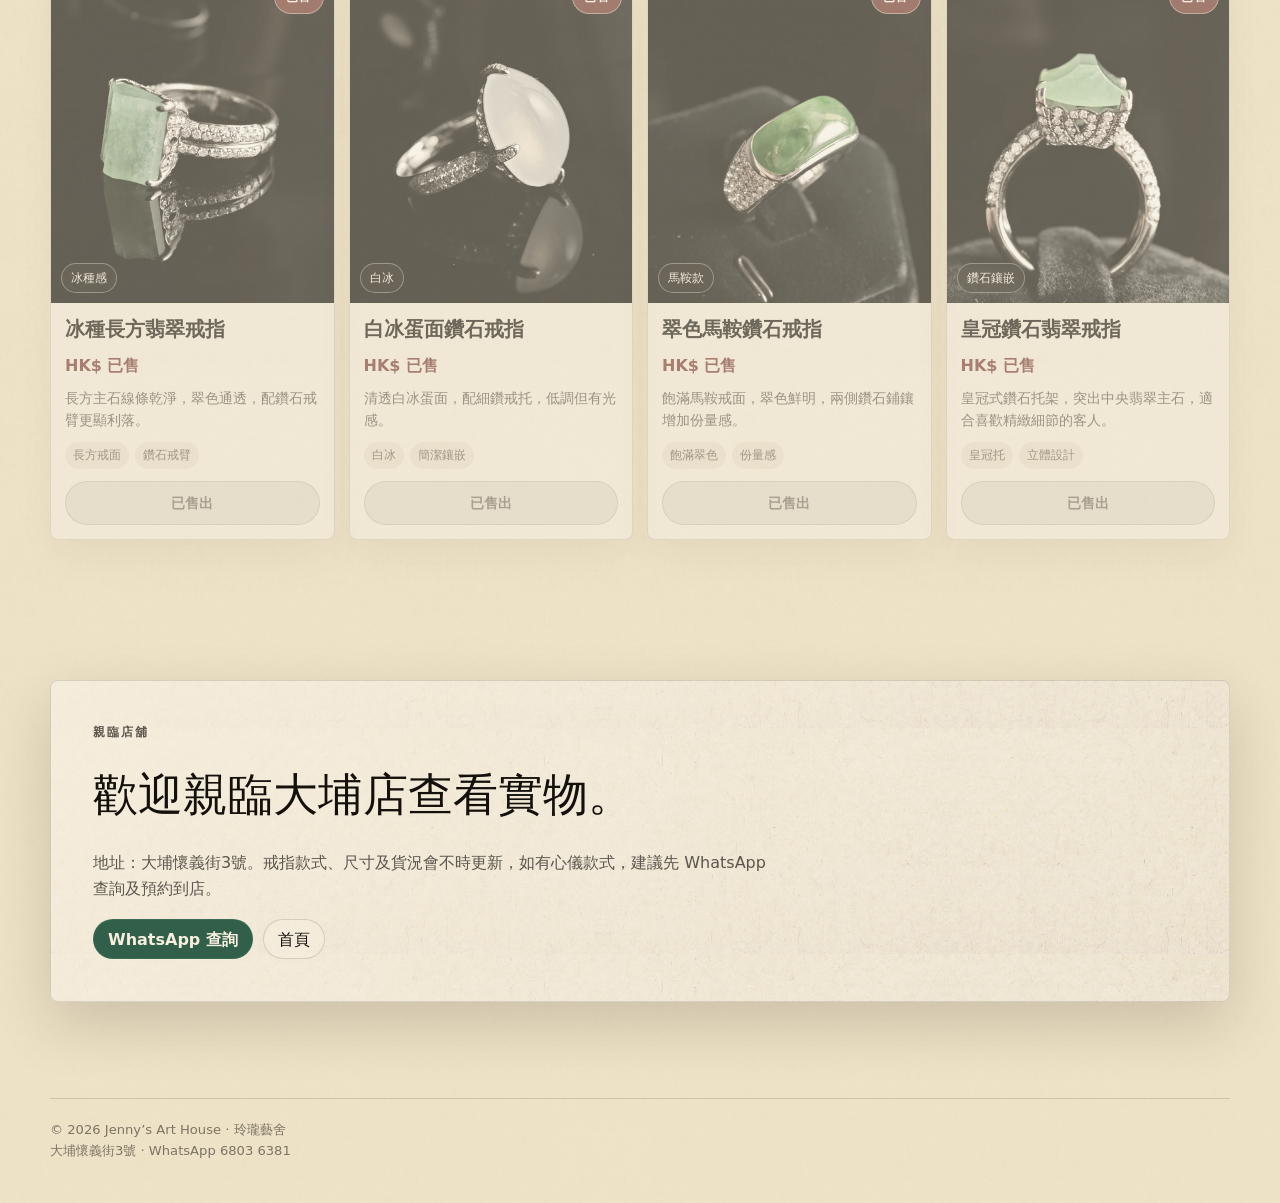
<file: jade-rings.html>
<!doctype html>
<html lang="zh-Hant">
<head>
  <meta charset="utf-8">
  <meta name="viewport" content="width=device-width, initial-scale=1">
  <link rel="stylesheet" href="assets/catalog-controls.css">
  <meta name="description" content="Jenny’s Art House 玲瓏藝舍翡翠戒指系列，展示多款翡翠、紫羅蘭及白冰鑲嵌戒指，可直接 WhatsApp 查詢。">
  <title>翡翠戒指系列 | Jenny’s Art House 玲瓏藝舍</title>
  <style>
    :root {
      --ink: #14110d;
      --paper: #efe3c7;
      --paper-light: #f8f0df;
      --cinnabar: #982d26;
      --gold: #b78945;
      --jade: #4f8368;
      --line: rgba(20, 17, 13, .14);
      --shadow: 0 22px 60px rgba(23, 18, 14, .16);
    }

    * {
      box-sizing: border-box;
    }

    html {
      scroll-behavior: smooth;
    }

    body {
      margin: 0;
      color: var(--ink);
      background:
        linear-gradient(180deg, rgba(239, 227, 199, .88), rgba(239, 227, 199, .94)),
        url("assets/rice-paper-texture.webp") center / 760px auto repeat;
      font-family: "Noto Serif TC", "Songti TC", "PMingLiU", Georgia, serif;
      line-height: 1.6;
      -webkit-font-smoothing: antialiased;
      text-rendering: optimizeLegibility;
    }

    a {
      color: inherit;
      text-decoration: none;
    }

    img {
      display: block;
      max-width: 100%;
    }

    .topbar {
      position: sticky;
      top: 0;
      z-index: 10;
      border-bottom: 1px solid rgba(20, 17, 13, .12);
      background:
        linear-gradient(180deg, rgba(248, 240, 223, .94), rgba(248, 240, 223, .84)),
        url("assets/rice-paper-texture.webp") center / 760px auto repeat;
      backdrop-filter: blur(16px);
    }

    .nav {
      display: flex;
      align-items: center;
      justify-content: space-between;
      gap: 14px;
      width: min(1180px, calc(100% - 28px));
      min-height: 70px;
      margin: 0 auto;
    }

    .brand {
      display: grid;
      gap: 2px;
      min-width: 0;
      font-size: 1.05rem;
      font-weight: 650;
      letter-spacing: .02em;
      line-height: 1.15;
    }

    .brand span {
      color: rgba(20, 17, 13, .58);
      font-family: "Noto Sans TC", system-ui, sans-serif;
      font-size: .74rem;
      font-weight: 500;
      letter-spacing: .08em;
    }

    .nav-actions {
      display: flex;
      align-items: center;
      gap: 10px;
      flex-shrink: 0;
      font-family: "Noto Sans TC", system-ui, sans-serif;
      font-size: .86rem;
    }

    .category-shortcuts {
      display: flex;
      gap: 8px;
      overflow-x: auto;
      width: min(1180px, calc(100% - 28px));
      margin: 0 auto;
      padding: 0 0 10px;
      font-family: "Noto Sans TC", system-ui, sans-serif;
      scrollbar-width: none;
    }

    .category-shortcuts::-webkit-scrollbar {
      display: none;
    }

    .category-shortcuts a {
      flex: 0 0 auto;
      min-height: 34px;
      padding: 7px 12px;
      border: 1px solid rgba(126, 33, 28, .2);
      border-radius: 999px;
      color: #7e211c;
      background: rgba(255, 250, 240, .56);
      font-size: .78rem;
      font-weight: 650;
      white-space: nowrap;
    }

    .category-shortcuts a[aria-current="page"] {
      color: #f8f0df;
      background: #315f49;
    }

    .nav-link,
    .whatsapp {
      display: inline-flex;
      align-items: center;
      justify-content: center;
      min-height: 40px;
      padding: 0 14px;
      border: 1px solid var(--line);
      border-radius: 999px;
      background: rgba(248, 240, 223, .5);
    }

    .whatsapp {
      border-color: rgba(79, 131, 104, .35);
      color: #f8f0df;
      background: #315f49;
      font-weight: 650;
    }

    .hero {
      position: relative;
      isolation: isolate;
      overflow: hidden;
      border-bottom: 1px solid rgba(20, 17, 13, .08);
      background: #17120e;
    }

    .hero::after {
      content: "";
      position: absolute;
      inset: 0;
      z-index: 1;
      pointer-events: none;
      background:
        linear-gradient(90deg, rgba(248, 240, 223, .96) 0%, rgba(248, 240, 223, .76) 45%, rgba(20, 17, 13, .14) 100%);
    }

    .hero-video {
      position: absolute;
      inset: 0;
      z-index: 0;
      width: 100%;
      height: 100%;
      object-fit: cover;
      object-position: center center;
      opacity: .78;
      pointer-events: none;
    }

    .hero-inner {
      position: relative;
      z-index: 2;
      width: min(1180px, calc(100% - 28px));
      margin: 0 auto;
      padding: clamp(54px, 10vw, 118px) 0 clamp(38px, 7vw, 74px);
    }

    .eyebrow {
      margin: 0 0 14px;
      color: var(--cinnabar);
      font-family: "Noto Sans TC", system-ui, sans-serif;
      font-size: .75rem;
      font-weight: 700;
      letter-spacing: .18em;
      text-transform: uppercase;
    }

    h1,
    h2,
    h3,
    p {
      margin-top: 0;
    }

    h1 {
      max-width: 680px;
      margin-bottom: 18px;
      font-size: clamp(3rem, 11vw, 7.1rem);
      font-weight: 500;
      line-height: .9;
    }

    .lede {
      max-width: 610px;
      margin-bottom: 26px;
      color: rgba(20, 17, 13, .72);
      font-size: clamp(1rem, 2.2vw, 1.22rem);
    }

    .hero-buttons {
      display: flex;
      flex-wrap: wrap;
      gap: 10px;
      font-family: "Noto Sans TC", system-ui, sans-serif;
    }

    .section {
      width: min(1180px, calc(100% - 28px));
      margin: 0 auto;
      padding: clamp(34px, 6vw, 70px) 0;
    }

    .section-head {
      display: flex;
      align-items: end;
      justify-content: space-between;
      gap: 18px;
      margin-bottom: 18px;
    }

    .section-head h2 {
      margin-bottom: 0;
      font-size: clamp(1.8rem, 4vw, 3rem);
      font-weight: 500;
      line-height: 1.12;
    }

    .note {
      max-width: 480px;
      margin: 0;
      color: rgba(20, 17, 13, .58);
      font-family: "Noto Sans TC", system-ui, sans-serif;
      font-size: .92rem;
    }

    .chips {
      display: flex;
      flex-wrap: wrap;
      gap: 8px;
      margin-bottom: 20px;
      font-family: "Noto Sans TC", system-ui, sans-serif;
      font-size: .82rem;
    }

    .chip {
      padding: 7px 12px;
      border: 1px solid var(--line);
      border-radius: 999px;
      background: rgba(248, 240, 223, .46);
    }

    .product-grid {
      display: grid;
      grid-template-columns: repeat(2, minmax(0, 1fr));
      gap: 14px;
    }

    .product {
      display: grid;
      overflow: hidden;
      border: 1px solid var(--line);
      border-radius: 8px;
      background: rgba(248, 240, 223, .78);
      box-shadow: 0 16px 38px rgba(23, 18, 14, .08);
    }

    .product.is-sold {
      opacity: .58;
      filter: saturate(.58);
    }

    .product-image {
      position: relative;
      aspect-ratio: 1 / 1.18;
      overflow: hidden;
      background: #17120e;
    }

    .product-image img {
      width: 100%;
      height: 100%;
      object-fit: cover;
      transition: transform .5s ease;
    }

    .product:hover .product-image img {
      transform: scale(1.035);
    }

    .product.is-sold:hover .product-image img {
      transform: none;
    }

    .product.is-sold .product-image img {
      filter: grayscale(.38) brightness(1.08);
    }

    .badge {
      position: absolute;
      left: 10px;
      bottom: 10px;
      padding: 5px 9px;
      border: 1px solid rgba(248, 240, 223, .38);
      border-radius: 999px;
      color: #f8f0df;
      background: rgba(20, 17, 13, .64);
      font-family: "Noto Sans TC", system-ui, sans-serif;
      font-size: .74rem;
      backdrop-filter: blur(8px);
    }

    .sold-ribbon {
      position: absolute;
      top: 10px;
      right: 10px;
      z-index: 2;
      padding: 6px 11px;
      border: 1px solid rgba(248, 240, 223, .46);
      border-radius: 999px;
      color: #fffaf0;
      background: rgba(152, 45, 38, .92);
      font-family: "Noto Sans TC", system-ui, sans-serif;
      font-size: .78rem;
      font-weight: 800;
      letter-spacing: .08em;
      backdrop-filter: blur(8px);
    }

    .product-body {
      display: grid;
      gap: 10px;
      padding: 14px;
    }

    .product.has-detail .product-body {
      cursor: pointer;
    }

    .product.has-detail .product-body:hover .product-title {
      color: var(--cinnabar);
    }

    .product-title {
      margin: 0;
      font-size: clamp(1.05rem, 2.4vw, 1.24rem);
      font-weight: 600;
      line-height: 1.28;
    }

    .price {
      margin: 0;
      color: var(--cinnabar);
      font-family: "Noto Sans TC", system-ui, sans-serif;
      font-size: 1rem;
      font-weight: 800;
    }

    .desc {
      margin: 0;
      color: rgba(20, 17, 13, .66);
      font-family: "Noto Sans TC", system-ui, sans-serif;
      font-size: .88rem;
      line-height: 1.55;
    }

    .meta {
      display: flex;
      flex-wrap: wrap;
      gap: 6px;
      color: rgba(20, 17, 13, .62);
      font-family: "Noto Sans TC", system-ui, sans-serif;
      font-size: .75rem;
    }

    .meta span {
      padding: 4px 8px;
      border-radius: 999px;
      background: rgba(183, 137, 69, .12);
    }

    .product-actions {
      display: grid;
      gap: 8px;
      margin-top: 2px;
      font-family: "Noto Sans TC", system-ui, sans-serif;
      font-size: .9rem;
    }

    .product-actions .whatsapp {
      width: 100%;
      min-height: 44px;
    }

    .sold-button {
      display: inline-flex;
      align-items: center;
      justify-content: center;
      width: 100%;
      min-height: 44px;
      border: 1px solid rgba(20, 17, 13, .12);
      border-radius: 999px;
      color: rgba(20, 17, 13, .52);
      background: rgba(20, 17, 13, .08);
      font-weight: 750;
      cursor: default;
    }

    .visit {
      display: grid;
      gap: 18px;
      padding: clamp(24px, 5vw, 42px);
      border: 1px solid rgba(20, 17, 13, .12);
      border-radius: 8px;
      background:
        linear-gradient(135deg, rgba(248, 240, 223, .9), rgba(248, 240, 223, .62)),
        url("assets/rice-paper-texture.webp") center / 760px auto repeat;
      box-shadow: var(--shadow);
    }

    .visit h2 {
      margin-bottom: 0;
      font-size: clamp(1.7rem, 4vw, 2.8rem);
      font-weight: 500;
    }

    .visit p {
      max-width: 680px;
      margin-bottom: 0;
      color: rgba(20, 17, 13, .68);
      font-family: "Noto Sans TC", system-ui, sans-serif;
    }

    footer {
      padding: 26px 0 42px;
      color: rgba(20, 17, 13, .52);
      font-family: "Noto Sans TC", system-ui, sans-serif;
      font-size: .82rem;
    }

    .footer-inner {
      width: min(1180px, calc(100% - 28px));
      margin: 0 auto;
      border-top: 1px solid var(--line);
      padding-top: 20px;
    }

    @media (min-width: 820px) {
      .product-grid {
        grid-template-columns: repeat(4, minmax(0, 1fr));
      }
    }

    @media (max-width: 620px) {
      .nav {
        min-height: 66px;
      }

      .brand {
        font-size: .94rem;
      }

      .brand span {
        font-size: .68rem;
      }

      .nav-actions .nav-link {
        display: none;
      }

      .nav-actions .whatsapp {
        min-height: 38px;
        padding: 0 12px;
        font-size: .82rem;
      }

      .hero {
        background: #17120e;
      }

      .hero::after {
        background:
          linear-gradient(180deg, rgba(248, 240, 223, .92) 0%, rgba(248, 240, 223, .76) 46%, rgba(20, 17, 13, .12) 100%);
      }

      .hero-video {
        opacity: .86;
        object-position: center calc(100% + 44px);
      }

      .hero-inner {
        min-height: 540px;
        padding-top: 46px;
      }

      .hero-buttons {
        align-items: stretch;
        flex-direction: column;
      }

      .hero-buttons a {
        width: 100%;
      }

      .section-head {
        display: grid;
      }

      .product-grid {
        grid-template-columns: 1fr;
      }

      .product {
        grid-template-columns: 42% 1fr;
        align-items: stretch;
      }

      .product-image {
        aspect-ratio: auto;
        min-height: 238px;
      }

      .product-body {
        padding: 12px;
      }
    }
  </style>
</head>
<body>
  <header class="topbar">
    <nav class="nav" aria-label="翡翠戒指分頁導航">
      <a class="brand" href="index.html#home">Jenny’s Art House<span>玲瓏藝舍 · 大埔懷義街3號</span></a>
      <div class="nav-actions">
        <a class="nav-link" href="index.html#jade">返回精選</a>
        <a class="whatsapp js-whatsapp" href="#" data-message="你好！我想查詢玲瓏藝舍的翡翠戒指系列。">WhatsApp 查詢</a>
      </div>
    </nav>
    <div class="category-shortcuts" aria-label="商品分類捷徑">
      <a href="jade-necklaces.html">翡翠吊墜</a>
      <a href="jade-rings.html" aria-current="page">翡翠戒指</a>
      <a href="jade-buddha.html">佛公</a>
      <a href="jade-buddha-guanyin.html">觀音</a>
      <a href="jade-peace-buckle.html">平安扣</a>
      <a href="jade-lulutong.html">路路通</a>
      <a href="jade-pendants.html">雕刻玉牌</a>
      <a href="blue-white-porcelain.html">青花瓷器</a>
      <a href="porcelain-figures.html">人物瓷像</a>
    </div>
  </header>

  <main>
    <section class="hero">
      <video class="hero-video" autoplay muted loop playsinline preload="metadata" aria-hidden="true">
        <source src="assets/jade-rings-hero.mp4" type="video/mp4">
        <source src="assets/jade-rings-hero.mov" type="video/quicktime">
      </video>
      <div class="hero-inner">
        <p class="eyebrow">翡翠戒指系列</p>
        <h1>翡翠戒指系列</h1>
        <p class="lede">多款翡翠、紫羅蘭與白冰鑲嵌戒指，每件可按實物狀態、尺寸與預算直接查詢。網頁只作款式展示，實際貨況以 WhatsApp 回覆為準。</p>
        <div class="hero-buttons">
          <a class="whatsapp js-whatsapp" href="#" data-message="你好！我在翡翠戒指系列頁面看到款式，想了解現貨和價錢。">查詢現貨及價錢</a>
          <a class="nav-link" href="#products">瀏覽款式</a>
        </div>
      </div>
    </section>

    <section class="section" id="products">
      <div class="section-head">
        <div>
          <p class="eyebrow">款式一覽</p>
          <h2>逐件細心瀏覽。</h2>
        </div>
        <p class="note">有貨款式會優先顯示；已售款式會移到後方並標示「已售」，方便分清現貨與參考款。</p>
      </div>

      <div class="chips" aria-label="款式分類">
        <span class="chip">翡翠蛋面</span>
        <span class="chip">紫羅蘭</span>
        <span class="chip">白冰</span>
        <span class="chip">鑽石鑲嵌</span>
      </div>

      <div class="product-grid">
        <article class="product">
          <a class="product-image" href="product-detail.html?id=jade-green-trillion-ring" aria-label="查看滿綠三角翡翠戒指詳情">
            <img src="assets/ring-green-trillion.webp" alt="滿綠三角翡翠戒指" loading="eager">
            <span class="badge">特色切形</span>
          </a>
          <div class="product-body">
            <h3 class="product-title">滿綠三角翡翠戒指</h3>
            <p class="price">HK$ 請查詢</p>
            <p class="desc">三角形主石配流線鑲嵌，線條俐落，年輕客人亦容易配搭。</p>
            <div class="meta"><span>滿綠感</span><span>鑽石點綴</span></div>
            <div class="product-actions"><a class="whatsapp js-whatsapp" href="#" data-message="你好！我想查詢「滿綠三角翡翠戒指」的現貨、尺寸和價錢。">WhatsApp 查詢</a></div>
          </div>
        </article>

        <article class="product is-sold">
          <div class="product-image">
            <img src="assets/ring-green-cabochon.webp" alt="已售高翠圓蛋鑽石戒指" loading="lazy">
            <span class="sold-ribbon">已售</span>
            <span class="badge">翡翠蛋面</span>
          </div>
          <div class="product-body">
            <h3 class="product-title">高翠圓蛋鑽石戒指</h3>
            <p class="price">HK$ 已售</p>
            <p class="desc">圓潤翠色蛋面，配細緻鑽石圍鑲，適合日常佩戴及收藏。</p>
            <div class="meta"><span>綠翠</span><span>銀色鑲嵌</span></div>
            <div class="product-actions"><span class="sold-button">已售出</span></div>
          </div>
        </article>

        <article class="product is-sold">
          <div class="product-image">
            <img src="assets/ring-lavender-green.webp" alt="紫羅蘭配陽綠翡翠戒指" loading="lazy">
            <span class="sold-ribbon">已售</span>
            <span class="badge">紫羅蘭</span>
          </div>
          <div class="product-body">
            <h3 class="product-title">紫羅蘭配陽綠翡翠戒指</h3>
            <p class="price">HK$ 已售</p>
            <p class="desc">淡紫主石配兩側綠珠，色彩對比明快，整體感覺華麗。</p>
            <div class="meta"><span>紫翡</span><span>陽綠小珠</span></div>
            <div class="product-actions"><span class="sold-button">已售出</span></div>
          </div>
        </article>

        <article class="product is-sold">
          <div class="product-image">
            <img src="assets/ring-lavender-row.webp" alt="紫羅蘭蛋面排戒" loading="lazy">
            <span class="sold-ribbon">已售</span>
            <span class="badge">排戒</span>
          </div>
          <div class="product-body">
            <h3 class="product-title">紫羅蘭蛋面排戒</h3>
            <p class="price">HK$ 已售</p>
            <p class="desc">多粒紫羅蘭蛋面排布，配綠色小石，視覺柔和而有層次。</p>
            <div class="meta"><span>粉紫</span><span>多石設計</span></div>
            <div class="product-actions"><span class="sold-button">已售出</span></div>
          </div>
        </article>

        <article class="product is-sold">
          <div class="product-image">
            <img src="assets/ring-rectangular-jade.webp" alt="冰種長方翡翠戒指" loading="lazy">
            <span class="sold-ribbon">已售</span>
            <span class="badge">冰種感</span>
          </div>
          <div class="product-body">
            <h3 class="product-title">冰種長方翡翠戒指</h3>
            <p class="price">HK$ 已售</p>
            <p class="desc">長方主石線條乾淨，翠色通透，配鑽石戒臂更顯利落。</p>
            <div class="meta"><span>長方戒面</span><span>鑽石戒臂</span></div>
            <div class="product-actions"><span class="sold-button">已售出</span></div>
          </div>
        </article>

        <article class="product is-sold">
          <div class="product-image">
            <img src="assets/ring-white-cabochon.webp" alt="白冰蛋面鑽石戒指" loading="lazy">
            <span class="sold-ribbon">已售</span>
            <span class="badge">白冰</span>
          </div>
          <div class="product-body">
            <h3 class="product-title">白冰蛋面鑽石戒指</h3>
            <p class="price">HK$ 已售</p>
            <p class="desc">清透白冰蛋面，配細鑽戒托，低調但有光感。</p>
            <div class="meta"><span>白冰</span><span>簡潔鑲嵌</span></div>
            <div class="product-actions"><span class="sold-button">已售出</span></div>
          </div>
        </article>

        <article class="product is-sold">
          <div class="product-image">
            <img src="assets/ring-imperial-saddle.webp" alt="翠色馬鞍鑽石戒指" loading="lazy">
            <span class="sold-ribbon">已售</span>
            <span class="badge">馬鞍款</span>
          </div>
          <div class="product-body">
            <h3 class="product-title">翠色馬鞍鑽石戒指</h3>
            <p class="price">HK$ 已售</p>
            <p class="desc">飽滿馬鞍戒面，翠色鮮明，兩側鑽石鋪鑲增加份量感。</p>
            <div class="meta"><span>飽滿翠色</span><span>份量感</span></div>
            <div class="product-actions"><span class="sold-button">已售出</span></div>
          </div>
        </article>

        <article class="product is-sold">
          <div class="product-image">
            <img src="assets/ring-crown-green.webp" alt="皇冠鑽石翡翠戒指" loading="lazy">
            <span class="sold-ribbon">已售</span>
            <span class="badge">鑽石鑲嵌</span>
          </div>
          <div class="product-body">
            <h3 class="product-title">皇冠鑽石翡翠戒指</h3>
            <p class="price">HK$ 已售</p>
            <p class="desc">皇冠式鑽石托架，突出中央翡翠主石，適合喜歡精緻細節的客人。</p>
            <div class="meta"><span>皇冠托</span><span>立體設計</span></div>
            <div class="product-actions"><span class="sold-button">已售出</span></div>
          </div>
        </article>
      </div>
    </section>

    <section class="section">
      <div class="visit">
        <p class="eyebrow">親臨店舖</p>
        <h2>歡迎親臨大埔店查看實物。</h2>
        <p>地址：大埔懷義街3號。戒指款式、尺寸及貨況會不時更新，如有心儀款式，建議先 WhatsApp 查詢及預約到店。</p>
        <div class="hero-buttons">
          <a class="whatsapp js-whatsapp" href="#" data-message="你好！我想預約到大埔懷義街3號玲瓏藝舍查看翡翠戒指。">預約到店查看戒指</a>
          <a class="nav-link" href="index.html#home">返回首頁</a>
        </div>
      </div>
    </section>
  </main>

  <footer>
    <div class="footer-inner">
      <span>© <span id="year"></span> Jenny’s Art House · 玲瓏藝舍</span><br>
      <span>大埔懷義街3號 · WhatsApp 6803 6381</span>
    </div>
  </footer>

  <script>
    const whatsappNumber = "85268036381";

    function buildWhatsAppLink(message) {
      return "https://wa.me/" + whatsappNumber + "?text=" + encodeURIComponent(message);
    }

    document.querySelectorAll(".js-whatsapp").forEach((link) => {
      link.href = buildWhatsAppLink(link.dataset.message || "你好！我想查詢 Jenny’s Art House 玲瓏藝舍的翡翠戒指。");
      link.target = "_blank";
      link.rel = "noopener";
    });

    document.querySelectorAll(".product").forEach((product) => {
      const detailLink = product.querySelector(".product-image[href*='product-detail.html']");
      const body = product.querySelector(".product-body");
      if (!detailLink || !body) return;

      product.classList.add("has-detail");
      body.addEventListener("click", (event) => {
        if (event.target.closest("a, button, .product-actions")) return;
        window.location.href = detailLink.href;
      });
    });

    document.getElementById("year").textContent = new Date().getFullYear();
  </script>
  <script src="assets/language-switcher.js"></script>
  <script src="assets/catalog-controls.js"></script>
</body>
</html>
</file>
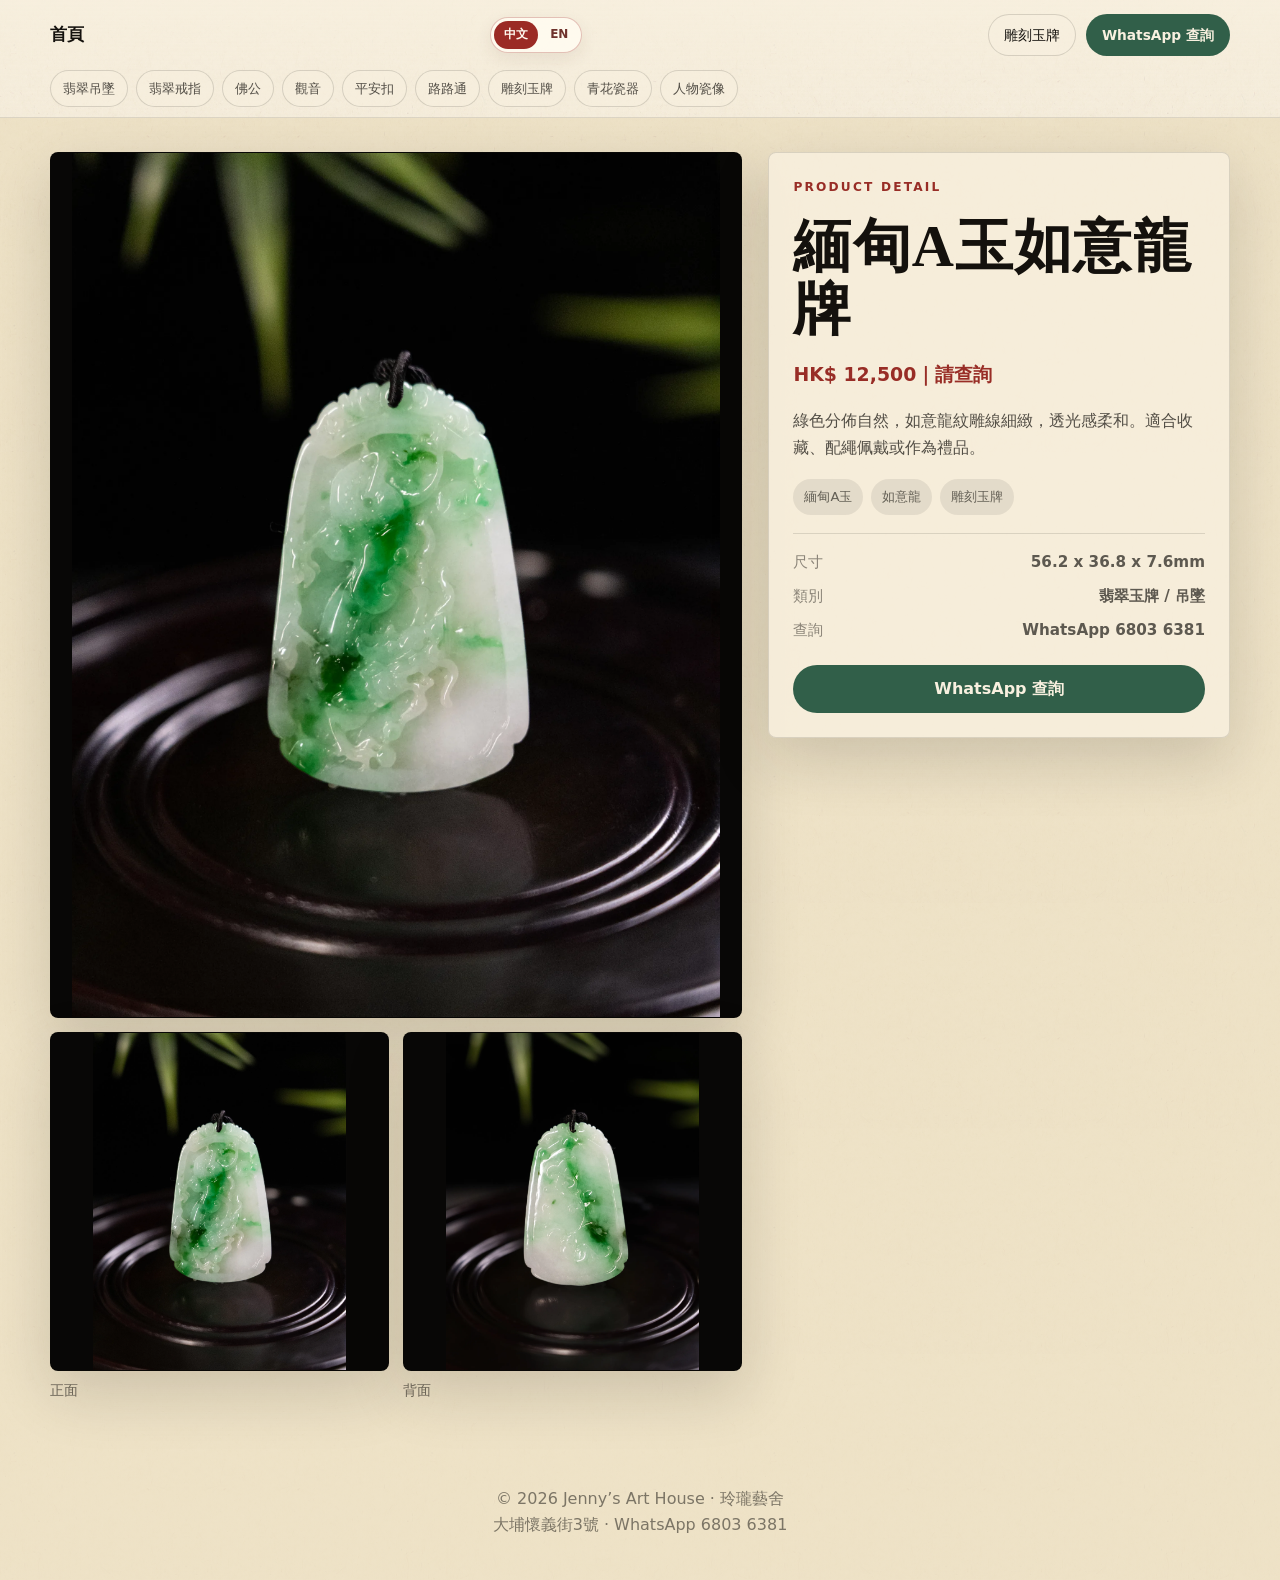
<file: jade-ruyi-dragon-pendant.html>
<!doctype html>
<html lang="zh-Hant">
<head>
  <meta charset="utf-8">
  <meta name="viewport" content="width=device-width, initial-scale=1">
  <meta name="description" content="緬甸A玉如意龍牌，玲瓏藝舍 Jenny's Art House 商品詳情、尺寸、價錢及 WhatsApp 查詢。">
  <title>緬甸A玉如意龍牌 | Jenny's Art House 玲瓏藝舍</title>
  <style>
    :root {
      --ink: #14110d;
      --paper: #efe3c7;
      --paper-light: #f8f0df;
      --cinnabar: #982d26;
      --jade: #315f49;
      --line: rgba(20, 17, 13, .14);
      --shadow: 0 22px 60px rgba(23, 18, 14, .16);
    }

    * { box-sizing: border-box; }
    html { scroll-behavior: smooth; }

    body {
      margin: 0;
      color: var(--ink);
      background:
        linear-gradient(180deg, rgba(239, 227, 199, .9), rgba(239, 227, 199, .95)),
        url("assets/rice-paper-texture.webp") center / 760px auto repeat;
      font-family: "Noto Serif TC", "Songti TC", "PMingLiU", Georgia, serif;
      line-height: 1.65;
      -webkit-font-smoothing: antialiased;
    }

    a { color: inherit; text-decoration: none; }
    img { display: block; max-width: 100%; }
    figure { margin: 0; }

    .topbar {
      position: sticky;
      top: 0;
      z-index: 10;
      border-bottom: 1px solid rgba(20, 17, 13, .12);
      background:
        linear-gradient(180deg, rgba(248, 240, 223, .96), rgba(248, 240, 223, .86)),
        url("assets/rice-paper-texture.webp") center / 760px auto repeat;
      backdrop-filter: blur(16px);
    }

    .nav {
      display: flex;
      align-items: center;
      justify-content: space-between;
      gap: 14px;
      width: min(1180px, calc(100% - 28px));
      min-height: 70px;
      margin: 0 auto;
    }

    .brand {
      display: grid;
      gap: 2px;
      min-width: 0;
      font-size: 1.05rem;
      font-weight: 650;
      letter-spacing: .02em;
      line-height: 1.15;
    }

    .brand span {
      color: rgba(20, 17, 13, .58);
      font-family: "Noto Sans TC", system-ui, sans-serif;
      font-size: .74rem;
      font-weight: 500;
      letter-spacing: .08em;
    }

    .nav-actions,
    .category-shortcuts,
    .meta,
    .whatsapp,
    .detail-list,
    .caption {
      font-family: "Noto Sans TC", system-ui, sans-serif;
    }

    .nav-actions {
      display: flex;
      align-items: center;
      gap: 10px;
      flex-shrink: 0;
      font-size: .86rem;
    }

    .nav-link,
    .whatsapp {
      display: inline-flex;
      align-items: center;
      justify-content: center;
      min-height: 42px;
      padding: 0 15px;
      border: 1px solid var(--line);
      border-radius: 999px;
      background: rgba(248, 240, 223, .5);
      white-space: nowrap;
    }

    .whatsapp {
      border-color: rgba(49, 95, 73, .35);
      color: #f8f0df;
      background: var(--jade);
      font-weight: 750;
    }

    .category-shortcuts {
      display: flex;
      gap: 8px;
      overflow-x: auto;
      width: min(1180px, calc(100% - 28px));
      margin: 0 auto;
      padding: 0 0 10px;
      scrollbar-width: none;
    }

    .category-shortcuts::-webkit-scrollbar { display: none; }

    .category-shortcuts a {
      flex: 0 0 auto;
      padding: 7px 12px;
      border: 1px solid rgba(20, 17, 13, .14);
      border-radius: 999px;
      background: rgba(248, 240, 223, .52);
      color: rgba(20, 17, 13, .72);
      font-size: .8rem;
    }

    main {
      width: min(1180px, calc(100% - 28px));
      margin: 0 auto;
      padding: 34px 0 58px;
    }

    .product-hero {
      display: grid;
      grid-template-columns: minmax(0, 1.08fr) minmax(340px, .72fr);
      gap: 26px;
      align-items: start;
    }

    .gallery {
      display: grid;
      gap: 14px;
    }

    .gallery-main,
    .gallery-tile {
      overflow: hidden;
      border: 1px solid rgba(20, 17, 13, .13);
      border-radius: 8px;
      background: #080706;
      box-shadow: var(--shadow);
    }

    .gallery-main {
      min-height: 360px;
      aspect-ratio: 4 / 5;
    }

    .gallery-main img,
    .gallery-tile img {
      width: 100%;
      height: 100%;
      object-fit: contain;
      background: #080706;
    }

    .gallery-strip {
      display: grid;
      grid-template-columns: repeat(2, minmax(0, 1fr));
      gap: 14px;
    }

    .gallery-tile {
      aspect-ratio: 1 / 1;
    }

    .caption {
      margin-top: 8px;
      color: rgba(20, 17, 13, .58);
      font-size: .86rem;
    }

    .panel {
      position: sticky;
      top: 100px;
      display: grid;
      gap: 18px;
      padding: 24px;
      border: 1px solid rgba(20, 17, 13, .13);
      border-radius: 8px;
      background: rgba(248, 240, 223, .82);
      box-shadow: var(--shadow);
    }

    .eyebrow {
      margin: 0;
      color: var(--cinnabar);
      font-family: "Noto Sans TC", system-ui, sans-serif;
      font-size: .76rem;
      font-weight: 800;
      letter-spacing: .18em;
      text-transform: uppercase;
    }

    h1 {
      margin: 0;
      font-size: clamp(2rem, 5vw, 3.65rem);
      line-height: 1.08;
      letter-spacing: .02em;
    }

    .price {
      margin: 0;
      color: var(--cinnabar);
      font-family: "Noto Sans TC", system-ui, sans-serif;
      font-size: 1.18rem;
      font-weight: 850;
    }

    .desc {
      margin: 0;
      color: rgba(20, 17, 13, .72);
      font-size: 1rem;
    }

    .meta {
      display: flex;
      flex-wrap: wrap;
      gap: 8px;
    }

    .meta span {
      padding: 7px 11px;
      border-radius: 999px;
      background: rgba(20, 17, 13, .08);
      color: rgba(20, 17, 13, .62);
      font-size: .82rem;
    }

    .detail-list {
      display: grid;
      gap: 9px;
      margin: 0;
      padding: 16px 0 0;
      border-top: 1px solid rgba(20, 17, 13, .12);
      color: rgba(20, 17, 13, .68);
      font-size: .95rem;
    }

    .detail-row {
      display: flex;
      justify-content: space-between;
      gap: 14px;
    }

    .detail-row dt,
    .detail-row dd {
      margin: 0;
    }

    .detail-row dt {
      color: rgba(20, 17, 13, .48);
    }

    .detail-row dd {
      text-align: right;
      font-weight: 700;
    }

    .panel .whatsapp {
      width: 100%;
      min-height: 48px;
      margin-top: 4px;
    }

    footer {
      padding: 26px 0 42px;
      color: rgba(20, 17, 13, .52);
      font-family: "Noto Sans TC", system-ui, sans-serif;
      text-align: center;
    }

    @media (max-width: 760px) {
      .nav {
        align-items: flex-start;
        min-height: 64px;
        padding: 10px 0;
      }

      .nav-actions {
        gap: 6px;
        font-size: .76rem;
      }

      .nav-link,
      .whatsapp {
        min-height: 36px;
        padding: 0 10px;
      }

      main {
        width: min(100% - 18px, 520px);
        padding-top: 18px;
      }

      .product-hero {
        grid-template-columns: 1fr;
      }

      .gallery-main {
        min-height: 320px;
        aspect-ratio: 3 / 4.4;
      }

      .panel {
        position: static;
        padding: 18px;
      }

      .gallery-strip {
        grid-template-columns: 1fr;
      }
    }
  </style>
</head>
<body>
  <header class="topbar">
    <nav class="nav" aria-label="主要導覽">
      <a class="brand" href="index.html#home">Jenny's Art House<span>玲瓏藝舍</span></a>
      <div class="nav-actions">
        <a class="nav-link" href="jade-pendants.html">返回雕刻玉牌</a>
        <a class="whatsapp js-whatsapp" href="#" data-message="你好！我想查詢「緬甸A玉如意龍牌」的現貨、尺寸和價錢。">WhatsApp 查詢</a>
      </div>
    </nav>
    <div class="category-shortcuts" aria-label="商品分類捷徑">
      <a href="jade-necklaces.html">翡翠吊墜</a>
      <a href="jade-rings.html">翡翠戒指</a>
      <a href="jade-buddha.html">佛公</a>
      <a href="jade-buddha-guanyin.html">觀音</a>
      <a href="jade-peace-buckle.html">平安扣</a>
      <a href="jade-lulutong.html">路路通</a>
      <a href="jade-pendants.html" aria-current="page">雕刻玉牌</a>
      <a href="blue-white-porcelain.html">青花瓷器</a>
      <a href="porcelain-figures.html">人物瓷像</a>
    </div>
  </header>

  <main>
    <section class="product-hero" aria-label="緬甸A玉如意龍牌商品詳情">
      <div class="gallery">
        <figure class="gallery-main">
          <img src="assets/jade-ruyi-dragon-pendant-front.webp" alt="緬甸A玉如意龍牌正面">
        </figure>
        <div class="gallery-strip" aria-label="商品相片">
          <figure>
            <div class="gallery-tile">
              <img src="assets/jade-ruyi-dragon-pendant-front.webp" alt="緬甸A玉如意龍牌正面">
            </div>
            <figcaption class="caption">正面</figcaption>
          </figure>
          <figure>
            <div class="gallery-tile">
              <img src="assets/jade-ruyi-dragon-pendant-back.webp" alt="緬甸A玉如意龍牌背面">
            </div>
            <figcaption class="caption">背面</figcaption>
          </figure>
        </div>
      </div>

      <aside class="panel">
        <p class="eyebrow">Product Detail</p>
        <h1>緬甸A玉如意龍牌</h1>
        <p class="price">HK$ 12,500｜請查詢</p>
        <p class="desc">綠色分佈自然，如意龍紋雕線細緻，透光感柔和。適合收藏、配繩佩戴或作為禮品。</p>
        <div class="meta"><span>緬甸A玉</span><span>如意龍</span><span>雕刻玉牌</span></div>

        <dl class="detail-list">
          <div class="detail-row">
            <dt>尺寸</dt>
            <dd>56.2 x 36.8 x 7.6mm</dd>
          </div>
          <div class="detail-row">
            <dt>類別</dt>
            <dd>翡翠玉牌 / 吊墜</dd>
          </div>
          <div class="detail-row">
            <dt>查詢</dt>
            <dd>WhatsApp 6803 6381</dd>
          </div>
        </dl>

        <a class="whatsapp js-whatsapp" href="#" data-message="你好！我想查詢「緬甸A玉如意龍牌」的現貨、尺寸和價錢。">WhatsApp 查詢</a>
      </aside>
    </section>
  </main>

  <footer>
    <span>© <span id="year"></span> Jenny's Art House · 玲瓏藝舍</span><br>
    <span>大埔懷義街3號 · WhatsApp 6803 6381</span>
  </footer>

  <script>
    const whatsappNumber = "85268036381";

    function buildWhatsAppLink(message) {
      return "https://wa.me/" + whatsappNumber + "?text=" + encodeURIComponent(message);
    }

    document.querySelectorAll(".js-whatsapp").forEach((link) => {
      link.href = buildWhatsAppLink(link.dataset.message || "你好！我想查詢 Jenny's Art House 玲瓏藝舍的緬甸A玉如意龍牌。");
      link.target = "_blank";
      link.rel = "noopener";
    });

    document.getElementById("year").textContent = new Date().getFullYear();
  </script>
  <script src="assets/language-switcher.js"></script>
</body>
</html>
</file>
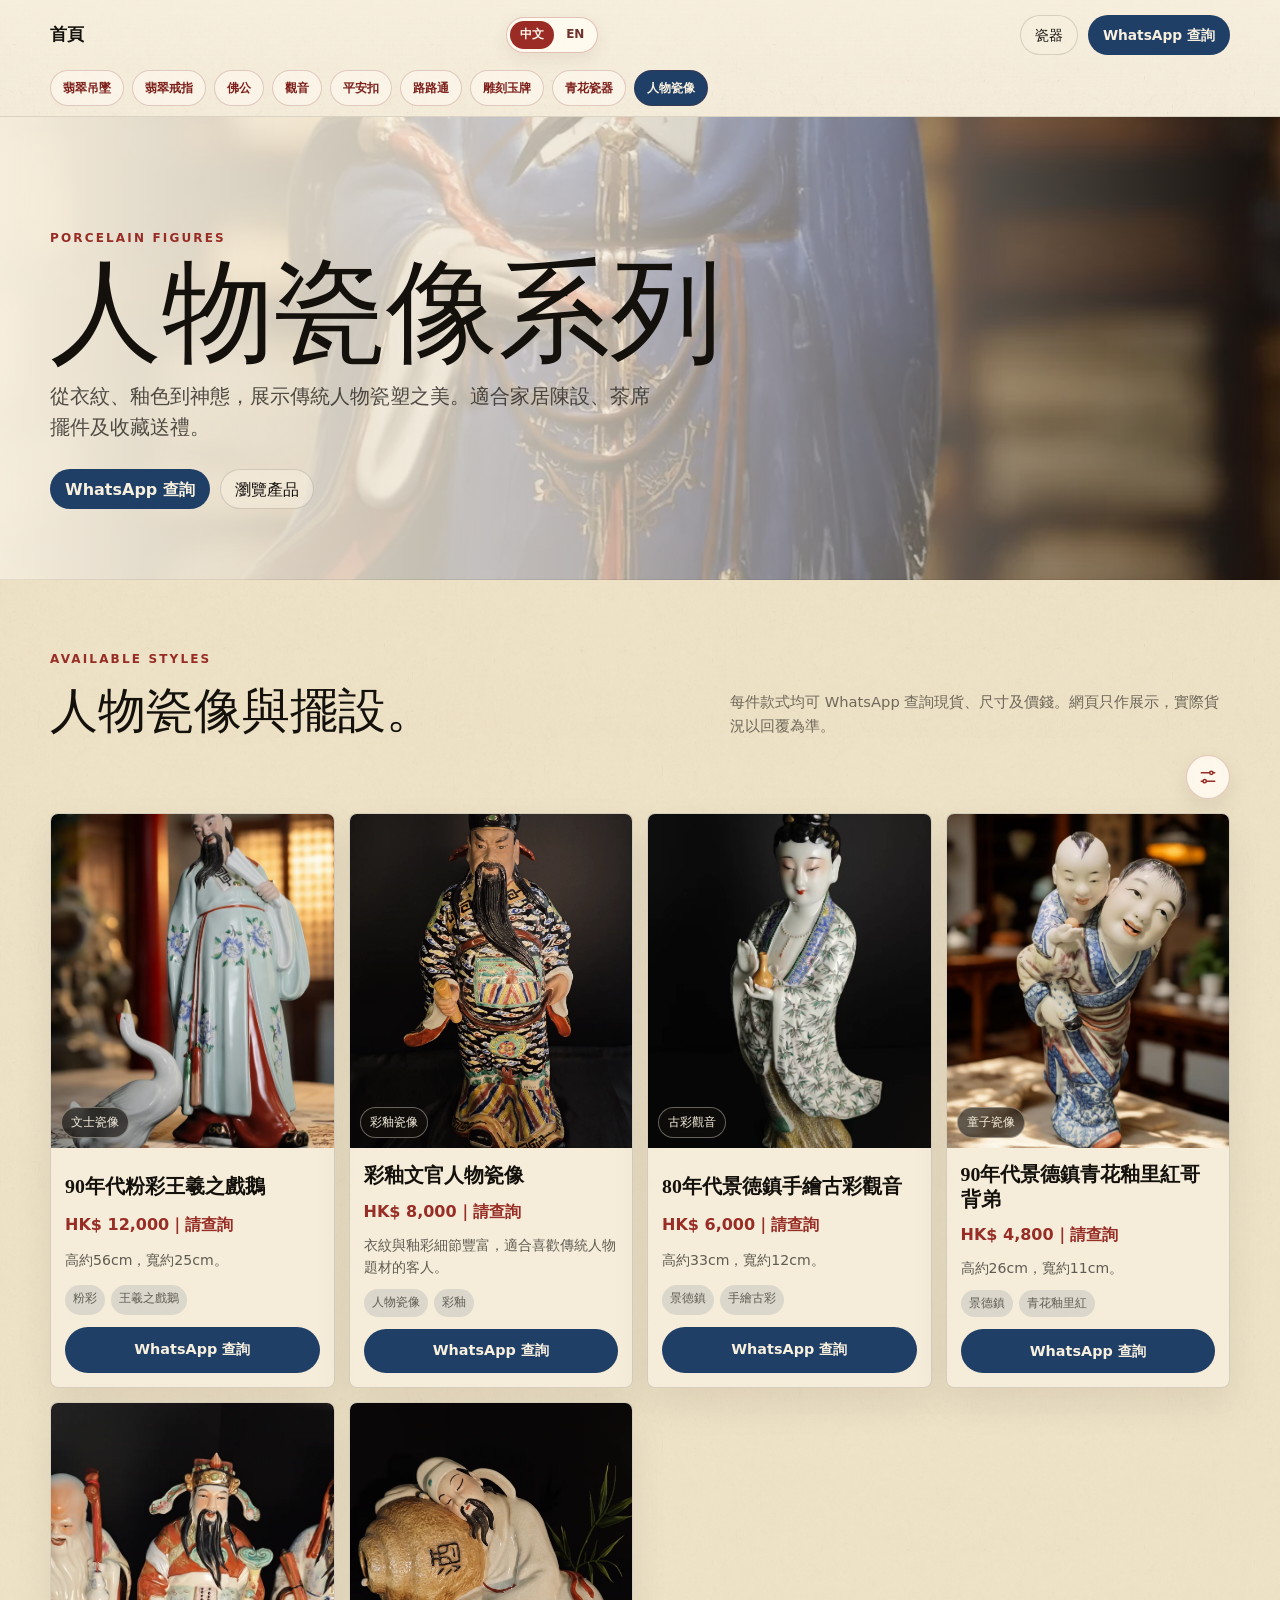
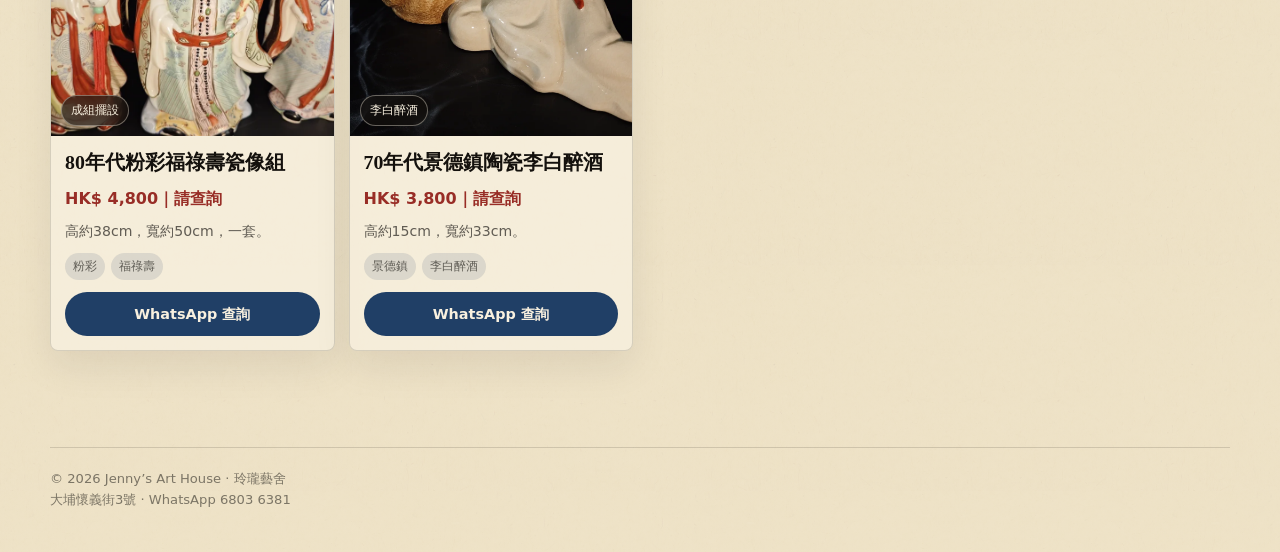
<file: porcelain-figures.html>
<!doctype html>
<html lang="zh-Hant">
<head>
  <meta charset="utf-8">
  <meta name="viewport" content="width=device-width, initial-scale=1">
  <link rel="stylesheet" href="assets/catalog-controls.css">
  <meta name="description" content="Jenny’s Art House 玲瓏藝舍人物瓷像系列，展示仕女、童子、文士、陶瓷人物擺設及福祿壽瓷像組，可直接 WhatsApp 查詢。">
  <title>人物瓷像系列 | Jenny’s Art House 玲瓏藝舍</title>
  <style>
    :root {
      --ink: #14110d;
      --paper: #efe3c7;
      --paper-light: #f8f0df;
      --cinnabar: #982d26;
      --blue: #203f66;
      --line: rgba(20, 17, 13, .14);
      --shadow: 0 22px 60px rgba(23, 18, 14, .16);
    }

    * { box-sizing: border-box; }
    html { scroll-behavior: smooth; }

    body {
      margin: 0;
      color: var(--ink);
      background:
        linear-gradient(180deg, rgba(239, 227, 199, .88), rgba(239, 227, 199, .94)),
        url("assets/rice-paper-texture.webp") center / 760px auto repeat;
      font-family: "Noto Serif TC", "Songti TC", "PMingLiU", Georgia, serif;
      line-height: 1.6;
      -webkit-font-smoothing: antialiased;
      text-rendering: optimizeLegibility;
    }

    a { color: inherit; text-decoration: none; }
    img { display: block; max-width: 100%; }

    .topbar {
      position: sticky;
      top: 0;
      z-index: 10;
      border-bottom: 1px solid rgba(20, 17, 13, .12);
      background:
        linear-gradient(180deg, rgba(248, 240, 223, .94), rgba(248, 240, 223, .84)),
        url("assets/rice-paper-texture.webp") center / 760px auto repeat;
      backdrop-filter: blur(16px);
    }

    .nav {
      display: flex;
      align-items: center;
      justify-content: space-between;
      gap: 14px;
      width: min(1180px, calc(100% - 28px));
      min-height: 70px;
      margin: 0 auto;
    }

    .brand {
      display: grid;
      gap: 2px;
      min-width: 0;
      font-size: 1.05rem;
      font-weight: 650;
      letter-spacing: .02em;
      line-height: 1.15;
    }

    .brand span {
      color: rgba(20, 17, 13, .58);
      font-family: "Noto Sans TC", system-ui, sans-serif;
      font-size: .74rem;
      font-weight: 500;
      letter-spacing: .08em;
    }

    .nav-actions,
    .category-shortcuts,
    .hero-buttons,
    .product-actions {
      font-family: "Noto Sans TC", system-ui, sans-serif;
    }

    .nav-actions {
      display: flex;
      align-items: center;
      gap: 10px;
      flex-shrink: 0;
      font-size: .86rem;
    }

    .nav-link,
    .whatsapp {
      display: inline-flex;
      align-items: center;
      justify-content: center;
      min-height: 40px;
      padding: 0 14px;
      border: 1px solid var(--line);
      border-radius: 999px;
      background: rgba(248, 240, 223, .5);
      white-space: nowrap;
    }

    .whatsapp {
      border-color: rgba(32, 63, 102, .35);
      color: #f8f0df;
      background: var(--blue);
      font-weight: 650;
    }

    .category-shortcuts {
      display: flex;
      gap: 8px;
      overflow-x: auto;
      width: min(1180px, calc(100% - 28px));
      margin: 0 auto;
      padding: 0 0 10px;
      scrollbar-width: none;
    }

    .category-shortcuts::-webkit-scrollbar { display: none; }

    .category-shortcuts a {
      flex: 0 0 auto;
      min-height: 34px;
      padding: 7px 12px;
      border: 1px solid rgba(126, 33, 28, .2);
      border-radius: 999px;
      color: #7e211c;
      background: rgba(255, 250, 240, .56);
      font-size: .78rem;
      font-weight: 650;
      white-space: nowrap;
    }

    .category-shortcuts a[aria-current="page"] {
      color: #f8f0df;
      background: var(--blue);
    }

    .hero {
      position: relative;
      overflow: hidden;
      border-bottom: 1px solid rgba(20, 17, 13, .08);
      background:
        linear-gradient(90deg, rgba(248, 240, 223, .98) 0%, rgba(248, 240, 223, .72) 45%, rgba(20, 17, 13, .46) 100%),
        url("assets/porcelain-figure-blue.webp") right center / cover no-repeat;
    }

    .hero-inner,
    .section,
    .footer-inner {
      width: min(1180px, calc(100% - 28px));
      margin: 0 auto;
    }

    .hero-inner {
      padding: clamp(54px, 10vw, 112px) 0 clamp(38px, 7vw, 70px);
    }

    .eyebrow {
      margin: 0 0 14px;
      color: var(--cinnabar);
      font-family: "Noto Sans TC", system-ui, sans-serif;
      font-size: .75rem;
      font-weight: 700;
      letter-spacing: .18em;
      text-transform: uppercase;
    }

    h1, h2, h3, p { margin-top: 0; }

    h1 {
      max-width: 680px;
      margin-bottom: 18px;
      font-size: clamp(3rem, 11vw, 7rem);
      font-weight: 500;
      line-height: .9;
    }

    .lede {
      max-width: 610px;
      margin-bottom: 26px;
      color: rgba(20, 17, 13, .72);
      font-size: clamp(1rem, 2.2vw, 1.22rem);
    }

    .hero-buttons {
      display: flex;
      flex-wrap: wrap;
      gap: 10px;
    }

    .section {
      padding: clamp(34px, 6vw, 70px) 0;
    }

    .section-head {
      display: flex;
      align-items: end;
      justify-content: space-between;
      gap: 18px;
      margin-bottom: 18px;
    }

    .section-head h2 {
      margin-bottom: 0;
      font-size: clamp(1.8rem, 4vw, 3rem);
      font-weight: 500;
      line-height: 1.12;
    }

    .note {
      max-width: 500px;
      margin: 0;
      color: rgba(20, 17, 13, .58);
      font-family: "Noto Sans TC", system-ui, sans-serif;
      font-size: .92rem;
    }

    .product-grid {
      display: grid;
      grid-template-columns: repeat(2, minmax(0, 1fr));
      gap: 14px;
    }

    .product {
      display: grid;
      overflow: hidden;
      border: 1px solid var(--line);
      border-radius: 8px;
      background: rgba(248, 240, 223, .78);
      box-shadow: 0 16px 38px rgba(23, 18, 14, .08);
    }

    .product-image {
      position: relative;
      aspect-ratio: 1 / 1.18;
      overflow: hidden;
      background: #17120e;
    }

    .product-image img {
      width: 100%;
      height: 100%;
      object-fit: cover;
      transition: transform .5s ease;
    }

    .product:hover .product-image img { transform: scale(1.035); }

    .badge {
      position: absolute;
      left: 10px;
      bottom: 10px;
      padding: 5px 9px;
      border: 1px solid rgba(248, 240, 223, .38);
      border-radius: 999px;
      color: #f8f0df;
      background: rgba(20, 17, 13, .64);
      font-family: "Noto Sans TC", system-ui, sans-serif;
      font-size: .74rem;
      backdrop-filter: blur(8px);
    }

    .product-body {
      display: grid;
      gap: 10px;
      padding: 14px;
    }

    .product.has-detail .product-body {
      cursor: pointer;
    }

    .product.has-detail .product-body:hover .product-title {
      color: var(--cinnabar);
    }

    .product-title {
      margin: 0;
      font-size: clamp(1.05rem, 2.4vw, 1.24rem);
      font-weight: 600;
      line-height: 1.28;
    }

    .price {
      margin: 0;
      color: var(--cinnabar);
      font-family: "Noto Sans TC", system-ui, sans-serif;
      font-size: 1rem;
      font-weight: 800;
    }

    .desc {
      margin: 0;
      color: rgba(20, 17, 13, .66);
      font-family: "Noto Sans TC", system-ui, sans-serif;
      font-size: .88rem;
      line-height: 1.55;
    }

    .meta {
      display: flex;
      flex-wrap: wrap;
      gap: 6px;
      color: rgba(20, 17, 13, .62);
      font-family: "Noto Sans TC", system-ui, sans-serif;
      font-size: .75rem;
    }

    .meta span {
      padding: 4px 8px;
      border-radius: 999px;
      background: rgba(32, 63, 102, .12);
    }

    .product-actions {
      display: grid;
      gap: 8px;
      margin-top: 2px;
      font-size: .9rem;
    }

    .product-actions .whatsapp {
      width: 100%;
      min-height: 44px;
    }

    footer {
      padding: 26px 0 42px;
      color: rgba(20, 17, 13, .52);
      font-family: "Noto Sans TC", system-ui, sans-serif;
      font-size: .82rem;
    }

    .footer-inner {
      border-top: 1px solid var(--line);
      padding-top: 20px;
    }

    @media (min-width: 820px) {
      .product-grid { grid-template-columns: repeat(4, minmax(0, 1fr)); }
    }

    @media (max-width: 620px) {
      .nav { min-height: 64px; }
      .brand { font-size: .94rem; }
      .brand span { font-size: .68rem; }
      .nav-actions .nav-link { display: none; }
      .nav-actions .whatsapp {
        min-height: 38px;
        padding: 0 12px;
        font-size: .82rem;
      }
      .hero {
        background:
          linear-gradient(180deg, rgba(248, 240, 223, .96) 0%, rgba(248, 240, 223, .9) 52%, rgba(20, 17, 13, .18) 100%),
          url("assets/porcelain-figure-blue.webp") center 96px / cover no-repeat;
      }
      .hero-inner {
        min-height: 520px;
        padding-top: 42px;
      }
      .hero-buttons {
        align-items: stretch;
        flex-direction: column;
      }
      .hero-buttons a { width: 100%; }
      .section-head { display: grid; }
      .product-grid { grid-template-columns: 1fr; }
      .product {
        grid-template-columns: 42% 1fr;
        align-items: stretch;
      }
      .product-image {
        aspect-ratio: auto;
        min-height: 238px;
      }
      .product-body { padding: 12px; }
    }
  </style>
</head>
<body>
  <header class="topbar">
    <nav class="nav" aria-label="主導覽">
      <a class="brand" href="index.html#home">Jenny’s Art House<span>玲瓏藝舍 · 大埔懷義街3號</span></a>
      <div class="nav-actions">
        <a class="nav-link" href="index.html#porcelain">返回主頁</a>
        <a class="whatsapp js-whatsapp" href="#" data-message="你好！我想查詢 Jenny’s Art House 玲瓏藝舍的人物瓷像系列。">WhatsApp 查詢</a>
      </div>
    </nav>
    <div class="category-shortcuts" aria-label="商品分類">
      <a href="jade-necklaces.html">翡翠吊墜</a>
      <a href="jade-rings.html">翡翠戒指</a>
      <a href="jade-buddha.html">佛公</a>
      <a href="jade-buddha-guanyin.html">觀音</a>
      <a href="jade-peace-buckle.html">平安扣</a>
      <a href="jade-lulutong.html">路路通</a>
      <a href="jade-pendants.html">雕刻玉牌</a>
      <a href="blue-white-porcelain.html">青花瓷器</a>
      <a href="porcelain-figures.html" aria-current="page">人物瓷像</a>
    </div>
  </header>

  <main>
    <section class="hero">
      <div class="hero-inner">
        <p class="eyebrow">人物瓷像</p>
        <h1>人物瓷像系列</h1>
        <p class="lede">從衣紋、釉色到神態，展示傳統人物瓷塑之美。適合家居陳設、茶席擺件及收藏送禮。</p>
        <div class="hero-buttons">
          <a class="whatsapp js-whatsapp" href="#" data-message="你好！我想了解人物瓷像系列的現貨和價錢。">查詢人物瓷像</a>
          <a class="nav-link" href="#products">瀏覽產品</a>
        </div>
      </div>
    </section>

    <section class="section" id="products">
      <div class="section-head">
        <div>
          <p class="eyebrow">款式一覽</p>
          <h2>人物瓷像與擺設。</h2>
        </div>
        <p class="note">每件款式均可 WhatsApp 查詢現貨、尺寸及價錢。網頁只作展示，實際貨況以回覆為準。</p>
      </div>

      <div class="product-grid">
        <article class="product">
          <a class="product-image" href="product-detail.html?id=porcelain-guanyin-1980s" aria-label="查看80年代景徳鎮手繪古彩觀音詳情">
            <img src="assets/porcelain-lady-vase.jpeg" alt="80年代景徳鎮手繪古彩觀音" loading="eager">
            <span class="badge">古彩觀音</span>
          </a>
          <div class="product-body">
            <h3 class="product-title">80年代景徳鎮手繪古彩觀音</h3>
            <p class="price">HK$ 6,000｜請查詢</p>
            <p class="desc">高約33cm，寬約12cm。</p>
            <div class="meta"><span>景徳鎮</span><span>手繪古彩</span></div>
            <div class="product-actions"><a class="whatsapp js-whatsapp" href="#" data-message="你好！我想查詢「80年代景徳鎮手繪古彩觀音」的現貨、尺寸和價錢。">WhatsApp 查詢</a></div>
          </div>
        </article>

        <article class="product">
          <a class="product-image" href="product-detail.html?id=porcelain-child-brothers" aria-label="查看90年代景德鎮青花釉里紅哥背弟詳情">
            <img src="assets/porcelain-child-figure.jpeg" alt="90年代景德鎮青花釉里紅哥背弟" loading="lazy">
            <span class="badge">童子瓷像</span>
          </a>
          <div class="product-body">
            <h3 class="product-title">90年代景德鎮青花釉里紅哥背弟</h3>
            <p class="price">HK$ 4,800｜請查詢</p>
            <p class="desc">高約26cm，寬約11cm。</p>
            <div class="meta"><span>景德鎮</span><span>青花釉里紅</span></div>
            <div class="product-actions"><a class="whatsapp js-whatsapp" href="#" data-message="你好！我想查詢「90年代景德鎮青花釉里紅哥背弟」的現貨、尺寸和價錢。">WhatsApp 查詢</a></div>
          </div>
        </article>

        <article class="product">
          <a class="product-image" href="product-detail.html?id=porcelain-scholar-goose" aria-label="查看90年代粉彩王羲之戲鵝詳情">
            <img src="assets/porcelain-scholar-goose.jpeg" alt="90年代粉彩王羲之戲鵝" loading="lazy">
            <span class="badge">文士瓷像</span>
          </a>
          <div class="product-body">
            <h3 class="product-title">90年代粉彩王羲之戲鵝</h3>
            <p class="price">HK$ 12,000｜請查詢</p>
            <p class="desc">高約56cm，寬約25cm。</p>
            <div class="meta"><span>粉彩</span><span>王羲之戲鵝</span></div>
            <div class="product-actions"><a class="whatsapp js-whatsapp" href="#" data-message="你好！我想查詢「90年代粉彩王羲之戲鵝」的現貨、尺寸和價錢。">WhatsApp 查詢</a></div>
          </div>
        </article>

        <article class="product">
          <a class="product-image" href="product-detail.html?id=porcelain-li-bai-drunk" aria-label="查看70年代景德鎮陶瓷李白醉酒詳情">
            <img src="assets/porcelain-sleeping-figure.webp" alt="70年代景德鎮陶瓷李白醉酒" loading="lazy">
            <span class="badge">李白醉酒</span>
          </a>
          <div class="product-body">
            <h3 class="product-title">70年代景德鎮陶瓷李白醉酒</h3>
            <p class="price">HK$ 3,800｜請查詢</p>
            <p class="desc">高約15cm，寬約33cm。</p>
            <div class="meta"><span>景德鎮</span><span>李白醉酒</span></div>
            <div class="product-actions"><a class="whatsapp js-whatsapp" href="#" data-message="你好！我想查詢「70年代景德鎮陶瓷李白醉酒」的現貨、尺寸和價錢。">WhatsApp 查詢</a></div>
          </div>
        </article>

        <article class="product">
          <a class="product-image" href="product-detail.html?id=porcelain-official-figure" aria-label="查看彩釉文官人物瓷像詳情">
            <img src="assets/porcelain-official-figure.webp" alt="彩釉文官人物瓷像" loading="lazy">
            <span class="badge">彩釉瓷像</span>
          </a>
          <div class="product-body">
            <h3 class="product-title">彩釉文官人物瓷像</h3>
            <p class="price">HK$ 8,000｜請查詢</p>
            <p class="desc">衣紋與釉彩細節豐富，適合喜歡傳統人物題材的客人。</p>
            <div class="meta"><span>人物瓷像</span><span>彩釉</span></div>
            <div class="product-actions"><a class="whatsapp js-whatsapp" href="#" data-message="你好！我想查詢「彩釉文官人物瓷像」的現貨、尺寸和價錢。">WhatsApp 查詢</a></div>
          </div>
        </article>

        <article class="product">
          <a class="product-image" href="product-detail.html?id=porcelain-fuk-luk-sau-set" aria-label="查看80年代粉彩福祿壽瓷像組詳情">
            <img src="assets/porcelain-three-figures.webp" alt="80年代粉彩福祿壽瓷像組" loading="lazy">
            <span class="badge">成組擺設</span>
          </a>
          <div class="product-body">
            <h3 class="product-title">80年代粉彩福祿壽瓷像組</h3>
            <p class="price">HK$ 4,800｜請查詢</p>
            <p class="desc">高約38cm，寬約50cm，一套。</p>
            <div class="meta"><span>粉彩</span><span>福祿壽</span></div>
            <div class="product-actions"><a class="whatsapp js-whatsapp" href="#" data-message="你好！我想查詢「80年代粉彩福祿壽瓷像組」的現貨、尺寸和價錢。">WhatsApp 查詢</a></div>
          </div>
        </article>
      </div>
    </section>
  </main>

  <footer>
    <div class="footer-inner">
      <span>© <span id="year"></span> Jenny’s Art House · 玲瓏藝舍</span><br>
      <span>大埔懷義街3號 · WhatsApp 6803 6381</span>
    </div>
  </footer>

  <script>
    const whatsappNumber = "85268036381";

    function buildWhatsAppLink(message) {
      return "https://wa.me/" + whatsappNumber + "?text=" + encodeURIComponent(message);
    }

    document.querySelectorAll(".js-whatsapp").forEach((link) => {
      link.href = buildWhatsAppLink(link.dataset.message || "你好！我想查詢 Jenny’s Art House 玲瓏藝舍的產品。");
      link.target = "_blank";
      link.rel = "noopener";
    });

    document.querySelectorAll(".product").forEach((product) => {
      const detailLink = product.querySelector(".product-image[href*='product-detail.html']");
      const body = product.querySelector(".product-body");
      if (!detailLink || !body) return;

      product.classList.add("has-detail");
      body.addEventListener("click", (event) => {
        if (event.target.closest("a, button, .product-actions")) return;
        window.location.href = detailLink.href;
      });
    });

    document.getElementById("year").textContent = new Date().getFullYear();
  </script>
  <script src="assets/language-switcher.js"></script>
  <script src="assets/catalog-controls.js"></script>
</body>
</html>
</file>
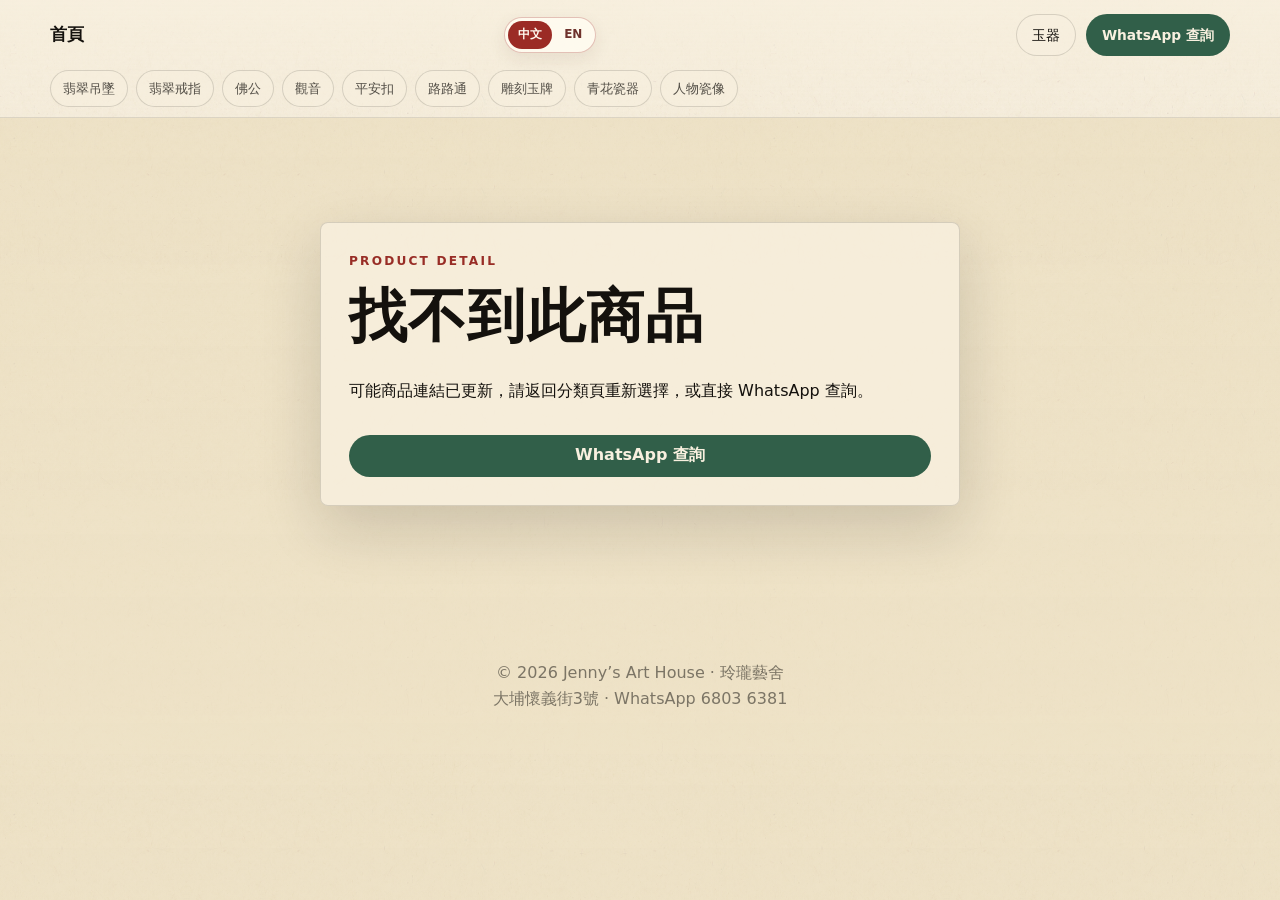
<file: product-detail.html>
<!doctype html>
<html lang="zh-Hant">
<head>
  <meta charset="utf-8">
  <meta name="viewport" content="width=device-width, initial-scale=1">
  <meta name="description" content="Jenny's Art House 玲瓏藝舍商品詳情、相片、尺寸、價錢及 WhatsApp 查詢。">
  <title>商品詳情 | Jenny's Art House 玲瓏藝舍</title>
  <style>
    :root {
      --ink: #14110d;
      --paper: #efe3c7;
      --paper-light: #f8f0df;
      --cinnabar: #982d26;
      --jade: #315f49;
      --line: rgba(20, 17, 13, .14);
      --shadow: 0 22px 60px rgba(23, 18, 14, .16);
    }

    * { box-sizing: border-box; }
    html { scroll-behavior: smooth; }

    body {
      margin: 0;
      color: var(--ink);
      background:
        linear-gradient(180deg, rgba(239, 227, 199, .9), rgba(239, 227, 199, .95)),
        url("assets/rice-paper-texture.webp") center / 760px auto repeat;
      font-family: "Noto Serif TC", "Songti TC", "PMingLiU", Georgia, serif;
      line-height: 1.65;
      -webkit-font-smoothing: antialiased;
    }

    a { color: inherit; text-decoration: none; }
    img { display: block; max-width: 100%; }
    figure { margin: 0; }

    .topbar {
      position: sticky;
      top: 0;
      z-index: 10;
      border-bottom: 1px solid rgba(20, 17, 13, .12);
      background:
        linear-gradient(180deg, rgba(248, 240, 223, .96), rgba(248, 240, 223, .86)),
        url("assets/rice-paper-texture.webp") center / 760px auto repeat;
      backdrop-filter: blur(16px);
    }

    .nav {
      display: flex;
      align-items: center;
      justify-content: space-between;
      gap: 14px;
      width: min(1180px, calc(100% - 28px));
      min-height: 70px;
      margin: 0 auto;
    }

    .brand {
      display: grid;
      gap: 2px;
      min-width: 0;
      font-size: 1.05rem;
      font-weight: 650;
      letter-spacing: .02em;
      line-height: 1.15;
    }

    .brand span {
      color: rgba(20, 17, 13, .58);
      font-family: "Noto Sans TC", system-ui, sans-serif;
      font-size: .74rem;
      font-weight: 500;
      letter-spacing: .08em;
    }

    .nav-actions,
    .category-shortcuts,
    .meta,
    .whatsapp,
    .detail-list,
    .caption,
    .empty-state {
      font-family: "Noto Sans TC", system-ui, sans-serif;
    }

    .nav-actions {
      display: flex;
      align-items: center;
      gap: 10px;
      flex-shrink: 0;
      font-size: .86rem;
    }

    .nav-link,
    .whatsapp {
      display: inline-flex;
      align-items: center;
      justify-content: center;
      min-height: 42px;
      padding: 0 15px;
      border: 1px solid var(--line);
      border-radius: 999px;
      background: rgba(248, 240, 223, .5);
      white-space: nowrap;
    }

    .whatsapp {
      border-color: rgba(49, 95, 73, .35);
      color: #f8f0df;
      background: var(--jade);
      font-weight: 750;
    }

    .whatsapp.is-sold,
    .sold-button {
      border-color: rgba(20, 17, 13, .12);
      color: rgba(20, 17, 13, .58);
      background: rgba(20, 17, 13, .12);
      cursor: default;
      pointer-events: none;
    }

    .sold-button {
      display: inline-flex;
      min-height: 48px;
      align-items: center;
      justify-content: center;
      border-radius: 999px;
      font-family: "Noto Sans TC", system-ui, sans-serif;
      font-weight: 800;
    }

    .category-shortcuts {
      display: flex;
      gap: 8px;
      overflow-x: auto;
      width: min(1180px, calc(100% - 28px));
      margin: 0 auto;
      padding: 0 0 10px;
      scrollbar-width: none;
    }

    .category-shortcuts::-webkit-scrollbar { display: none; }

    .category-shortcuts a {
      flex: 0 0 auto;
      padding: 7px 12px;
      border: 1px solid rgba(20, 17, 13, .14);
      border-radius: 999px;
      background: rgba(248, 240, 223, .52);
      color: rgba(20, 17, 13, .72);
      font-size: .8rem;
    }

    main {
      width: min(1180px, calc(100% - 28px));
      margin: 0 auto;
      padding: 34px 0 58px;
    }

    .product-hero {
      display: grid;
      grid-template-columns: minmax(0, 1.08fr) minmax(340px, .72fr);
      gap: 26px;
      align-items: start;
    }

    .gallery {
      display: grid;
      gap: 14px;
    }

    .gallery-main,
    .gallery-tile {
      overflow: hidden;
      border: 1px solid rgba(20, 17, 13, .13);
      border-radius: 8px;
      background: #080706;
      box-shadow: var(--shadow);
    }

    .gallery-main {
      min-height: 360px;
      aspect-ratio: 4 / 5;
    }

    .gallery-main img,
    .gallery-tile img {
      width: 100%;
      height: 100%;
      object-fit: contain;
      background: #080706;
    }

    .gallery-strip {
      display: grid;
      grid-template-columns: repeat(2, minmax(0, 1fr));
      gap: 14px;
    }

    .gallery-tile { aspect-ratio: 1 / 1; }

    .caption {
      margin-top: 8px;
      color: rgba(20, 17, 13, .58);
      font-size: .86rem;
    }

    .panel {
      position: sticky;
      top: 100px;
      display: grid;
      gap: 18px;
      padding: 24px;
      border: 1px solid rgba(20, 17, 13, .13);
      border-radius: 8px;
      background: rgba(248, 240, 223, .82);
      box-shadow: var(--shadow);
    }

    .eyebrow {
      margin: 0;
      color: var(--cinnabar);
      font-family: "Noto Sans TC", system-ui, sans-serif;
      font-size: .76rem;
      font-weight: 800;
      letter-spacing: .18em;
      text-transform: uppercase;
    }

    h1 {
      margin: 0;
      font-size: clamp(2rem, 5vw, 3.65rem);
      line-height: 1.08;
      letter-spacing: .02em;
    }

    .price {
      margin: 0;
      color: var(--cinnabar);
      font-family: "Noto Sans TC", system-ui, sans-serif;
      font-size: 1.18rem;
      font-weight: 850;
    }

    .desc {
      margin: 0;
      color: rgba(20, 17, 13, .72);
      font-size: 1rem;
    }

    .meta {
      display: flex;
      flex-wrap: wrap;
      gap: 8px;
    }

    .meta span {
      padding: 7px 11px;
      border-radius: 999px;
      background: rgba(20, 17, 13, .08);
      color: rgba(20, 17, 13, .62);
      font-size: .82rem;
    }

    .detail-list {
      display: grid;
      gap: 9px;
      margin: 0;
      padding: 16px 0 0;
      border-top: 1px solid rgba(20, 17, 13, .12);
      color: rgba(20, 17, 13, .68);
      font-size: .95rem;
    }

    .detail-row {
      display: flex;
      justify-content: space-between;
      gap: 14px;
    }

    .detail-row dt,
    .detail-row dd { margin: 0; }
    .detail-row dt { color: rgba(20, 17, 13, .48); }

    .detail-row dd {
      text-align: right;
      font-weight: 700;
    }

    .panel .whatsapp {
      width: 100%;
      min-height: 48px;
      margin-top: 4px;
    }

    .empty-state {
      display: grid;
      gap: 14px;
      max-width: 640px;
      margin: 70px auto;
      padding: 28px;
      border: 1px solid var(--line);
      border-radius: 8px;
      background: rgba(248, 240, 223, .82);
      box-shadow: var(--shadow);
    }

    footer {
      padding: 26px 0 42px;
      color: rgba(20, 17, 13, .52);
      font-family: "Noto Sans TC", system-ui, sans-serif;
      text-align: center;
    }

    @media (max-width: 760px) {
      .nav {
        align-items: center;
        flex-wrap: wrap;
        min-height: 64px;
        padding: 10px 0;
      }

      .brand {
        flex: 1 1 auto;
      }

      .nav-actions {
        flex: 1 0 100%;
        max-width: 100%;
        gap: 6px;
        justify-content: flex-start;
        overflow-x: auto;
        font-size: .76rem;
        scrollbar-width: none;
      }

      .nav-actions::-webkit-scrollbar { display: none; }

      .nav-link,
      .whatsapp {
        min-height: 36px;
        padding: 0 10px;
      }

      main {
        width: min(100% - 18px, 520px);
        padding-top: 18px;
      }

      .product-hero {
        grid-template-columns: 1fr;
      }

      .gallery-main {
        min-height: 320px;
        aspect-ratio: 3 / 4.4;
      }

      .panel {
        position: static;
        padding: 18px;
      }

      .gallery-strip {
        grid-template-columns: 1fr;
      }
    }
  </style>
</head>
<body>
  <header class="topbar">
    <nav class="nav" aria-label="主要導覽">
      <a class="brand" href="index.html#home">Jenny's Art House<span>玲瓏藝舍</span></a>
      <div class="nav-actions">
        <a class="nav-link" id="backLink" href="index.html#jade">返回分類</a>
        <a class="whatsapp js-whatsapp" id="topWhatsApp" href="#" target="_blank" rel="noopener">WhatsApp 查詢</a>
      </div>
    </nav>
    <div class="category-shortcuts" aria-label="商品分類捷徑">
      <a href="jade-necklaces.html">翡翠吊墜</a>
      <a href="jade-rings.html">翡翠戒指</a>
      <a href="jade-buddha.html">佛公</a>
      <a href="jade-buddha-guanyin.html">觀音</a>
      <a href="jade-peace-buckle.html">平安扣</a>
      <a href="jade-lulutong.html">路路通</a>
      <a href="jade-pendants.html">雕刻玉牌</a>
      <a href="blue-white-porcelain.html">青花瓷器</a>
      <a href="porcelain-figures.html">人物瓷像</a>
    </div>
  </header>

  <main id="main"></main>

  <footer>
    <span>© <span id="year"></span> Jenny's Art House · 玲瓏藝舍</span><br>
    <span>大埔懷義街3號 · WhatsApp 6803 6381</span>
  </footer>

  <script>
    const whatsappNumber = "85268036381";

    const products = {
      "jade-cabbage-fortune-5400": {
        name: "緬甸A玉白菜發財",
        price: "HK$ 5,400 | 請查詢",
        intro: "白菜造型翡翠雕刻件，白綠相映，寓意白菜發財，適合佩戴或收藏。",
        images: [
          { src: "assets/jade-cabbage-fortune-5400-front.webp", alt: "緬甸A玉白菜發財正面", caption: "正面" },
          { src: "assets/jade-cabbage-fortune-5400-back.webp", alt: "緬甸A玉白菜發財背面", caption: "背面" }
        ],
        tags: ["緬甸A玉", "白菜發財", "雕刻玉牌"],
        details: [["價錢", "HK$ 5,400 | 請查詢"], ["尺寸", "約 30.4 x 20.4 x 9.6mm"], ["類別", "雕刻玉牌"], ["查詢", "WhatsApp 6803 6381"]],
        backHref: "jade-pendants.html#products",
        backText: "返回雕刻玉牌"
      },
      "jade-crab-claw-18k-diamond-5500": {
        name: "緬甸A玉蟹鉗有錢鑲18K加鑽",
        price: "HK$ 5,500 | 請查詢",
        intro: "蟹鉗與錢幣題材翡翠吊墜，配18K金及鑽石鑲扣，適合佩戴或收藏。",
        images: [
          { src: "assets/jade-crab-claw-18k-diamond-5500-front.webp", alt: "緬甸A玉蟹鉗有錢鑲18K加鑽正面", caption: "正面" },
          { src: "assets/jade-crab-claw-18k-diamond-5500-back.webp", alt: "緬甸A玉蟹鉗有錢鑲18K加鑽背面", caption: "背面" }
        ],
        tags: ["緬甸A玉", "18K金鑽石", "翡翠吊墜"],
        details: [["價錢", "HK$ 5,500 | 請查詢"], ["尺寸", "約 23.1 x 15.4 x 7.9mm"], ["類別", "翡翠吊墜"], ["查詢", "WhatsApp 6803 6381"]],
        backHref: "jade-necklaces.html#products",
        backText: "返回翡翠吊墜"
      },
      "jade-18k-diamond-pendant-12500": {
        name: "緬甸A玉吊咀鑲18K加鑽",
        price: "HK$ 12,500 | 請查詢",
        intro: "白綠相映的水滴形翡翠吊咀，配18K金及鑽石鑲扣，適合佩戴或收藏。",
        images: [
          { src: "assets/jade-18k-diamond-pendant-12500-front.webp", alt: "緬甸A玉吊咀鑲18K加鑽正面", caption: "正面" },
          { src: "assets/jade-18k-diamond-pendant-12500-back.webp", alt: "緬甸A玉吊咀鑲18K加鑽背面", caption: "背面" }
        ],
        tags: ["緬甸A玉", "18K金鑽石", "翡翠吊墜"],
        details: [["價錢", "HK$ 12,500 | 請查詢"], ["尺寸", "約 35.6 x 16.7 x 6.3mm"], ["類別", "翡翠吊墜"], ["查詢", "WhatsApp 6803 6381"]],
        backHref: "jade-necklaces.html#products",
        backText: "返回翡翠吊墜"
      },
      "jade-longevity-peach-18k-3800": {
        name: "緬甸A玉壽桃鑲18K",
        price: "HK$ 3,800 | 請查詢",
        intro: "壽桃造型翡翠吊墜配18K金扣，白綠相映，適合佩戴或收藏。",
        images: [
          { src: "assets/jade-longevity-peach-18k-3800-front.webp", alt: "緬甸A玉壽桃鑲18K正面", caption: "正面" },
          { src: "assets/jade-longevity-peach-18k-3800-back.webp", alt: "緬甸A玉壽桃鑲18K背面", caption: "背面" }
        ],
        tags: ["緬甸A玉", "壽桃", "18K金", "翡翠吊墜"],
        details: [["價錢", "HK$ 3,800 | 請查詢"], ["尺寸", "約 26.2 x 18.5 x 5mm"], ["類別", "翡翠吊墜"], ["查詢", "WhatsApp 6803 6381"]],
        backHref: "jade-necklaces.html#products",
        backText: "返回翡翠吊墜"
      },
      "jade-virtue-fortune-fan-2480": {
        name: "緬甸A玉積善得福扇",
        price: "HK$ 2,480 | 請查詢",
        intro: "扇形翡翠雕刻件線條開展，寓意積善得福，適合佩戴或收藏。",
        images: [
          { src: "assets/jade-virtue-fortune-fan-2480-front.webp", alt: "緬甸A玉積善得福扇正面", caption: "正面" },
          { src: "assets/jade-virtue-fortune-fan-2480-back.webp", alt: "緬甸A玉積善得福扇背面", caption: "背面" }
        ],
        tags: ["緬甸A玉", "積善得福扇", "雕刻玉牌"],
        details: [["價錢", "HK$ 2,480 | 請查詢"], ["尺寸", "約 27.8 x 39.8 x 2.1mm"], ["類別", "雕刻玉牌"], ["查詢", "WhatsApp 6803 6381"]],
        backHref: "jade-pendants.html#products",
        backText: "返回雕刻玉牌"
      },
      "jade-18k-diamond-pendant-7500": {
        name: "緬甸A玉鑲18K加鑽",
        price: "HK$ 7,500 | 請查詢",
        intro: "白色翡翠吊墜配18K金及鑽石鑲嵌，適合佩戴或收藏。",
        images: [
          { src: "assets/jade-18k-diamond-pendant-7500-front.webp", alt: "緬甸A玉鑲18K加鑽正面", caption: "正面" },
          { src: "assets/jade-18k-diamond-pendant-7500-back.webp", alt: "緬甸A玉鑲18K加鑽背面", caption: "背面" }
        ],
        tags: ["緬甸A玉", "18K金鑽石", "翡翠吊墜"],
        details: [["價錢", "HK$ 7,500 | 請查詢"], ["尺寸", "約 36.6 x 21.8 x 10mm"], ["類別", "翡翠吊墜"], ["查詢", "WhatsApp 6803 6381"]],
        backHref: "jade-necklaces.html#products",
        backText: "返回翡翠吊墜"
      },
      "jade-peace-melon-18k-14800-42mm": {
        name: "緬甸A玉平安瓜鑲18K",
        price: "HK$ 14,800 | 請查詢",
        intro: "平安瓜造型翡翠配18K金鑲嵌，適合佩戴或收藏。",
        images: [
          { src: "assets/jade-peace-melon-18k-14800-42mm-front.webp", alt: "緬甸A玉平安瓜鑲18K正面", caption: "正面" },
          { src: "assets/jade-peace-melon-18k-14800-42mm-back.webp", alt: "緬甸A玉平安瓜鑲18K背面", caption: "背面" }
        ],
        tags: ["緬甸A玉", "平安瓜", "18K金"],
        details: [["價錢", "HK$ 14,800 | 請查詢"], ["尺寸", "42 x 16.7 x 10.9mm"], ["類別", "翡翠吊墜"], ["查詢", "WhatsApp 6803 6381"]],
        backHref: "jade-necklaces.html#products",
        backText: "返回翡翠吊墜"
      },
      "jade-peace-melon-18k-14800": {
        name: "緬甸A玉平安瓜鑲18K",
        price: "HK$ 14,800 | 請查詢",
        intro: "平安瓜造型翡翠配18K金鑲嵌，適合佩戴或收藏。",
        images: [
          { src: "assets/jade-peace-melon-18k-14800-front.webp", alt: "緬甸A玉平安瓜鑲18K正面", caption: "正面" },
          { src: "assets/jade-peace-melon-18k-14800-back.webp", alt: "緬甸A玉平安瓜鑲18K背面", caption: "背面" }
        ],
        tags: ["緬甸A玉", "平安瓜", "18K金"],
        details: [["價錢", "HK$ 14,800 | 請查詢"], ["尺寸", "約 40.4 x 15.8 x 6.2mm"], ["類別", "翡翠吊墜"], ["查詢", "WhatsApp 6803 6381"]],
        backHref: "jade-necklaces.html#products",
        backText: "返回翡翠吊墜"
      },
      "jade-full-pouch-18k-diamond-38000": {
        name: "緬甸A玉荷包脹鑲18K加鑽",
        price: "HK$ 38,000 | 請查詢",
        intro: "荷包脹造型翡翠配18K金及鑽石鑲嵌，適合佩戴或收藏。",
        images: [
          { src: "assets/jade-full-pouch-18k-diamond-38000-front.webp", alt: "緬甸A玉荷包脹鑲18K加鑽正面", caption: "正面" },
          { src: "assets/jade-full-pouch-18k-diamond-38000-back.webp", alt: "緬甸A玉荷包脹鑲18K加鑽背面", caption: "背面" }
        ],
        tags: ["緬甸A玉", "荷包脹", "18K金鑽石"],
        details: [["價錢", "HK$ 38,000 | 請查詢"], ["尺寸", "約 56.2 x 19.55 x 9.75mm"], ["類別", "翡翠吊墜"], ["查詢", "WhatsApp 6803 6381"]],
        backHref: "jade-necklaces.html#products",
        backText: "返回翡翠吊墜"
      },
      "jade-donut-18k-diamond-16800": {
        name: "緬甸A玉甜甜圈18K加鑽",
        price: "HK$ 16,800 | 請查詢",
        intro: "甜甜圈圓環造型配18K金及鑽石鑲嵌，適合佩戴或收藏。",
        images: [
          { src: "assets/jade-donut-18k-diamond-16800-front.webp", alt: "緬甸A玉甜甜圈18K加鑽正面", caption: "正面" },
          { src: "assets/jade-donut-18k-diamond-16800-back.webp", alt: "緬甸A玉甜甜圈18K加鑽背面", caption: "背面" }
        ],
        tags: ["緬甸A玉", "甜甜圈", "18K金鑽石"],
        details: [["價錢", "HK$ 16,800 | 請查詢"], ["尺寸", "約 24.5 x 6.0mm"], ["類別", "翡翠吊墜"], ["查詢", "WhatsApp 6803 6381"]],
        backHref: "jade-necklaces.html#products",
        backText: "返回翡翠吊墜"
      },
      "jade-buddha-18k-diamond-58000": {
        name: "緬甸A玉佛公鑲18K加鑽",
        price: "HK$ 58,000 | 請查詢",
        intro: "佛公翡翠配18K金及鑽石鑲嵌，適合佩戴或收藏。",
        images: [
          { src: "assets/jade-buddha-18k-diamond-58000-front.webp", alt: "緬甸A玉佛公鑲18K加鑽正面", caption: "正面" },
          { src: "assets/jade-buddha-18k-diamond-58000-back.webp", alt: "緬甸A玉佛公鑲18K加鑽背面", caption: "背面" }
        ],
        tags: ["緬甸A玉", "佛公", "18K金鑽石"],
        details: [["價錢", "HK$ 58,000 | 請查詢"], ["尺寸", "41.5 x 33.9 x 6.7mm"], ["類別", "佛公／翡翠吊墜"], ["查詢", "WhatsApp 6803 6381"]],
        backHref: "jade-buddha.html#products",
        backText: "返回佛公"
      },
      "jade-buddha-18k-diamond-26800": {
        name: "緬甸A玉佛公鑲18K加鑽",
        price: "HK$ 26,800 | 請查詢",
        intro: "佛公翡翠配18K金及鑽石鑲嵌，適合佩戴或收藏。",
        images: [
          { src: "assets/jade-buddha-18k-diamond-26800-front.webp", alt: "緬甸A玉佛公鑲18K加鑽正面", caption: "正面" },
          { src: "assets/jade-buddha-18k-diamond-26800-back.webp", alt: "緬甸A玉佛公鑲18K加鑽背面", caption: "背面" }
        ],
        tags: ["緬甸A玉", "佛公", "18K金鑽石"],
        details: [["價錢", "HK$ 26,800 | 請查詢"], ["尺寸", "約 31.8 x 26.3 x 9.6mm"], ["類別", "佛公／翡翠吊墜"], ["查詢", "WhatsApp 6803 6381"]],
        backHref: "jade-buddha.html#products",
        backText: "返回佛公"
      },
      "jade-ruyi-pendant-50000": {
        name: "緬甸A玉如意吊咀",
        price: "HK$ 50,000 | 請查詢",
        intro: "如意造型翡翠吊咀，適合佩戴或收藏。",
        images: [
          { src: "assets/jade-ruyi-pendant-50000-front.webp", alt: "緬甸A玉如意吊咀正面", caption: "正面" },
          { src: "assets/jade-ruyi-pendant-50000-back.webp", alt: "緬甸A玉如意吊咀背面", caption: "背面" }
        ],
        tags: ["緬甸A玉", "如意吊咀", "雕刻玉牌"],
        details: [["價錢", "HK$ 50,000 | 請查詢"], ["尺寸", "約 42.8 x 37.1 x 7.9mm"], ["類別", "雕刻玉牌"], ["查詢", "WhatsApp 6803 6381"]],
        backHref: "jade-pendants.html#products",
        backText: "返回雕刻玉牌"
      },
      "jade-angelfish-15500": {
        name: "緬甸A玉神仙魚",
        price: "HK$ 15,500 | 請查詢",
        intro: "神仙魚造型翡翠雕件，適合佩戴或收藏。",
        images: [
          { src: "assets/jade-angelfish-15500-front.webp", alt: "緬甸A玉神仙魚正面", caption: "正面" },
          { src: "assets/jade-angelfish-15500-back.webp", alt: "緬甸A玉神仙魚背面", caption: "背面" }
        ],
        tags: ["緬甸A玉", "神仙魚", "雕刻玉牌"],
        details: [["價錢", "HK$ 15,500 | 請查詢"], ["尺寸", "41.75 x 28.5 x 6.45mm"], ["類別", "雕刻玉牌"], ["查詢", "WhatsApp 6803 6381"]],
        backHref: "jade-pendants.html#products",
        backText: "返回雕刻玉牌"
      },
      "jade-snow-pea-pendant-18k-diamond-18600": {
        name: "緬甸A玉荷蘭豆荷包脹鑲18K加鑽",
        price: "HK$ 18,600 | 請查詢",
        intro: "荷蘭豆造型翡翠配18K金及鑽石鑲嵌，適合佩戴或收藏。",
        images: [
          { src: "assets/jade-snow-pea-pendant-18k-diamond-18600-front.webp", alt: "緬甸A玉荷蘭豆荷包脹鑲18K加鑽正面", caption: "正面" },
          { src: "assets/jade-snow-pea-pendant-18k-diamond-18600-back.webp", alt: "緬甸A玉荷蘭豆荷包脹鑲18K加鑽背面", caption: "背面" }
        ],
        tags: ["緬甸A玉", "荷蘭豆", "18K金鑽石"],
        details: [["價錢", "HK$ 18,600 | 請查詢"], ["尺寸", "約 38 x 15.4 x 5.8mm"], ["類別", "雕刻玉牌／翡翠吊墜"], ["查詢", "WhatsApp 6803 6381"]],
        backHref: "jade-pendants.html#products",
        backText: "返回雕刻玉牌"
      },
      "jade-buddha-18k-diamond-19500": {
        name: "緬甸A玉佛公鑲18K加鑽",
        price: "HK$ 19,500 | 請查詢",
        intro: "佛公翡翠配18K金及鑽石鑲嵌，適合佩戴或收藏。",
        images: [
          { src: "assets/jade-buddha-18k-diamond-19500-front.webp", alt: "緬甸A玉佛公鑲18K加鑽正面", caption: "正面" },
          { src: "assets/jade-buddha-18k-diamond-19500-back.webp", alt: "緬甸A玉佛公鑲18K加鑽背面", caption: "背面" }
        ],
        tags: ["緬甸A玉", "佛公", "18K金鑽石"],
        details: [["價錢", "HK$ 19,500 | 請查詢"], ["尺寸", "約 23.3 x 26 x 7.1mm"], ["類別", "佛公／翡翠吊墜"], ["查詢", "WhatsApp 6803 6381"]],
        backHref: "jade-buddha.html#products",
        backText: "返回佛公"
      },
      "jade-peace-buckle-18k-diamond-30800": {
        name: "緬甸A玉平安扣鑲18K加鑽",
        price: "HK$ 30,800 | 請查詢",
        intro: "平安扣配18K金及鑽石鑲嵌，適合佩戴或收藏。",
        images: [
          { src: "assets/jade-peace-buckle-18k-diamond-30800-front.webp", alt: "緬甸A玉平安扣鑲18K加鑽正面", caption: "正面" },
          { src: "assets/jade-peace-buckle-18k-diamond-30800-back.webp", alt: "緬甸A玉平安扣鑲18K加鑽背面", caption: "背面" }
        ],
        tags: ["緬甸A玉", "平安扣", "18K金鑽石"],
        details: [["價錢", "HK$ 30,800 | 請查詢"], ["尺寸", "26.9 x 5.2mm"], ["類別", "平安扣／翡翠吊墜"], ["查詢", "WhatsApp 6803 6381"]],
        backHref: "jade-peace-buckle.html#products",
        backText: "返回平安扣"
      },
      "jade-flower-18k-diamond-bail-18000": {
        name: "緬甸A玉花鑲18K加鑽石扣",
        price: "HK$ 18,000 | 請查詢",
        intro: "花形翡翠雕件配18K金及鑽石扣，適合佩戴或收藏。",
        images: [
          { src: "assets/jade-flower-18k-diamond-bail-18000-front.webp", alt: "緬甸A玉花鑲18K加鑽石扣正面", caption: "正面" },
          { src: "assets/jade-flower-18k-diamond-bail-18000-back.webp", alt: "緬甸A玉花鑲18K加鑽石扣背面", caption: "背面" }
        ],
        tags: ["緬甸A玉", "花形雕件", "18K金鑽石"],
        details: [["價錢", "HK$ 18,000 | 請查詢"], ["尺寸", "45.7 x 27.1 x 7.2mm"], ["類別", "雕刻玉牌／翡翠吊墜"], ["查詢", "WhatsApp 6803 6381"]],
        backHref: "jade-pendants.html#products",
        backText: "返回雕刻玉牌"
      },
      "jade-peace-buckle-18k-diamond-11800": {
        name: "緬甸A玉平安扣鑲18K加鑽石",
        price: "HK$ 11,800 | 請查詢",
        intro: "圓形平安扣配18K金及鑽石鑲嵌，適合佩戴或收藏。",
        images: [
          { src: "assets/jade-peace-buckle-18k-diamond-11800-front.webp", alt: "緬甸A玉平安扣鑲18K加鑽石正面", caption: "正面" },
          { src: "assets/jade-peace-buckle-18k-diamond-11800-back.webp", alt: "緬甸A玉平安扣鑲18K加鑽石背面", caption: "背面" }
        ],
        tags: ["緬甸A玉", "平安扣", "18K金鑽石"],
        details: [["價錢", "HK$ 11,800 | 請查詢"], ["尺寸", "28 x 5mm"], ["類別", "平安扣／翡翠吊墜"], ["查詢", "WhatsApp 6803 6381"]],
        backHref: "jade-peace-buckle.html#products",
        backText: "返回平安扣"
      },
      "jade-golden-branch-leaf-18k-diamond-168000": {
        name: "緬甸A玉金枝玉葉吊咀鑲18K加鑽",
        price: "HK$ 168,000 | 請查詢",
        intro: "細長葉形翡翠配18K金及鑽石鑲嵌，適合佩戴或收藏。",
        images: [
          { src: "assets/jade-golden-branch-leaf-18k-diamond-168000-front.webp", alt: "緬甸A玉金枝玉葉吊咀鑲18K加鑽正面", caption: "正面" },
          { src: "assets/jade-golden-branch-leaf-18k-diamond-168000-back.webp", alt: "緬甸A玉金枝玉葉吊咀鑲18K加鑽背面", caption: "背面" }
        ],
        tags: ["緬甸A玉", "金枝玉葉", "18K金鑽石"],
        details: [["價錢", "HK$ 168,000 | 請查詢"], ["尺寸", "約 40.7 x 14.28 x 8.1mm"], ["類別", "雕刻玉牌／翡翠吊墜"], ["查詢", "WhatsApp 6803 6381"]],
        backHref: "jade-pendants.html#products",
        backText: "返回雕刻玉牌"
      },
      "jade-family-business-18k-diamond-138000": {
        name: "緬甸A玉家大業大鑲18K加鑽",
        price: "HK$ 138,000 | 請查詢",
        intro: "翠綠葉形翡翠配18K金及鑽石鑲嵌，適合佩戴或收藏。",
        images: [
          { src: "assets/jade-family-business-18k-diamond-138000-front.webp", alt: "緬甸A玉家大業大鑲18K加鑽正面", caption: "正面" },
          { src: "assets/jade-family-business-18k-diamond-138000-back.webp", alt: "緬甸A玉家大業大鑲18K加鑽背面", caption: "背面" }
        ],
        tags: ["緬甸A玉", "家大業大", "18K金鑽石"],
        details: [["價錢", "HK$ 138,000 | 請查詢"], ["尺寸", "約 42.7 x 22.2 x 11.3mm"], ["類別", "雕刻玉牌／翡翠吊墜"], ["查詢", "WhatsApp 6803 6381"]],
        backHref: "jade-pendants.html#products",
        backText: "返回雕刻玉牌"
      },
      "jade-plum-five-blessings-18800": {
        name: "緬甸A玉梅開五福",
        price: "HK$ 18,800 | 請查詢",
        intro: "長方形玉牌一側綴以梅花雕紋，適合佩戴或收藏。",
        images: [
          { src: "assets/jade-plum-five-blessings-18800-front.webp", alt: "緬甸A玉梅開五福正面", caption: "正面" },
          { src: "assets/jade-plum-five-blessings-18800-back.webp", alt: "緬甸A玉梅開五福背面", caption: "背面" }
        ],
        tags: ["緬甸A玉", "梅開五福", "雕刻玉牌"],
        details: [["價錢", "HK$ 18,800 | 請查詢"], ["尺寸", "50.9 x 33.2 x 5.2mm"], ["類別", "雕刻玉牌"], ["查詢", "WhatsApp 6803 6381"]],
        backHref: "jade-pendants.html#products",
        backText: "返回雕刻玉牌"
      },
      "jade-lavender-18k-pendant-11800": {
        name: "緬甸A玉紫羅蘭吊咀鑲18K",
        price: "HK$ 11,800 | 請查詢",
        intro: "橢圓紫羅蘭翡翠吊咀配18K金鑲嵌，適合佩戴或收藏。",
        images: [
          { src: "assets/jade-lavender-18k-pendant-11800-front.webp", alt: "緬甸A玉紫羅蘭吊咀鑲18K正面", caption: "正面" },
          { src: "assets/jade-lavender-18k-pendant-11800-back.webp", alt: "緬甸A玉紫羅蘭吊咀鑲18K背面", caption: "背面" }
        ],
        tags: ["緬甸A玉", "紫羅蘭", "18K金"],
        details: [["價錢", "HK$ 11,800 | 請查詢"], ["尺寸", "約 25.5 x 20 x 11.9mm"], ["類別", "翡翠吊墜"], ["查詢", "WhatsApp 6803 6381"]],
        backHref: "jade-necklaces.html#products",
        backText: "返回翡翠吊墜"
      },
      "jade-money-bag-18k-28000": {
        name: "緬甸A玉錢袋鑲18K",
        price: "HK$ 28,000 | 請查詢",
        intro: "錢袋造型玉牌配18K金扣，適合佩戴或收藏。",
        images: [
          { src: "assets/jade-money-bag-18k-28000-front.webp", alt: "緬甸A玉錢袋鑲18K正面", caption: "正面" },
          { src: "assets/jade-money-bag-18k-28000-back.webp", alt: "緬甸A玉錢袋鑲18K背面", caption: "背面" }
        ],
        tags: ["緬甸A玉", "錢袋", "18K金"],
        details: [["價錢", "HK$ 28,000 | 請查詢"], ["尺寸", "約 33.8 x 24.1 x 3.8mm"], ["類別", "雕刻玉牌"], ["查詢", "WhatsApp 6803 6381"]],
        backHref: "jade-pendants.html#products",
        backText: "返回雕刻玉牌"
      },
      "jade-floating-flower-18k-diamond-48000": {
        name: "緬甸A玉飄蘭花吊咀鑲18K加鑽",
        price: "HK$ 48,000 | 請查詢",
        intro: "飄蘭花翡翠吊咀配18K金及鑽石鑲嵌，適合佩戴或收藏。",
        images: [
          { src: "assets/jade-floating-flower-18k-diamond-48000-front.webp", alt: "緬甸A玉飄蘭花吊咀鑲18K加鑽正面", caption: "正面" },
          { src: "assets/jade-floating-flower-18k-diamond-48000-back.webp", alt: "緬甸A玉飄蘭花吊咀鑲18K加鑽背面", caption: "背面" }
        ],
        tags: ["緬甸A玉", "飄蘭花", "18K金鑽石"],
        details: [["價錢", "HK$ 48,000 | 請查詢"], ["尺寸", "36.3 x 27.2 x 11.3mm"], ["類別", "翡翠吊墜"], ["查詢", "WhatsApp 6803 6381"]],
        backHref: "jade-necklaces.html#products",
        backText: "返回翡翠吊墜"
      },
      "jade-wushi-18k-diamond-28000": {
        name: "緬甸A玉翡翠無事牌鑲18K加鑽",
        price: "HK$ 28,000 | 請查詢",
        intro: "長方形無事牌配18K金及鑽石鑲嵌，適合佩戴或收藏。",
        images: [
          { src: "assets/jade-wushi-18k-diamond-28000-front.webp", alt: "緬甸A玉翡翠無事牌鑲18K加鑽正面", caption: "正面" },
          { src: "assets/jade-wushi-18k-diamond-28000-back.webp", alt: "緬甸A玉翡翠無事牌鑲18K加鑽背面", caption: "背面" }
        ],
        tags: ["緬甸A玉", "無事牌", "18K金鑽石"],
        details: [["價錢", "HK$ 28,000 | 請查詢"], ["尺寸", "41.3 x 18.9 x 7.4mm"], ["類別", "雕刻玉牌"], ["查詢", "WhatsApp 6803 6381"]],
        backHref: "jade-pendants.html#products",
        backText: "返回雕刻玉牌"
      },
      "jade-donut-18k-18000": {
        name: "緬甸A玉甜甜圈鑲18K金",
        price: "HK$ 18,000 | 請查詢",
        intro: "甜甜圈圓環造型配18K金扣，適合佩戴或收藏。",
        images: [
          { src: "assets/jade-donut-18k-18000-front.webp", alt: "緬甸A玉甜甜圈鑲18K金正面", caption: "正面" },
          { src: "assets/jade-donut-18k-18000-back.webp", alt: "緬甸A玉甜甜圈鑲18K金背面", caption: "背面" }
        ],
        tags: ["緬甸A玉", "甜甜圈", "18K金"],
        details: [["價錢", "HK$ 18,000 | 請查詢"], ["尺寸", "22.8 x 6.2mm"], ["類別", "翡翠吊墜"], ["查詢", "WhatsApp 6803 6381"]],
        backHref: "jade-necklaces.html#products",
        backText: "返回翡翠吊墜"
      },
      "jade-lock-peace-18k-6800": {
        name: "緬甸A玉鎖住平安鑲18K金",
        price: "HK$ 6,800 | 請查詢",
        intro: "鎖牌配小鑰匙造型，以18K金鑲嵌，適合佩戴或收藏。",
        images: [
          { src: "assets/jade-lock-peace-18k-6800-front.webp", alt: "緬甸A玉鎖住平安鑲18K金正面", caption: "正面" },
          { src: "assets/jade-lock-peace-18k-6800-back.webp", alt: "緬甸A玉鎖住平安鑲18K金背面", caption: "背面" }
        ],
        tags: ["緬甸A玉", "鎖住平安", "18K金"],
        details: [["價錢", "HK$ 6,800 | 請查詢"], ["尺寸", "19.5 x 10 x 6.8mm"], ["類別", "翡翠吊墜"], ["查詢", "WhatsApp 6803 6381"]],
        backHref: "jade-necklaces.html#products",
        backText: "返回翡翠吊墜"
      },
      "jade-18k-ruyi-diamond-29800": {
        name: "緬甸A玉如意的鑲18K加鑽石",
        price: "HK$ 29,800 | 請查詢",
        intro: "如意造型玉牌配18K金及鑽石鑲嵌，適合佩戴或收藏。",
        images: [
          { src: "assets/jade-18k-ruyi-diamond-29800-front.webp", alt: "緬甸A玉如意的鑲18K加鑽石正面", caption: "正面" },
          { src: "assets/jade-18k-ruyi-diamond-29800-back.webp", alt: "緬甸A玉如意的鑲18K加鑽石背面", caption: "背面" }
        ],
        tags: ["緬甸A玉", "如意", "18K金鑽石"],
        details: [["價錢", "HK$ 29,800 | 請查詢"], ["尺寸", "42.4 x 28.3 x 6.9mm"], ["類別", "雕刻玉牌"], ["查詢", "WhatsApp 6803 6381"]],
        backHref: "jade-pendants.html#products",
        backText: "返回雕刻玉牌"
      },
      "jade-18k-ruyi-diamond-39800": {
        name: "緬甸A玉如意鑲18K加鑽石",
        price: "HK$ 39,800 | 請查詢",
        intro: "如意造型玉牌配18K金及鑽石鑲嵌，適合佩戴或收藏。",
        images: [
          { src: "assets/jade-18k-ruyi-diamond-39800-front.webp", alt: "緬甸A玉如意鑲18K加鑽石正面", caption: "正面" },
          { src: "assets/jade-18k-ruyi-diamond-39800-back.webp", alt: "緬甸A玉如意鑲18K加鑽石背面", caption: "背面" }
        ],
        tags: ["緬甸A玉", "如意", "18K金鑽石"],
        details: [["價錢", "HK$ 39,800 | 請查詢"], ["尺寸", "40.8 x 19.3 x 5.5mm"], ["類別", "雕刻玉牌"], ["查詢", "WhatsApp 6803 6381"]],
        backHref: "jade-pendants.html#products",
        backText: "返回雕刻玉牌"
      },
      "jade-18k-diamond-3800": {
        name: "緬甸A玉鑲18K金加鑽石",
        price: "HK$ 3,800 | 請查詢",
        intro: "橢圓形玉件配綠色頂飾，以18K金及鑽石鑲嵌，適合佩戴或收藏。",
        images: [
          { src: "assets/jade-18k-diamond-3800-front.webp", alt: "緬甸A玉鑲18K金加鑽石 22.6mm 款正面佩戴展示", caption: "正面" },
          { src: "assets/jade-18k-diamond-3800-back.webp", alt: "緬甸A玉鑲18K金加鑽石 22.6mm 款背面佩戴展示", caption: "背面" }
        ],
        tags: ["緬甸A玉", "18K金鑽石", "翡翠吊墜"],
        details: [["價錢", "HK$ 3,800 | 請查詢"], ["尺寸", "22.6 x 12.2 x 6.7mm"], ["類別", "翡翠吊墜"], ["查詢", "WhatsApp 6803 6381"]],
        backHref: "jade-necklaces.html#products",
        backText: "返回翡翠吊墜"
      },
      "jade-18k-diamond-pendant-6000": {
        name: "緬甸A玉鑲18K金加鑽吊墜",
        price: "HK$ 6,000 | 請查詢",
        intro: "三段橢圓造型，以18K金及鑽石鑲嵌，適合佩戴或收藏。",
        images: [
          { src: "assets/jade-18k-diamond-pendant-6000-front.webp", alt: "緬甸A玉鑲18K金加鑽吊墜正面佩戴展示", caption: "正面" },
          { src: "assets/jade-18k-diamond-pendant-6000-back.webp", alt: "緬甸A玉鑲18K金加鑽吊墜背面佩戴展示", caption: "背面" }
        ],
        tags: ["緬甸A玉", "18K金鑽石", "翡翠吊墜"],
        details: [["價錢", "HK$ 6,000 | 請查詢"], ["尺寸", "31.8 x 10 x 6.1mm"], ["類別", "翡翠吊墜"], ["查詢", "WhatsApp 6803 6381"]],
        backHref: "jade-necklaces.html#products",
        backText: "返回翡翠吊墜"
      },
      "jade-18k-diamond-pendant-28000": {
        name: "緬甸A玉鑲18K金鑽石吊墜",
        price: "HK$ 28,000 | 請查詢",
        intro: "水滴形玉件配橢圓頂飾，以18K金及鑽石鑲嵌，適合佩戴或收藏。",
        images: [
          { src: "assets/jade-18k-diamond-pendant-28000-front.webp", alt: "緬甸A玉鑲18K金鑽石吊墜正面佩戴展示", caption: "正面" },
          { src: "assets/jade-18k-diamond-pendant-28000-back.webp", alt: "緬甸A玉鑲18K金鑽石吊墜背面佩戴展示", caption: "背面" }
        ],
        tags: ["緬甸A玉", "18K金鑽石", "翡翠吊墜"],
        details: [["價錢", "HK$ 28,000 | 請查詢"], ["尺寸", "42.7 x 16 x 11.1mm"], ["類別", "翡翠吊墜"], ["查詢", "WhatsApp 6803 6381"]],
        backHref: "jade-necklaces.html#products",
        backText: "返回翡翠吊墜"
      },
      "jade-lulutong-18k-8800": {
        name: "緬甸A玉路路通鑲18K",
        price: "HK$ 8,800 | 請查詢",
        intro: "路路通配18K金鑲嵌，造型簡潔，適合佩戴或收藏。",
        images: [
          { src: "assets/jade-lulutong-18k-8800-front.webp", alt: "緬甸A玉路路通鑲18K正面佩戴展示", caption: "正面" },
          { src: "assets/jade-lulutong-18k-8800-back.webp", alt: "緬甸A玉路路通鑲18K背面佩戴展示", caption: "背面" }
        ],
        tags: ["緬甸A玉", "路路通", "18K金"],
        details: [["價錢", "HK$ 8,800 | 請查詢"], ["尺寸", "11.5 x 14.8mm"], ["類別", "路路通／翡翠吊墜"], ["查詢", "WhatsApp 6803 6381"]],
        backHref: "jade-lulutong.html#products",
        backText: "返回路路通"
      },
      "jade-lulutong-1880": {
        name: "緬甸A玉路路通",
        price: "HK$ 1,880 | 請查詢",
        intro: "路路通造型簡潔，適合佩戴或收藏。",
        images: [
          { src: "assets/jade-lulutong-1880-front.jpg", alt: "緬甸A玉路路通正面佩戴展示", caption: "正面" },
          { src: "assets/jade-lulutong-1880-back.jpg", alt: "緬甸A玉路路通背面佩戴展示", caption: "背面" }
        ],
        tags: ["緬甸A玉", "路路通"],
        details: [["價錢", "HK$ 1,880 | 請查詢"], ["尺寸", "約 12.4 x 13.5mm"], ["類別", "路路通"], ["查詢", "WhatsApp 6803 6381"]],
        backHref: "jade-lulutong.html#products",
        backText: "返回路路通"
      },
      "jade-lulutong-1880-127-131": {
        name: "緬甸A玉路路通",
        price: "HK$ 1,880 | 請查詢",
        intro: "路路通造型簡潔，適合佩戴或收藏。",
        images: [
          { src: "assets/jade-lulutong-1880-127-131-front.jpg", alt: "緬甸A玉路路通12.7 x 13.1mm正面佩戴展示", caption: "正面" },
          { src: "assets/jade-lulutong-1880-127-131-back.jpg", alt: "緬甸A玉路路通12.7 x 13.1mm背面佩戴展示", caption: "背面" }
        ],
        tags: ["緬甸A玉", "路路通"],
        details: [["價錢", "HK$ 1,880 | 請查詢"], ["尺寸", "約 12.7 x 13.1mm"], ["類別", "路路通"], ["查詢", "WhatsApp 6803 6381"]],
        backHref: "jade-lulutong.html#products",
        backText: "返回路路通"
      },
      "jade-lulutong-1080-122-89": {
        name: "緬甸A玉路路通",
        price: "HK$ 1,080 | 請查詢",
        intro: "路路通造型簡潔，適合佩戴或收藏。",
        images: [
          { src: "assets/jade-lulutong-1080-122-89-front.jpg?v=1", alt: "緬甸A玉路路通12.2 x 8.9mm正面佩戴展示", caption: "正面" },
          { src: "assets/jade-lulutong-1080-122-89-back.jpg?v=1", alt: "緬甸A玉路路通12.2 x 8.9mm背面佩戴展示", caption: "背面" }
        ],
        tags: ["緬甸A玉", "路路通"],
        details: [["價錢", "HK$ 1,080 | 請查詢"], ["尺寸", "約 12.2 x 8.9mm"], ["類別", "路路通"], ["查詢", "WhatsApp 6803 6381"]],
        backHref: "jade-lulutong.html#products",
        backText: "返回路路通"
      },
      "jade-lavender-18k-pendant-24800": {
        name: "緬甸A玉紫羅蘭鑲18K吊咀",
        price: "HK$ 24,800 | 請查詢",
        intro: "紫羅蘭玉件配18K金鑲嵌，造型圓潤，適合佩戴或收藏。",
        images: [
          { src: "assets/jade-lavender-18k-pendant-24800-front.webp", alt: "緬甸A玉紫羅蘭鑲18K吊咀正面佩戴展示", caption: "正面" },
          { src: "assets/jade-lavender-18k-pendant-24800-back.webp", alt: "緬甸A玉紫羅蘭鑲18K吊咀背面佩戴展示", caption: "背面" }
        ],
        tags: ["緬甸A玉", "紫羅蘭吊咀", "18K金"],
        details: [["價錢", "HK$ 24,800 | 請查詢"], ["尺寸", "24.5 x 20.4 x 15.5mm"], ["類別", "翡翠吊墜"], ["查詢", "WhatsApp 6803 6381"]],
        backHref: "jade-necklaces.html#products",
        backText: "返回翡翠吊墜"
      },
      "jade-lavender-buddha-18k-diamond-378000": {
        name: "緬甸A玉紫羅蘭佛公鑲18K金加鑽石",
        price: "HK$ 378,000 | 請查詢",
        intro: "紫羅蘭佛公造型圓潤，配18K金及鑽石鑲嵌，適合佩戴或收藏。",
        images: [
          { src: "assets/jade-lavender-buddha-18k-diamond-378000-front.webp", alt: "緬甸A玉紫羅蘭佛公鑲18K金加鑽石正面", caption: "正面" },
          { src: "assets/jade-lavender-buddha-18k-diamond-378000-back.webp", alt: "緬甸A玉紫羅蘭佛公鑲18K金加鑽石背面", caption: "背面" }
        ],
        tags: ["緬甸A玉", "紫羅蘭佛公", "18K金鑽石"],
        details: [["價錢", "HK$ 378,000 | 請查詢"], ["尺寸", "55.4 x 53.3 x 16.8mm"], ["類別", "佛公玉器"], ["查詢", "WhatsApp 6803 6381"]],
        backHref: "jade-buddha.html#products",
        backText: "返回佛公"
      },
      "jade-lavender-buddha-18k-diamond-18000": {
        name: "緬甸A玉18K金鑲鑽紫羅蘭佛公",
        price: "HK$ 18,000 | 請查詢",
        intro: "紫羅蘭佛公造型圓潤，配18K金鑲鑽外框，適合佩戴或收藏。",
        images: [
          { src: "assets/jade-lavender-buddha-18k-diamond-18000-front.webp", alt: "緬甸A玉18K金鑲鑽紫羅蘭佛公正面", caption: "正面" },
          { src: "assets/jade-lavender-buddha-18k-diamond-18000-back.webp", alt: "緬甸A玉18K金鑲鑽紫羅蘭佛公背面", caption: "背面" }
        ],
        tags: ["緬甸A玉", "紫羅蘭佛公", "18K金鑲鑽"],
        details: [["價錢", "HK$ 18,000 | 請查詢"], ["尺寸", "32.2 x 28.1 x 13.9mm"], ["類別", "佛公玉器"], ["查詢", "WhatsApp 6803 6381"]],
        backHref: "jade-buddha.html#products",
        backText: "返回佛公"
      },
      "jade-buddha-980": {
        name: "緬甸A玉佛公",
        price: "HK$ 980 | 請查詢",
        intro: "淡綠佛公造型簡潔，笑容親切，玉色柔和，適合日常佩戴或收藏。",
        images: [
          { src: "assets/jade-buddha-980-front.png", alt: "緬甸A玉佛公 28.1mm 款正面", caption: "正面" },
          { src: "assets/jade-buddha-980-back.png", alt: "緬甸A玉佛公 28.1mm 款背面", caption: "背面" }
        ],
        tags: ["緬甸A玉", "佛公", "佛公玉器"],
        details: [["價錢", "HK$ 980 | 請查詢"], ["尺寸", "約 28.1 x 17.3mm"], ["類別", "佛公玉器"], ["查詢", "WhatsApp 6803 6381"]],
        backHref: "jade-buddha.html#products",
        backText: "返回佛公"
      },
      "jade-peace-buckle-2200": {
        name: "緬甸A玉平安扣",
        price: "HK$ 2,200 | 請查詢",
        intro: "翠綠與淡黃色澤自然相融，平安扣造型圓潤簡潔，寓意平安順遂，適合佩戴或收藏。",
        images: [
          { src: "assets/jade-peace-buckle-2200-front.png", alt: "緬甸A玉平安扣 24.5mm 款正面", caption: "正面" },
          { src: "assets/jade-peace-buckle-2200-back.png", alt: "緬甸A玉平安扣 24.5mm 款背面", caption: "背面" }
        ],
        tags: ["緬甸A玉", "平安扣", "平安扣玉器"],
        details: [["價錢", "HK$ 2,200 | 請查詢"], ["尺寸", "約 24.5 x 4.5mm"], ["類別", "平安扣玉器"], ["查詢", "WhatsApp 6803 6381"]],
        backHref: "jade-peace-buckle.html#products",
        backText: "返回平安扣"
      },
      "jade-peace-buckle-4800-40-84": {
        name: "緬甸A玉平安扣",
        price: "HK$ 4,800 | 請查詢",
        intro: "平安扣造型圓潤簡潔，適合佩戴或收藏。",
        images: [
          { src: "assets/jade-peace-buckle-4800-40-84-front.jpg?v=1", alt: "緬甸A玉平安扣40 x 8.4mm正面佩戴展示", caption: "正面" },
          { src: "assets/jade-peace-buckle-4800-40-84-back.jpg?v=1", alt: "緬甸A玉平安扣40 x 8.4mm背面佩戴展示", caption: "背面" }
        ],
        tags: ["緬甸A玉", "平安扣", "平安扣玉器"],
        details: [["價錢", "HK$ 4,800 | 請查詢"], ["尺寸", "約 40 x 8.4mm"], ["類別", "平安扣玉器"], ["查詢", "WhatsApp 6803 6381"]],
        backHref: "jade-peace-buckle.html#products",
        backText: "返回平安扣"
      },
      "jade-peace-buckle-3200-20-4": {
        name: "緬甸A玉平安扣",
        price: "HK$ 3,200 | 請查詢",
        intro: "平安扣造型圓潤簡潔，適合佩戴或收藏。",
        images: [
          { src: "assets/jade-peace-buckle-3200-20-4-front.jpg?v=1", alt: "緬甸A玉平安扣20.4 x 4.6mm正面", caption: "正面" },
          { src: "assets/jade-peace-buckle-3200-20-4-back.jpg?v=1", alt: "緬甸A玉平安扣20.4 x 4.6mm背面", caption: "背面" }
        ],
        tags: ["緬甸A玉", "平安扣", "平安扣玉器"],
        details: [["價錢", "HK$ 3,200 | 請查詢"], ["尺寸", "20.4 x 4.6mm"], ["類別", "平安扣玉器"], ["查詢", "WhatsApp 6803 6381"]],
        backHref: "jade-peace-buckle.html#products",
        backText: "返回平安扣"
      },
      "jade-mother-child-buckle-12900": {
        name: "緬甸A玉子母扣",
        price: "HK$ 12,900 | 請查詢",
        intro: "子母扣造型圓潤，適合佩戴或收藏。",
        images: [
          { src: "assets/jade-mother-child-buckle-12900-front.jpg?v=1", alt: "緬甸A玉子母扣正面佩戴展示", caption: "正面" },
          { src: "assets/jade-mother-child-buckle-12900-back.jpg?v=1", alt: "緬甸A玉子母扣背面佩戴展示", caption: "背面" }
        ],
        tags: ["緬甸A玉", "子母扣", "平安扣"],
        details: [["價錢", "HK$ 12,900 | 請查詢"], ["尺寸", "約 25.1 x 6.7mm"], ["類別", "平安扣玉器"], ["查詢", "WhatsApp 6803 6381"]],
        backHref: "jade-peace-buckle.html#products",
        backText: "返回平安扣"
      },
      "jade-peace-buckle-18k-clasp-38800": {
        name: "緬甸A玉平安扣鑲18K金扣",
        price: "HK$ 38,800 | 請查詢",
        intro: "白玉飄翠平安扣配18K金扣，圓形造型簡潔，適合佩戴或收藏。",
        images: [
          { src: "assets/jade-peace-buckle-18k-clasp-38800-front.webp", alt: "緬甸A玉平安扣鑲18K金扣正面", caption: "正面" },
          { src: "assets/jade-peace-buckle-18k-clasp-38800-back.webp", alt: "緬甸A玉平安扣鑲18K金扣背面", caption: "背面" }
        ],
        tags: ["緬甸A玉", "平安扣", "18K金扣"],
        details: [["價錢", "HK$ 38,800 | 請查詢"], ["尺寸", "54.2 x 8.2mm"], ["類別", "平安扣玉器"], ["查詢", "WhatsApp 6803 6381"]],
        backHref: "jade-peace-buckle.html#products",
        backText: "返回平安扣"
      },
      "jade-peace-buckle-18k-diamond-21600": {
        name: "緬甸A玉平安扣鑲18K加鑽石",
        price: "HK$ 21,600 | 請查詢",
        intro: "平安扣配18K金及鑽石鑲嵌，尺寸 28.2 x 4.8mm。",
        images: [
          { src: "assets/jade-peace-buckle-18k-diamond-21600-front.webp", alt: "緬甸A玉平安扣鑲18K加鑽石正面", caption: "正面" },
          { src: "assets/jade-peace-buckle-18k-diamond-21600-back.webp", alt: "緬甸A玉平安扣鑲18K加鑽石背面", caption: "背面" }
        ],
        tags: ["緬甸A玉", "平安扣", "18K金鑽石"],
        details: [["價錢", "HK$ 21,600 | 請查詢"], ["尺寸", "28.2 x 4.8mm"], ["類別", "平安扣玉器"], ["查詢", "WhatsApp 6803 6381"]],
        backHref: "jade-peace-buckle.html#products",
        backText: "返回平安扣"
      },
      "jade-double-peace-buckle-14800": {
        name: "緬甸A玉雙平安扣",
        price: "HK$ 14,800 | 請查詢",
        intro: "大圓平安扣配翠綠小平安扣，雙扣造型簡潔，適合佩戴或收藏。",
        images: [
          { src: "assets/jade-double-peace-buckle-14800-front.webp", alt: "緬甸A玉雙平安扣正面", caption: "正面" },
          { src: "assets/jade-double-peace-buckle-14800-back.webp", alt: "緬甸A玉雙平安扣背面", caption: "背面" }
        ],
        tags: ["緬甸A玉", "雙平安扣", "平安扣玉器"],
        details: [["價錢", "HK$ 14,800 | 請查詢"], ["尺寸", "54.8 x 8.2 x 18.2 x 1.8mm"], ["類別", "平安扣玉器"], ["查詢", "WhatsApp 6803 6381"]],
        backHref: "jade-peace-buckle.html#products",
        backText: "返回平安扣"
      },
      "jade-lavender-drop-diamond-pendant": {
        name: "緬甸A玉鑲18K金加鑽石",
        price: "HK$ 12,000 | 請查詢",
        intro: "紫羅蘭水滴形翡翠配翠綠頂飾，以18K金及鑽石鑲嵌，造型細緻優雅，適合佩戴或收藏。",
        images: [
          { src: "assets/jade-lavender-drop-diamond-front.webp", alt: "緬甸A玉鑲18K金加鑽石正面佩戴展示", caption: "正面" },
          { src: "assets/jade-lavender-drop-diamond-back.webp", alt: "緬甸A玉鑲18K金加鑽石背面", caption: "背面" },
          { src: "assets/jade-lavender-drop-diamond-angle.webp", alt: "緬甸A玉鑲18K金加鑽石斜角近照", caption: "斜角" }
        ],
        tags: ["緬甸A玉", "18K金鑽石", "翡翠吊墜"],
        details: [["價錢", "HK$ 12,000 | 請查詢"], ["尺寸", "約 32.2 x 17.9 x 10.8mm"], ["類別", "翡翠吊墜"], ["查詢", "WhatsApp 6803 6381"]],
        backHref: "jade-necklaces.html#products",
        backText: "返回翡翠吊墜"
      },
      "jade-lavender-apple-18k-diamond-48000": {
        name: "緬甸A玉紫羅蘭蘋果18K鑲鑽",
        price: "HK$ 48,000 | 請查詢",
        intro: "紫羅蘭翡翠雕成蘋果造型，配18K金鑲鑽外框，適合佩戴或收藏。",
        images: [
          { src: "assets/jade-lavender-apple-18k-diamond-48000-front.webp", alt: "緬甸A玉紫羅蘭蘋果18K鑲鑽正面", caption: "正面" },
          { src: "assets/jade-lavender-apple-18k-diamond-48000-back.webp", alt: "緬甸A玉紫羅蘭蘋果18K鑲鑽背面", caption: "背面" }
        ],
        tags: ["緬甸A玉", "紫羅蘭蘋果", "18K金鑲鑽"],
        details: [["價錢", "HK$ 48,000 | 請查詢"], ["尺寸", "36.5 x 35.2 x 12.1mm"], ["類別", "翡翠吊墜"], ["查詢", "WhatsApp 6803 6381"]],
        backHref: "jade-necklaces.html#products",
        backText: "返回翡翠吊墜"
      },
      "jade-fortune-ruyi-plaque": {
        name: "緬甸A玉福到如意",
        price: "HK$ 7,500 | 請查詢",
        intro: "翠色柔和，蝙蝠配如意紋雕刻，寓意福到如意，適合佩戴或收藏。",
        images: [
          { src: "assets/jade-fortune-ruyi-plaque-front.webp", alt: "緬甸A玉福到如意正面", caption: "正面" },
          { src: "assets/jade-fortune-ruyi-plaque-back.webp", alt: "緬甸A玉福到如意背面", caption: "背面" }
        ],
        tags: ["緬甸A玉", "福到如意", "雕刻玉牌"],
        details: [["價錢", "HK$ 7,500 | 請查詢"], ["尺寸", "約 45.8 x 39.7 x 4.4mm"], ["類別", "雕刻玉牌"], ["查詢", "WhatsApp 6803 6381"]],
        backHref: "jade-pendants.html#products",
        backText: "返回雕刻玉牌"
      },
      "jade-career-success-8300": {
        name: "緬甸A玉事業有成",
        price: "HK$ 8,300 | 請查詢",
        intro: "事業有成題材雕刻，葉形造型簡潔，適合佩戴或收藏。",
        images: [
          { src: "assets/jade-career-success-8300-front.webp", alt: "緬甸A玉事業有成正面", caption: "正面" },
          { src: "assets/jade-career-success-8300-back.webp", alt: "緬甸A玉事業有成背面", caption: "背面" },
          { src: "assets/jade-career-success-8300-angle-one.webp", alt: "緬甸A玉事業有成角度相一", caption: "角度一" },
          { src: "assets/jade-career-success-8300-angle-two.webp", alt: "緬甸A玉事業有成角度相二", caption: "角度二" }
        ],
        tags: ["緬甸A玉", "事業有成", "雕刻玉牌"],
        details: [["價錢", "HK$ 8,300 | 請查詢"], ["尺寸", "38.6 x 20.9mm"], ["類別", "雕刻玉牌"], ["查詢", "WhatsApp 6803 6381"]],
        backHref: "jade-pendants.html#products",
        backText: "返回雕刻玉牌"
      },
      "jade-zhidaolin-crane-plaque": {
        name: "緬甸A玉支道林與鶴",
        price: "HK$ 18,000 | 請查詢",
        intro: "白玉飄翠圓牌雕刻支道林與鶴題材，人物與仙鶴紋飾相映，適合佩戴或收藏。",
        images: [
          { src: "assets/jade-zhidaolin-crane-plaque-front.webp", alt: "緬甸A玉支道林與鶴正面", caption: "正面" },
          { src: "assets/jade-zhidaolin-crane-plaque-back.webp", alt: "緬甸A玉支道林與鶴背面", caption: "背面" }
        ],
        tags: ["緬甸A玉", "支道林與鶴", "雕刻玉牌"],
        details: [["價錢", "HK$ 18,000 | 請查詢"], ["尺寸", "63.1 x 59.8 x 4.7mm"], ["類別", "雕刻玉牌"], ["查詢", "WhatsApp 6803 6381"]],
        backHref: "jade-pendants.html#products",
        backText: "返回雕刻玉牌"
      },
      "jade-lavender-pixiu-9800": {
        name: "緬甸A玉紫羅蘭貔貅",
        price: "HK$ 9,800 | 請查詢",
        intro: "紫羅蘭色澤柔和，貔貅雕刻立體，適合佩戴或收藏。",
        images: [
          { src: "assets/jade-lavender-pixiu-9800-front.webp", alt: "緬甸A玉紫羅蘭貔貅正面", caption: "正面" },
          { src: "assets/jade-lavender-pixiu-9800-back.webp", alt: "緬甸A玉紫羅蘭貔貅背面", caption: "背面" },
          { src: "assets/jade-lavender-pixiu-9800-angle.webp", alt: "緬甸A玉紫羅蘭貔貅角度相", caption: "角度一" },
          { src: "assets/jade-lavender-pixiu-9800-detail.webp", alt: "緬甸A玉紫羅蘭貔貅細節相", caption: "角度二" }
        ],
        tags: ["緬甸A玉", "紫羅蘭貔貅", "雕刻玉牌"],
        details: [["價錢", "HK$ 9,800 | 請查詢"], ["尺寸", "29.8 x 20.8mm"], ["類別", "雕刻玉牌"], ["查詢", "WhatsApp 6803 6381"]],
        backHref: "jade-pendants.html#products",
        backText: "返回雕刻玉牌"
      },
      "jade-lavender-interlocking-buckle-8000": {
        name: "緬甸A玉紫羅蘭子母扣",
        price: "HK$ 8,000 | 請查詢",
        intro: "紫羅蘭子母扣內外環相扣，造型簡潔圓潤，適合佩戴或收藏。",
        images: [
          { src: "assets/jade-lavender-interlocking-buckle-8000-front.webp", alt: "緬甸A玉紫羅蘭子母扣正面", caption: "正面" },
          { src: "assets/jade-lavender-interlocking-buckle-8000-back.webp", alt: "緬甸A玉紫羅蘭子母扣背面", caption: "背面" }
        ],
        tags: ["緬甸A玉", "紫羅蘭子母扣", "平安扣"],
        details: [["價錢", "HK$ 8,000 | 請查詢"], ["尺寸", "27.1 x 8.7mm"], ["類別", "平安扣"], ["查詢", "WhatsApp 6803 6381"]],
        backHref: "jade-peace-buckle.html#products",
        backText: "返回平安扣"
      },
      "jade-lavender-6800": {
        name: "緬甸A玉紫羅蘭",
        price: "HK$ 6,800 | 請查詢",
        intro: "紫羅蘭圓形玉件，造型簡潔圓潤，適合佩戴或收藏。",
        images: [
          { src: "assets/jade-lavender-6800-front.webp", alt: "緬甸A玉紫羅蘭 23.1mm 款正面", caption: "正面" },
          { src: "assets/jade-lavender-6800-back.webp", alt: "緬甸A玉紫羅蘭 23.1mm 款背面", caption: "背面" }
        ],
        tags: ["緬甸A玉", "紫羅蘭", "雕刻玉牌"],
        details: [["價錢", "HK$ 6,800 | 請查詢"], ["尺寸", "23.1 x 15mm"], ["類別", "雕刻玉牌"], ["查詢", "WhatsApp 6803 6381"]],
        backHref: "jade-pendants.html#products",
        backText: "返回雕刻玉牌"
      },
      "jade-dragon-plaque-8500": {
        name: "緬甸A玉龍牌",
        price: "HK$ 8,500 | 請查詢",
        intro: "白玉飄翠，橢圓龍牌龍紋層次清晰，適合佩戴或收藏。",
        images: [
          { src: "assets/jade-dragon-plaque-8500-front.webp", alt: "緬甸A玉龍牌 49.9mm 款正面", caption: "正面" },
          { src: "assets/jade-dragon-plaque-8500-back.webp", alt: "緬甸A玉龍牌 49.9mm 款背面", caption: "背面" }
        ],
        tags: ["緬甸A玉", "龍牌", "雕刻玉牌"],
        details: [["價錢", "HK$ 8,500 | 請查詢"], ["尺寸", "約 49.9 x 39.1 x 7.5mm"], ["類別", "雕刻玉牌"], ["查詢", "WhatsApp 6803 6381"]],
        backHref: "jade-pendants.html#products",
        backText: "返回雕刻玉牌"
      },
      "jade-ancient-grain-harvest-dragon": {
        name: "緬甸A玉古谷紋五谷豐登龍",
        price: "HK$ 45,000 | 請查詢",
        intro: "黃翡圓牌巧色龍，古谷紋與五谷豐登題材寓意豐足吉祥，適合佩戴或收藏。",
        images: [
          { src: "assets/jade-ancient-grain-harvest-dragon-front.webp", alt: "緬甸A玉古谷紋五谷豐登龍正面", caption: "正面" },
          { src: "assets/jade-ancient-grain-harvest-dragon-back.webp", alt: "緬甸A玉古谷紋五谷豐登龍背面", caption: "背面" }
        ],
        tags: ["緬甸A玉", "五谷豐登龍", "雕刻玉牌"],
        details: [["價錢", "HK$ 45,000 | 請查詢"], ["尺寸", "約 52.5 x 13.4mm"], ["類別", "雕刻玉牌"], ["查詢", "WhatsApp 6803 6381"]],
        backHref: "jade-pendants.html#products",
        backText: "返回雕刻玉牌"
      },
      "jade-openwork-dragon-plaque": {
        name: "緬甸A玉鏤空龍牌",
        price: "HK$ 35,000 | 請查詢",
        intro: "深翠色鏤空龍紋層次鮮明，雕工立體細緻，氣勢生動，適合佩戴或收藏。",
        images: [
          { src: "assets/jade-openwork-dragon-plaque-front.webp", alt: "緬甸A玉鏤空龍牌正面", caption: "正面" },
          { src: "assets/jade-openwork-dragon-plaque-back.webp", alt: "緬甸A玉鏤空龍牌背面", caption: "背面" }
        ],
        tags: ["緬甸A玉", "鏤空龍牌", "雕刻玉牌"],
        details: [["價錢", "HK$ 35,000 | 請查詢"], ["尺寸", "約 54.7 x 37.7 x 10.6mm"], ["類別", "雕刻玉牌"], ["查詢", "WhatsApp 6803 6381"]],
        backHref: "jade-pendants.html#products",
        backText: "返回雕刻玉牌"
      },
      "jade-three-color-magpie-plum-plaque": {
        name: "緬甸A玉福祿壽三色喜上眉梢",
        price: "HK$ 66,000 | 請查詢",
        intro: "福祿壽三色相映，喜上眉梢題材雕工立體細緻，色澤層次豐富，適合佩戴或收藏。",
        images: [
          { src: "assets/jade-three-color-magpie-plum-front.webp", alt: "緬甸A玉福祿壽三色喜上眉梢正面", caption: "正面" },
          { src: "assets/jade-three-color-magpie-plum-back.webp", alt: "緬甸A玉福祿壽三色喜上眉梢背面", caption: "背面" }
        ],
        tags: ["緬甸A玉", "喜上眉梢", "雕刻玉牌"],
        details: [["價錢", "HK$ 66,000 | 請查詢"], ["尺寸", "約 66.8 x 32.1 x 16.8mm"], ["類別", "雕刻玉牌"], ["查詢", "WhatsApp 6803 6381"]],
        backHref: "jade-pendants.html#products",
        backText: "返回雕刻玉牌"
      },
      "jade-buddha-large-plaque": {
        name: "緬甸A玉佛公",
        price: "HK$ 55,000 | 請查詢",
        intro: "白玉與黃翡巧色相映，佛公神態祥和，雕工立體細緻，適合佩戴或收藏。",
        images: [
          { src: "assets/jade-buddha-large-front.webp", alt: "緬甸A玉佛公 70.6mm 款正面", caption: "正面" },
          { src: "assets/jade-buddha-large-back.webp", alt: "緬甸A玉佛公 70.6mm 款背面", caption: "背面" }
        ],
        tags: ["緬甸A玉", "佛公", "佛公玉器"],
        details: [["價錢", "HK$ 55,000 | 請查詢"], ["尺寸", "約 70.6 x 44.5 x 12.8mm"], ["類別", "佛公玉器"], ["查詢", "WhatsApp 6803 6381"]],
        backHref: "jade-buddha.html#products",
        backText: "返回佛公"
      },
      "jade-ruyi-plaque": {
        name: "緬甸A玉如意",
        price: "HK$ 12,800 | 請查詢",
        intro: "紫綠色澤自然相融，如意題材造型飽滿，雕工細緻，寓意吉祥順遂，適合佩戴或收藏。",
        images: [
          { src: "assets/jade-ruyi-plaque-front-v3.webp", alt: "緬甸A玉如意新正面相", caption: "正面" },
          { src: "assets/jade-ruyi-plaque-back-v3.webp", alt: "緬甸A玉如意新背面相", caption: "背面" }
        ],
        tags: ["緬甸A玉", "如意", "雕刻玉牌"],
        details: [["價錢", "HK$ 12,800 | 請查詢"], ["尺寸", "約 45.8 x 55.9 x 8mm"], ["類別", "雕刻玉牌"], ["查詢", "WhatsApp 6803 6381"]],
        backHref: "jade-pendants.html#products",
        backText: "返回雕刻玉牌"
      },
      "jade-spring-pixiu-pair": {
        name: "緬甸A玉春帶彩貔貅一對",
        price: "HK$ 2,000 | 請查詢",
        intro: "春帶彩紫綠色澤柔和，一對貔貅雕工圓潤，寓意招財納福，適合佩戴或收藏。",
        images: [
          { src: "assets/jade-spring-pixiu-pair-angle.webp", alt: "緬甸A玉春帶彩貔貅一對展示相一", caption: "展示一" },
          { src: "assets/jade-spring-pixiu-pair-display.webp", alt: "緬甸A玉春帶彩貔貅一對展示相二", caption: "展示二" },
          { src: "assets/jade-spring-pixiu-pair-detail.webp", alt: "緬甸A玉春帶彩貔貅單件近照", caption: "展示三" }
        ],
        tags: ["緬甸A玉", "春帶彩", "貔貅一對"],
        details: [["價錢", "HK$ 2,000 | 請查詢"], ["尺寸", "約 32 x 20 x 12.9mm"], ["類別", "雕刻玉牌"], ["查詢", "WhatsApp 6803 6381"]],
        backHref: "jade-pendants.html#products",
        backText: "返回雕刻玉牌"
      },
      "jade-nuwa-mends-sky-plaque": {
        name: "緬甸A玉女媧練石補青天",
        price: "HK$ 38,000 | 請查詢",
        intro: "女媧練石補青天題材，黃翡、白玉與翠色相映，人物與祥雲雕工立體細緻，適合佩戴或收藏。",
        images: [
          { src: "assets/jade-nuwa-mends-sky-front.webp", alt: "緬甸A玉女媧練石補青天正面", caption: "正面" },
          { src: "assets/jade-nuwa-mends-sky-back.webp", alt: "緬甸A玉女媧練石補青天背面", caption: "背面" }
        ],
        tags: ["緬甸A玉", "女媧補青天", "雕刻玉牌"],
        details: [["價錢", "HK$ 38,000 | 請查詢"], ["尺寸", "約 77 x 47.7 x 16.3mm"], ["類別", "雕刻玉牌"], ["查詢", "WhatsApp 6803 6381"]],
        backHref: "jade-pendants.html#products",
        backText: "返回雕刻玉牌"
      },
      "jade-round-plaque": {
        name: "緬甸A玉圓牌",
        price: "HK$ 4,800 | 請查詢",
        intro: "圓牌造型簡潔飽滿，玉色清雅，表面打磨溫潤，適合佩戴或收藏。",
        images: [
          { src: "assets/jade-round-plaque-front.webp", alt: "緬甸A玉圓牌正面", caption: "正面" },
          { src: "assets/jade-round-plaque-back.webp", alt: "緬甸A玉圓牌背面", caption: "背面" }
        ],
        tags: ["緬甸A玉", "圓牌", "雕刻玉牌"],
        details: [["價錢", "HK$ 4,800 | 請查詢"], ["尺寸", "約 53.9 x 5.3mm"], ["類別", "雕刻玉牌"], ["查詢", "WhatsApp 6803 6381"]],
        backHref: "jade-pendants.html#products",
        backText: "返回雕刻玉牌"
      },
      "jade-horse-success-plaque": {
        name: "緬甸A玉馬到功成",
        price: "HK$ 4,800 | 請查詢",
        intro: "黃翡與翠色相映，駿馬題材雕工立體，寓意馬到功成，適合佩戴或收藏。",
        images: [
          { src: "assets/jade-horse-success-front.webp", alt: "緬甸A玉馬到功成正面", caption: "正面" },
          { src: "assets/jade-horse-success-back.webp", alt: "緬甸A玉馬到功成背面", caption: "背面" }
        ],
        tags: ["緬甸A玉", "馬到功成", "雕刻玉牌"],
        details: [["價錢", "HK$ 4,800 | 請查詢"], ["尺寸", "約 54.2 x 30.3 x 11.3mm"], ["類別", "雕刻玉牌"], ["查詢", "WhatsApp 6803 6381"]],
        backHref: "jade-pendants.html#products",
        backText: "返回雕刻玉牌"
      },
      "jade-peacock-plaque": {
        name: "緬甸A玉孔雀",
        price: "HK$ 9,000 | 請查詢",
        intro: "白底與翠色相映，孔雀羽翎雕工細緻，寓意吉祥華美，適合佩戴或收藏。",
        images: [
          { src: "assets/jade-peacock-plaque-front.webp", alt: "緬甸A玉孔雀正面", caption: "正面" },
          { src: "assets/jade-peacock-plaque-back.webp", alt: "緬甸A玉孔雀背面", caption: "背面" }
        ],
        tags: ["緬甸A玉", "孔雀", "雕刻玉牌"],
        details: [["價錢", "HK$ 9,000 | 請查詢"], ["尺寸", "約 56.6 x 32 x 8.1mm"], ["類別", "雕刻玉牌"], ["查詢", "WhatsApp 6803 6381"]],
        backHref: "jade-pendants.html#products",
        backText: "返回雕刻玉牌"
      },
      "jade-guan-gong-plaque": {
        name: "緬甸A玉關公",
        price: "HK$ 33,000 | 請查詢",
        intro: "黃翡巧雕關公，人物神態威嚴，衣甲與大刀雕工立體細緻，適合佩戴或收藏。",
        images: [
          { src: "assets/jade-guan-gong-front.webp", alt: "緬甸A玉關公正面", caption: "正面" },
          { src: "assets/jade-guan-gong-back.webp", alt: "緬甸A玉關公背面", caption: "背面" }
        ],
        tags: ["緬甸A玉", "關公", "雕刻玉牌"],
        details: [["價錢", "HK$ 33,000 | 請查詢"], ["尺寸", "約 55.3 x 32.9 x 13.1mm"], ["類別", "雕刻玉牌"], ["查詢", "WhatsApp 6803 6381"]],
        backHref: "jade-pendants.html#products",
        backText: "返回雕刻玉牌"
      },
      "jade-dragon-in-heart-46-plaque": {
        name: "緬甸A玉龍在心中",
        price: "HK$ 9,800 | 請查詢",
        intro: "黃翡與翠色相映，龍紋鏤空雕刻立體細緻，寓意龍在心中，適合佩戴或收藏。",
        images: [
          { src: "assets/jade-dragon-in-heart-46-front.webp", alt: "緬甸A玉龍在心中 46.3mm 款正面", caption: "正面" },
          { src: "assets/jade-dragon-in-heart-46-back.webp", alt: "緬甸A玉龍在心中 46.3mm 款背面", caption: "背面" }
        ],
        tags: ["緬甸A玉", "龍在心中", "雕刻玉牌"],
        details: [["價錢", "HK$ 9,800 | 請查詢"], ["尺寸", "約 46.3 x 35.9 x 11.1mm"], ["類別", "雕刻玉牌"], ["查詢", "WhatsApp 6803 6381"]],
        backHref: "jade-pendants.html#products",
        backText: "返回雕刻玉牌"
      },
      "jade-dragon-in-heart-plaque": {
        name: "緬甸A玉龍在心中",
        price: "HK$ 9,800 | 請查詢",
        intro: "黃翡與翠色相映，龍紋鏤空雕刻立體細緻，寓意龍在心中，適合佩戴或收藏。",
        images: [
          { src: "assets/jade-dragon-in-heart-front.webp", alt: "緬甸A玉龍在心中正面", caption: "正面" },
          { src: "assets/jade-dragon-in-heart-back.webp", alt: "緬甸A玉龍在心中背面", caption: "背面" }
        ],
        tags: ["緬甸A玉", "龍在心中", "雕刻玉牌"],
        details: [["價錢", "HK$ 9,800 | 請查詢"], ["尺寸", "約 48.1 x 36.8 x 10.9mm"], ["類別", "雕刻玉牌"], ["查詢", "WhatsApp 6803 6381"]],
        backHref: "jade-pendants.html#products",
        backText: "返回雕刻玉牌"
      },
      "jade-three-color-dragon-head-fish-plaque": {
        name: "緬甸A玉福祿壽三色龍頭魚",
        price: "HK$ 26,000 | 請查詢",
        intro: "福祿壽三色相映，龍頭魚題材雕工立體，色澤層次豐富，適合佩戴或收藏。",
        images: [
          { src: "assets/jade-three-color-dragon-head-fish-front.webp", alt: "緬甸A玉福祿壽三色龍頭魚正面", caption: "正面" },
          { src: "assets/jade-three-color-dragon-head-fish-back.webp", alt: "緬甸A玉福祿壽三色龍頭魚背面", caption: "背面" }
        ],
        tags: ["緬甸A玉", "福祿壽三色", "龍頭魚"],
        details: [["價錢", "HK$ 26,000 | 請查詢"], ["尺寸", "約 61.1 x 37.7 x 11.1mm"], ["類別", "雕刻玉牌"], ["查詢", "WhatsApp 6803 6381"]],
        backHref: "jade-pendants.html#products",
        backText: "返回雕刻玉牌"
      },
      "jade-three-color-dragon-phoenix-plaque": {
        name: "緬甸A玉福祿壽三色龍鳳呈祥",
        price: "HK$ 18,800 | 請查詢",
        intro: "福祿壽三色相映，龍鳳呈祥題材雕工細緻，寓意吉祥和美，適合佩戴或收藏。",
        images: [
          { src: "assets/jade-three-color-dragon-phoenix-front.webp", alt: "緬甸A玉福祿壽三色龍鳳呈祥正面", caption: "正面" },
          { src: "assets/jade-three-color-dragon-phoenix-back.webp", alt: "緬甸A玉福祿壽三色龍鳳呈祥背面", caption: "背面" }
        ],
        tags: ["緬甸A玉", "福祿壽三色", "龍鳳呈祥"],
        details: [["價錢", "HK$ 18,800 | 請查詢"], ["尺寸", "約 62.3 x 41.1 x 7.7mm"], ["類別", "雕刻玉牌"], ["查詢", "WhatsApp 6803 6381"]],
        backHref: "jade-pendants.html#products",
        backText: "返回雕刻玉牌"
      },
      "jade-three-color-grand-prospects-plaque": {
        name: "緬甸A玉福祿壽三色大展鴻圖",
        price: "HK$ 16,800 | 請查詢",
        intro: "福祿壽三色相映，大展鴻圖題材雕工細緻，色澤層次豐富，適合佩戴或收藏。",
        images: [
          { src: "assets/jade-three-color-grand-prospects-front.webp", alt: "緬甸A玉福祿壽三色大展鴻圖正面", caption: "正面" },
          { src: "assets/jade-three-color-grand-prospects-back.webp", alt: "緬甸A玉福祿壽三色大展鴻圖背面", caption: "背面" }
        ],
        tags: ["緬甸A玉", "福祿壽三色", "雕刻玉牌"],
        details: [["價錢", "HK$ 16,800 | 請查詢"], ["尺寸", "約 57.1 x 39.7 x 7.8mm"], ["類別", "雕刻玉牌"], ["查詢", "WhatsApp 6803 6381"]],
        backHref: "jade-pendants.html#products",
        backText: "返回雕刻玉牌"
      },
      "jade-bamboo-peace-plaque": {
        name: "緬甸A玉竹報平安",
        price: "HK$ 已售",
        sold: true,
        intro: "竹節造型配竹葉雕紋，黃翡色澤溫潤，寓意竹報平安，適合佩戴或收藏。",
        images: [
          { src: "assets/jade-bamboo-peace-front.webp", alt: "緬甸A玉竹報平安正面", caption: "正面" },
          { src: "assets/jade-bamboo-peace-back.webp", alt: "緬甸A玉竹報平安背面", caption: "背面" }
        ],
        tags: ["緬甸A玉", "竹報平安", "雕刻玉牌"],
        details: [["價錢", "HK$ 已售"], ["尺寸", "約 41.8 x 19.2 x 12.9mm"], ["類別", "雕刻玉牌"]],
        backHref: "jade-pendants.html#products",
        backText: "返回雕刻玉牌"
      },
      "jade-lavender-guanyin": {
        name: "緬甸A玉紫羅蘭觀音",
        price: "HK$ 2,800 | 請查詢",
        intro: "紫羅蘭色澤柔和，觀音雕像端莊，寓意慈悲護佑，適合佩戴或收藏。",
        images: [
          { src: "assets/jade-lavender-guanyin-front.webp", alt: "緬甸A玉紫羅蘭觀音正面", caption: "正面" },
          { src: "assets/jade-lavender-guanyin-back.webp", alt: "緬甸A玉紫羅蘭觀音背面", caption: "背面" }
        ],
        tags: ["緬甸A玉", "紫羅蘭", "觀音"],
        details: [["價錢", "HK$ 2,800 | 請查詢"], ["尺寸", "約 57.8 x 39.8 x 11mm"], ["類別", "觀音玉器"], ["查詢", "WhatsApp 6803 6381"]],
        backHref: "jade-buddha-guanyin.html#products",
        backText: "返回觀音"
      },
      "jade-lavender-guanyin-4800": {
        name: "緬甸A玉紫羅蘭觀音",
        enquiryLabel: "緬甸A玉紫羅蘭觀音（54.6 x 30.4 x 6.2mm，HK$ 4,800）",
        price: "HK$ 4,800 | 請查詢",
        intro: "紫羅蘭色澤柔和，觀音雕像端莊，寓意慈悲護佑，適合佩戴或收藏。",
        images: [
          { src: "assets/jade-lavender-guanyin-4800-front.webp", alt: "緬甸A玉紫羅蘭觀音正面", caption: "正面" },
          { src: "assets/jade-lavender-guanyin-4800-back.webp", alt: "緬甸A玉紫羅蘭觀音背面", caption: "背面" }
        ],
        tags: ["緬甸A玉", "紫羅蘭", "觀音"],
        details: [["價錢", "HK$ 4,800 | 請查詢"], ["尺寸", "54.6 x 30.4 x 6.2mm"], ["類別", "觀音玉器"], ["查詢", "WhatsApp 6803 6381"]],
        backHref: "jade-buddha-guanyin.html#products",
        backText: "返回觀音"
      },
      "jade-lavender-guanyin-18k-diamond-6800": {
        name: "緬甸A玉紫羅蘭觀音18K鑲鑽",
        price: "HK$ 6,800 | 請查詢",
        intro: "紫羅蘭觀音造型端莊，配18K金鑲鑽扣頭，適合佩戴或收藏。",
        images: [
          { src: "assets/jade-lavender-guanyin-18k-diamond-6800-front.webp", alt: "緬甸A玉紫羅蘭觀音18K鑲鑽正面", caption: "正面" },
          { src: "assets/jade-lavender-guanyin-18k-diamond-6800-back.webp", alt: "緬甸A玉紫羅蘭觀音18K鑲鑽背面", caption: "背面" }
        ],
        tags: ["緬甸A玉", "紫羅蘭觀音", "18K金鑲鑽"],
        details: [["價錢", "HK$ 6,800 | 請查詢"], ["尺寸", "43.5 x 30.2 x 6.6mm"], ["類別", "觀音玉器"], ["查詢", "WhatsApp 6803 6381"]],
        backHref: "jade-buddha-guanyin.html#products",
        backText: "返回觀音"
      },
      "jade-guanyin-18k-diamond-15500": {
        name: "緬甸A玉觀音18K鑲鑽",
        price: "HK$ 15,500 | 請查詢",
        intro: "觀音造型配18K金鑲鑽外框，線條簡潔，適合佩戴或收藏。",
        images: [
          { src: "assets/jade-guanyin-18k-diamond-15500-front.webp", alt: "緬甸A玉觀音18K鑲鑽正面", caption: "正面" },
          { src: "assets/jade-guanyin-18k-diamond-15500-back.webp", alt: "緬甸A玉觀音18K鑲鑽背面", caption: "背面" }
        ],
        tags: ["緬甸A玉", "觀音", "18K金鑲鑽"],
        details: [["價錢", "HK$ 15,500 | 請查詢"], ["尺寸", "41.5 x 20.3 x 6.6mm"], ["類別", "觀音玉器"], ["查詢", "WhatsApp 6803 6381"]],
        backHref: "jade-buddha-guanyin.html#products",
        backText: "返回觀音"
      },
      "jade-guanyin-12000": {
        name: "緬甸A玉觀音",
        price: "HK$ 12,000 | 請查詢",
        intro: "觀音造型簡潔，適合佩戴或收藏。",
        images: [
          { src: "assets/jade-guanyin-12000-front.jpg?v=1", alt: "緬甸A玉觀音正面", caption: "正面" },
          { src: "assets/jade-guanyin-12000-back.jpg?v=1", alt: "緬甸A玉觀音背面", caption: "背面" }
        ],
        tags: ["緬甸A玉", "觀音"],
        details: [["價錢", "HK$ 12,000 | 請查詢"], ["尺寸", "49.7 x 27.1 x 3.6mm"], ["類別", "觀音玉器"], ["查詢", "WhatsApp 6803 6381"]],
        backHref: "jade-buddha-guanyin.html#products",
        backText: "返回觀音"
      },
      "jade-child-giving-guanyin-diamond": {
        name: "緬甸A玉送子觀音鑲18K金加鑽石",
        price: "HK$ 83,000 | 請查詢",
        intro: "送子觀音雕像配18K金及鑽石鑲嵌，翠色鮮明，寓意慈悲護佑，適合佩戴或收藏。",
        images: [
          { src: "assets/jade-child-giving-guanyin-diamond-front.webp", alt: "緬甸A玉送子觀音鑲18K金加鑽石正面", caption: "正面" },
          { src: "assets/jade-child-giving-guanyin-diamond-back.webp", alt: "緬甸A玉送子觀音鑲18K金加鑽石背面", caption: "背面" }
        ],
        tags: ["緬甸A玉", "送子觀音", "18K金鑽石"],
        details: [["價錢", "HK$ 83,000 | 請查詢"], ["尺寸", "約 55.4 x 35.5 x 7.6mm"], ["類別", "觀音玉器"], ["查詢", "WhatsApp 6803 6381"]],
        backHref: "jade-buddha-guanyin.html#products",
        backText: "返回觀音"
      },
      "jade-nine-five-supreme-dragon-plaque": {
        name: "緬甸A玉九五至尊龍",
        price: "HK$ 26,800 | 請查詢",
        intro: "九五至尊龍紋雕刻層次細緻，玉色清雅帶黃翡與翠色，寓意尊貴威儀，適合佩戴或收藏。",
        images: [
          { src: "assets/jade-nine-five-supreme-dragon-front.webp", alt: "緬甸A玉九五至尊龍正面", caption: "正面" },
          { src: "assets/jade-nine-five-supreme-dragon-back.webp", alt: "緬甸A玉九五至尊龍背面", caption: "背面" }
        ],
        tags: ["緬甸A玉", "九五至尊龍", "雕刻玉牌"],
        details: [["價錢", "HK$ 26,800 | 請查詢"], ["尺寸", "約 62.7 x 43.3 x 5mm"], ["類別", "雕刻玉牌"], ["查詢", "WhatsApp 6803 6381"]],
        backHref: "jade-pendants.html#products",
        backText: "返回雕刻玉牌"
      },
      "jade-buddha-blessing-plaque": {
        name: "緬甸A玉佛到福到",
        price: "HK$ 18,800 | 請查詢",
        intro: "佛公與福意題材，寓意佛到福到，玉色清雅，適合佩戴或收藏。",
        images: [
          { src: "assets/jade-buddha-blessing-plaque-front.webp", alt: "緬甸A玉佛到福到正面", caption: "正面" },
          { src: "assets/jade-buddha-blessing-plaque-back.webp", alt: "緬甸A玉佛到福到背面", caption: "背面" }
        ],
        tags: ["緬甸A玉", "佛到福到", "雕刻玉牌"],
        details: [["價錢", "HK$ 18,800 | 請查詢"], ["尺寸", "約 66.9 x 40.4 x 6.7mm"], ["類別", "雕刻玉牌"], ["查詢", "WhatsApp 6803 6381"]],
        backHref: "jade-pendants.html#products",
        backText: "返回雕刻玉牌"
      },
      "jade-fish-abundance-plaque": {
        name: "緬甸A玉年年有餘",
        price: "HK$ 36,800 | 請查詢",
        intro: "黃綠相映，魚紋雕刻寓意年年有餘，玉質溫潤，適合佩戴或收藏。",
        images: [
          { src: "assets/jade-fish-abundance-plaque-front.webp", alt: "緬甸A玉年年有餘正面", caption: "正面" },
          { src: "assets/jade-fish-abundance-plaque-back.webp", alt: "緬甸A玉年年有餘背面", caption: "背面" }
        ],
        tags: ["緬甸A玉", "年年有餘", "雕刻玉牌"],
        details: [["價錢", "HK$ 36,800 | 請查詢"], ["尺寸", "約 55.9 x 27.9 x 18.1mm"], ["類別", "雕刻玉牌"], ["查詢", "WhatsApp 6803 6381"]],
        backHref: "jade-pendants.html#products",
        backText: "返回雕刻玉牌"
      },
      "jade-qilin-treasure-plaque": {
        name: "緬甸A玉麒麟送寶",
        price: "HK$ 38,000 | 請查詢",
        intro: "麒麟送寶題材寓意納福呈祥、招財進寶，玉質溫潤，雕工立體，適合佩戴或收藏。",
        images: [
          { src: "assets/jade-qilin-treasure-plaque-front.webp", alt: "緬甸A玉麒麟送寶正面", caption: "正面" },
          { src: "assets/jade-qilin-treasure-plaque-back.webp", alt: "緬甸A玉麒麟送寶背面", caption: "背面" }
        ],
        tags: ["緬甸A玉", "麒麟送寶", "雕刻玉牌"],
        details: [["價錢", "HK$ 38,000 | 請查詢"], ["尺寸", "約 63.4 x 34.9 x 13mm"], ["類別", "雕刻玉牌"], ["查詢", "WhatsApp 6803 6381"]],
        backHref: "jade-pendants.html#products",
        backText: "返回雕刻玉牌"
      },
      "jade-lotus-child-blessing-plaque": {
        name: "緬甸A玉蓮生貴子",
        price: "HK$ 15,000 | 請查詢",
        intro: "蓮花與童子題材，寓意添丁納福、子嗣綿延，玉色清雅，雕工細緻，適合佩戴或收藏。",
        images: [
          { src: "assets/jade-lotus-child-blessing-plaque-front.webp", alt: "緬甸A玉蓮生貴子正面", caption: "正面" },
          { src: "assets/jade-lotus-child-blessing-plaque-back.webp", alt: "緬甸A玉蓮生貴子背面", caption: "背面" }
        ],
        tags: ["緬甸A玉", "蓮生貴子", "雕刻玉牌"],
        details: [["價錢", "HK$ 15,000 | 請查詢"], ["尺寸", "約 56 x 8mm"], ["類別", "雕刻玉牌"], ["查詢", "WhatsApp 6803 6381"]],
        backHref: "jade-pendants.html#products",
        backText: "返回雕刻玉牌"
      },
      "jade-heroic-plaque": {
        name: "緬甸A玉英明神武",
        price: "HK$ 28,000 | 請查詢",
        intro: "神獸題材寓意威武守護，玉質溫潤，雕刻立體，適合佩戴或收藏。",
        images: [
            { src: "assets/jade-heroic-plaque-front.webp", alt: "緬甸A玉英明神武正面", caption: "正面" },
            { src: "assets/jade-heroic-plaque-back.webp", alt: "緬甸A玉英明神武背面", caption: "背面" }
        ],
        tags: ["緬甸A玉", "英明神武", "雕刻玉牌"],
        details: [["價錢", "HK$ 28,000 | 請查詢"], ["尺寸", "約 52.3 x 35 x 13.8mm"], ["類別", "雕刻玉牌"], ["查詢", "WhatsApp 6803 6381"]],
        backHref: "jade-pendants.html#products",
        backText: "返回雕刻玉牌"
      },
      "jade-lotus-rise-plaque": {
        name: "緬甸A玉鏤空雕刻一路蓮升",
        price: "HK$ 28,800 | 請查詢",
        intro: "鏤空蓮花題材，寓意步步高升，線條通透細緻，適合佩戴或收藏。",
        images: [
          { src: "assets/jade-lotus-rise-plaque-front.webp", alt: "緬甸A玉鏤空雕刻一路蓮升正面", caption: "正面" },
          { src: "assets/jade-lotus-rise-plaque-back.webp", alt: "緬甸A玉鏤空雕刻一路蓮升背面", caption: "背面" }
        ],
        tags: ["緬甸A玉", "一路蓮升", "鏤空雕刻"],
        details: [["價錢", "HK$ 28,800 | 請查詢"], ["尺寸", "約 46.5 x 32.7 x 8.8mm"], ["類別", "雕刻玉牌"], ["查詢", "WhatsApp 6803 6381"]],
        backHref: "jade-pendants.html#products",
        backText: "返回雕刻玉牌"
      },
      "jade-plum-five-blessings-plaque": {
        name: "緬甸A玉梅開五福",
        price: "HK$ 18,800 | 請查詢",
        intro: "梅花五福題材，色澤清雅，雕工細膩，適合佩戴或收藏。",
        images: [
          { src: "assets/jade-plum-five-blessings-front.png", alt: "緬甸A玉梅開五福正面", caption: "正面" },
          { src: "assets/jade-plum-five-blessings-back.png", alt: "緬甸A玉梅開五福背面", caption: "背面" }
        ],
        tags: ["緬甸A玉", "梅開五福", "雕刻玉牌"],
        details: [["價錢", "HK$ 18,800 | 請查詢"], ["尺寸", "約 50.9 x 33.2 x 5.2mm"], ["類別", "雕刻玉牌"], ["查詢", "WhatsApp 6803 6381"]],
        backHref: "jade-pendants.html#products",
        backText: "返回雕刻玉牌"
      },
      "jade-buddha-bird-plaque": {
        name: "緬甸A玉佛與飛鳥",
        price: "HK$ 18,000 | 請查詢",
        intro: "佛與飛鳥題材，玉色清雅，雕工細緻，適合佩戴或收藏。",
        images: [
          { src: "assets/jade-buddha-bird-front.webp", alt: "緬甸A玉佛與飛鳥正面", caption: "正面" },
          { src: "assets/jade-buddha-bird-back.webp", alt: "緬甸A玉佛與飛鳥背面", caption: "背面" }
        ],
        tags: ["緬甸A玉", "佛與飛鳥", "雕刻玉牌"],
        details: [["價錢", "HK$ 18,000 | 請查詢"], ["尺寸", "約 52.9 x 51.4 x 5.3mm"], ["類別", "雕刻玉牌"], ["查詢", "WhatsApp 6803 6381"]],
        backHref: "jade-pendants.html#products",
        backText: "返回雕刻玉牌"
      },
      "jade-happy-magpie-plaque": {
        name: "緬甸A玉喜上眉梢",
        price: "HK$ 39,800 | 請查詢",
        intro: "喜鵲與梅枝題材，玉色清雅，雕工細緻，適合佩戴或收藏。",
        images: [
          { src: "assets/jade-happy-magpie-front.webp", alt: "緬甸A玉喜上眉梢正面", caption: "正面" },
          { src: "assets/jade-happy-magpie-back.webp", alt: "緬甸A玉喜上眉梢背面", caption: "背面" }
        ],
        tags: ["緬甸A玉", "喜上眉梢", "雕刻玉牌"],
        details: [["價錢", "HK$ 39,800 | 請查詢"], ["尺寸", "約 62 x 35.4 x 8.5mm"], ["類別", "雕刻玉牌"], ["查詢", "WhatsApp 6803 6381"]],
        backHref: "jade-pendants.html#products",
        backText: "返回雕刻玉牌"
      },
      "jade-timeluck-dragon-pendant": {
        name: "緬甸A玉時來運轉龍",
        price: "HK$ 9,800 | 請查詢",
        intro: "時來運轉龍玉牌，雕工細緻，玉質溫潤，適合佩戴或收藏。",
        images: [
          { src: "assets/jade-timeluck-dragon-front.webp", alt: "緬甸A玉時來運轉龍正面", caption: "正面" },
          { src: "assets/jade-timeluck-dragon-back.webp", alt: "緬甸A玉時來運轉龍背面", caption: "背面" }
        ],
        tags: ["緬甸A玉", "時來運轉", "雕刻玉牌"],
        details: [["價錢", "HK$ 9,800 | 請查詢"], ["尺寸", "約 59.8 x 35.2 x 8.8mm"], ["類別", "雕刻玉牌"], ["查詢", "WhatsApp 6803 6381"]],
        backHref: "jade-pendants.html#products",
        backText: "返回雕刻玉牌"
      },
      "jade-wealth-beast-pendant": {
        name: "緬甸A玉招財神獸",
        price: "HK$ 6,800 | 請查詢",
        intro: "正面雕刻招財神獸，玉色清雅，背面紋理細緻，適合日常佩戴或收藏。",
        images: [
          { src: "assets/jade-wealth-beast-front.webp", alt: "緬甸A玉招財神獸正面", caption: "正面" },
          { src: "assets/jade-wealth-beast-back.webp", alt: "緬甸A玉招財神獸背面", caption: "背面" }
        ],
        tags: ["緬甸A玉", "招財神獸", "雕刻玉牌"],
        details: [["價錢", "HK$ 6,800 | 請查詢"], ["尺寸", "約 50 x 33 x 7.4mm"], ["類別", "雕刻玉牌"], ["查詢", "WhatsApp 6803 6381"]],
        backHref: "jade-pendants.html#products",
        backText: "返回雕刻玉牌"
      },
      "jade-dragon-pendant": {
        name: "緬甸A玉龍牌",
        price: "HK$ 26,800｜請查詢",
        intro: "淡綠飄翠玉牌，龍紋雕工立體，尺寸約 64.8 x 42.5 x 4.8mm。適合收藏或配繩佩戴。",
        images: [
          { src: "assets/jade-dragon-pendant-front.webp", alt: "緬甸A玉龍牌正面", caption: "正面" },
          { src: "assets/jade-dragon-pendant-back.webp", alt: "緬甸A玉龍牌背面", caption: "背面" }
        ],
        tags: ["翡翠", "雕龍", "雕刻玉牌"],
        details: [["尺寸", "64.8 x 42.5 x 4.8mm"], ["類別", "翡翠玉牌 / 吊墜"], ["查詢", "WhatsApp 6803 6381"]],
        backHref: "jade-pendants.html#products",
        backText: "返回雕刻玉牌"
      },
      "jade-guanyin-round-pendant": {
        name: "圓形觀音翡翠玉牌",
        price: "HK$ 13,000｜請查詢",
        intro: "圓牌造型飽滿，觀音雕像清晰，尺寸約 56.6 x 7.3mm。寓意平安順遂，適合日常收藏佩戴。",
        images: [
          { src: "assets/pendant-guanyin-round-front.webp", alt: "圓形觀音翡翠玉牌正面", caption: "正面" },
          { src: "assets/pendant-guanyin-round-back.webp", alt: "圓形觀音翡翠玉牌背面", caption: "背面" }
        ],
        tags: ["圓牌", "觀音", "觀音玉器"],
        details: [["尺寸", "56.6 x 7.3mm"], ["類別", "觀音玉器"], ["查詢", "WhatsApp 6803 6381"]],
        backHref: "jade-buddha-guanyin.html#products",
        backText: "返回觀音"
      },
      "jade-ruyi-dragon-pendant": {
        name: "緬甸A玉如意龍牌",
        price: "HK$ 12,500｜請查詢",
        intro: "綠色分佈自然，如意龍紋雕線細緻，透光感柔和。適合收藏、配繩佩戴或作為禮品。",
        images: [
          { src: "assets/jade-ruyi-dragon-pendant-front.webp", alt: "緬甸A玉如意龍牌正面", caption: "正面" },
          { src: "assets/jade-ruyi-dragon-pendant-back.webp", alt: "緬甸A玉如意龍牌背面", caption: "背面" }
        ],
        tags: ["緬甸A玉", "如意龍", "雕刻玉牌"],
        details: [["尺寸", "56.2 x 36.8 x 7.6mm"], ["類別", "翡翠玉牌 / 吊墜"], ["查詢", "WhatsApp 6803 6381"]],
        backHref: "jade-pendants.html#products",
        backText: "返回雕刻玉牌"
      },
      "jade-green-trillion-ring": {
        name: "滿綠三角翡翠戒指",
        price: "HK$ 請查詢",
        intro: "三角形主石配流線鑲嵌，線條俐落，年輕客人亦容易配搭。",
        images: [{ src: "assets/ring-green-trillion.webp", alt: "滿綠三角翡翠戒指" }],
        tags: ["滿綠感", "鑽石點綴", "翡翠戒指"],
        details: [["價錢", "請查詢"], ["類別", "翡翠戒指"], ["查詢", "WhatsApp 6803 6381"]],
        backHref: "jade-rings.html#products",
        backText: "返回翡翠戒指"
      },
      "jade-teardrop-pendant": {
        name: "緬甸A玉鑲18K金鑽石翡翠吊墜",
        price: "HK$ 980,000 | 請查詢",
        intro: "水滴造型配18K金與鑽石鑲嵌，翠色鮮明，適合收藏或正式配戴。",
        images: [{ src: "assets/jade-teardrop-pendant.jpeg", alt: "緬甸A玉鑲18K金鑽石翡翠吊墜" }],
        tags: ["緬甸A玉", "18K金鑽石", "水滴吊墜"],
        details: [["價錢", "HK$ 980,000 | 請查詢"], ["尺寸", "約 58.4 x 22.9 x 11.1mm"], ["類別", "翡翠吊墜"], ["查詢", "WhatsApp 6803 6381"]],
        backHref: "jade-necklaces.html#products",
        backText: "返回翡翠吊墜"
      },
      "jade-carved-gourd-pendant": {
        name: "緬甸A玉鑲18K金鑽石翡翠荷葉吊墜",
        price: "HK$ 480,000 | 請查詢",
        intro: "荷葉造型配18K金與鑽石鑲嵌，翠色飽滿，銀色鑲邊令輪廓更突出。",
        images: [
          { src: "assets/jade-lotus-leaf-18k-diamond-480000-front.webp", alt: "緬甸A玉鑲18K金鑽石翡翠荷葉吊墜正面", caption: "正面" },
          { src: "assets/jade-lotus-leaf-18k-diamond-480000-wearing.webp", alt: "緬甸A玉鑲18K金鑽石翡翠荷葉吊墜佩戴展示", caption: "佩戴展示" },
          { src: "assets/jade-lotus-leaf-18k-diamond-480000-back.webp", alt: "緬甸A玉鑲18K金鑽石翡翠荷葉吊墜背面", caption: "背面" }
        ],
        tags: ["緬甸A玉", "18K金鑽石", "荷葉吊墜"],
        details: [["價錢", "HK$ 480,000 | 請查詢"], ["尺寸", "約 48.5 x 38.2 x 10.9mm"], ["類別", "翡翠吊墜"], ["查詢", "WhatsApp 6803 6381"]],
        backHref: "jade-necklaces.html#products",
        backText: "返回翡翠吊墜"
      },
      "jade-lavender-buddha-pendant": {
        name: "緬甸A玉春帶彩佛公",
        price: "HK$ 13,000 | 請查詢",
        intro: "春帶彩佛公，色澤柔和，佛公笑容圓潤親切，尺寸約 50.7 x 48.2 x 12.9mm。",
        images: [
          { src: "assets/jade-lavender-buddha-pendant-front.webp", alt: "緬甸A玉春帶彩佛公正面", caption: "正面" },
          { src: "assets/jade-lavender-buddha-pendant-back.webp", alt: "緬甸A玉春帶彩佛公背面", caption: "背面" }
        ],
        tags: ["緬甸A玉", "春帶彩", "佛公吊墜"],
        details: [["價錢", "HK$ 13,000 | 請查詢"], ["尺寸", "50.7 x 48.2 x 12.9mm"], ["類別", "佛公玉器"], ["查詢", "WhatsApp 6803 6381"]],
        backHref: "jade-buddha.html#products",
        backText: "返回佛公"
      },
      "jade-buddha-icy-pendant": {
        name: "緬甸A玉佛公",
        price: "HK$ 110,000 | 請查詢",
        intro: "冰潤佛公，神態圓融，適合佩戴、收藏或送禮。",
        images: [
          { src: "assets/jade-buddha-icy-pendant-front.webp", alt: "緬甸A玉佛公正面", caption: "正面" },
          { src: "assets/jade-buddha-icy-pendant-back.webp", alt: "緬甸A玉佛公背面", caption: "背面" }
        ],
        tags: ["緬甸A玉", "佛公", "冰潤"],
        details: [["價錢", "HK$ 110,000 | 請查詢"], ["尺寸", "約 46.1 x 18.9 x 7.2mm"], ["類別", "佛公玉器"], ["查詢", "WhatsApp 6803 6381"]],
        backHref: "jade-buddha.html#products",
        backText: "返回佛公"
      },
      "jade-peace-buckle-diamond-pendant": {
        name: "緬甸A玉平安扣鑲18K金鑽石",
        price: "HK$ 31,800 | 請查詢",
        intro: "平安扣配18K金與鑽石鑲嵌，圓潤通透，寓意平安，適合日常佩戴、收藏或送禮。",
        images: [
          { src: "assets/jade-peace-buckle-diamond-pendant-front.webp", alt: "緬甸A玉平安扣鑲18K金鑽石正面", caption: "正面" },
          { src: "assets/jade-peace-buckle-diamond-pendant-back.webp", alt: "緬甸A玉平安扣鑲18K金鑽石背面", caption: "背面" }
        ],
        tags: ["緬甸A玉", "平安扣", "18K金鑽石"],
        details: [["價錢", "HK$ 31,800 | 請查詢"], ["尺寸", "約 25.8 x 5.7mm"], ["類別", "平安扣玉器"], ["查詢", "WhatsApp 6803 6381"]],
        backHref: "jade-peace-buckle.html#products",
        backText: "返回平安扣"
      },
      "jade-18k-qilin-pendant-55000": {
        name: "緬甸A玉鑲18K麒麟吊墜",
        price: "HK$ 55,000 | 請查詢",
        intro: "麒麟造型玉牌配18K金鑲嵌，尺寸 31.4 x 25.7 x 7.3mm。",
        images: [
          { src: "assets/jade-18k-qilin-pendant-55000-front.webp", alt: "緬甸A玉鑲18K麒麟吊墜正面", caption: "正面" },
          { src: "assets/jade-18k-qilin-pendant-55000-back.webp", alt: "緬甸A玉鑲18K麒麟吊墜背面", caption: "背面" }
        ],
        tags: ["緬甸A玉", "麒麟", "18K金"],
        details: [["價錢", "HK$ 55,000 | 請查詢"], ["尺寸", "31.4 x 25.7 x 7.3mm"], ["類別", "雕刻玉牌"], ["查詢", "WhatsApp 6803 6381"]],
        backHref: "jade-pendants.html#products",
        backText: "返回雕刻玉牌"
      },
      "jade-wushi-plaque-128000": {
        name: "緬甸A玉無事牌",
        price: "HK$ 128,000 | 請查詢",
        intro: "翠綠色澤鮮明，無事牌造型簡潔，適合佩戴或收藏。",
        images: [
          { src: "assets/jade-wushi-plaque-128000-front.webp", alt: "緬甸A玉無事牌正面", caption: "正面" },
          { src: "assets/jade-wushi-plaque-128000-back.webp", alt: "緬甸A玉無事牌背面", caption: "背面" }
        ],
        tags: ["緬甸A玉", "無事牌", "雕刻玉牌"],
        details: [["價錢", "HK$ 128,000 | 請查詢"], ["尺寸", "47.7 x 33.2 x 5.1mm"], ["類別", "雕刻玉牌"], ["查詢", "WhatsApp 6803 6381"]],
        backHref: "jade-pendants.html#products",
        backText: "返回雕刻玉牌"
      },
      "blue-white-bird-vase": {
        name: "青花花鳥瓷瓶",
        price: "HK$ 請查詢",
        intro: "花鳥筆意清雅，瓶身比例端正，適合玄關、客廳或書房陳設。",
        images: [{ src: "assets/porcelain-blue-white-vase.webp", alt: "青花花鳥瓷瓶" }],
        tags: ["青花", "花鳥", "瓷器"],
        details: [["價錢", "請查詢"], ["類別", "青花瓷器"], ["查詢", "WhatsApp 6803 6381"]],
        backHref: "blue-white-porcelain.html#products",
        backText: "返回青花瓷器"
      },
      "porcelain-guanyin-1980s": {
        name: "80年代景徳鎮手繪古彩觀音",
        price: "HK$ 6,000｜請查詢",
        intro: "80年代景徳鎮手繪古彩觀音，高約33cm，寬約12cm。",
        images: [{ src: "assets/porcelain-lady-vase.jpeg", alt: "80年代景徳鎮手繪古彩觀音" }],
        tags: ["景徳鎮", "手繪古彩", "人物瓷像"],
        details: [["尺寸", "高約33cm，寬約12cm"], ["類別", "人物瓷像"], ["查詢", "WhatsApp 6803 6381"]],
        backHref: "porcelain-figures.html#products",
        backText: "返回人物瓷像"
      },
      "porcelain-child-brothers": {
        name: "90年代景德鎮青花釉里紅哥背弟",
        price: "HK$ 4,800｜請查詢",
        intro: "90年代景德鎮青花釉里紅哥背弟，高約26cm，寬約11cm。",
        images: [{ src: "assets/porcelain-child-figure.jpeg", alt: "90年代景德鎮青花釉里紅哥背弟" }],
        tags: ["景德鎮", "青花釉里紅", "童子瓷像"],
        details: [["尺寸", "高約26cm，寬約11cm"], ["類別", "人物瓷像"], ["查詢", "WhatsApp 6803 6381"]],
        backHref: "porcelain-figures.html#products",
        backText: "返回人物瓷像"
      },
      "porcelain-scholar-goose": {
        name: "90年代粉彩王羲之戲鵝",
        price: "HK$ 12,000｜請查詢",
        intro: "90年代粉彩王羲之戲鵝，高約56cm，寬約25cm。",
        images: [{ src: "assets/porcelain-scholar-goose.jpeg", alt: "90年代粉彩王羲之戲鵝" }],
        tags: ["粉彩", "王羲之戲鵝", "人物瓷像"],
        details: [["尺寸", "高約56cm，寬約25cm"], ["類別", "人物瓷像"], ["查詢", "WhatsApp 6803 6381"]],
        backHref: "porcelain-figures.html#products",
        backText: "返回人物瓷像"
      },
      "porcelain-li-bai-drunk": {
        name: "70年代景德鎮陶瓷李白醉酒",
        price: "HK$ 3,800｜請查詢",
        intro: "70年代景德鎮陶瓷李白醉酒，高約15cm，寬約33cm。",
        images: [{ src: "assets/porcelain-sleeping-figure.webp", alt: "70年代景德鎮陶瓷李白醉酒" }],
        tags: ["景德鎮", "李白醉酒", "人物擺設"],
        details: [["尺寸", "高約15cm，寬約33cm"], ["類別", "人物瓷像"], ["查詢", "WhatsApp 6803 6381"]],
        backHref: "porcelain-figures.html#products",
        backText: "返回人物瓷像"
      },
      "porcelain-official-figure": {
        name: "彩釉文官人物瓷像",
        price: "HK$ 8,000｜請查詢",
        intro: "衣紋與釉彩細節豐富，適合喜歡傳統人物題材的客人。",
        images: [{ src: "assets/porcelain-official-figure.webp", alt: "彩釉文官人物瓷像" }],
        tags: ["人物瓷像", "彩釉", "傳統題材"],
        details: [["價錢", "HK$ 8,000｜請查詢"], ["類別", "人物瓷像"], ["查詢", "WhatsApp 6803 6381"]],
        backHref: "porcelain-figures.html#products",
        backText: "返回人物瓷像"
      },
      "porcelain-fuk-luk-sau-set": {
        name: "80年代粉彩福祿壽瓷像組",
        price: "HK$ 4,800｜請查詢",
        intro: "80年代粉彩福祿壽瓷像組，高約38cm，寬約50cm，一套。",
        images: [{ src: "assets/porcelain-three-figures.webp", alt: "80年代粉彩福祿壽瓷像組" }],
        tags: ["粉彩", "福祿壽", "成組擺設"],
        details: [["尺寸", "高約38cm，寬約50cm，一套"], ["類別", "人物瓷像"], ["查詢", "WhatsApp 6803 6381"]],
        backHref: "porcelain-figures.html#products",
        backText: "返回人物瓷像"
      }
    };

    function buildWhatsAppLink(message) {
      return "https://wa.me/" + whatsappNumber + "?text=" + encodeURIComponent(message);
    }

    function escapeHtml(value) {
      return String(value).replace(/[&<>"']/g, (char) => ({
        "&": "&amp;",
        "<": "&lt;",
        ">": "&gt;",
        "\"": "&quot;",
        "'": "&#039;"
      }[char]));
    }

    function renderProduct(product) {
      const isSold = product.sold === true;
      const mainImage = product.images[0];
      const galleryStrip = product.images.map((image, index) => `
        <figure>
          <div class="gallery-tile">
            <img src="${escapeHtml(image.src)}" alt="${escapeHtml(image.alt)}" loading="${index === 0 ? "eager" : "lazy"}">
          </div>
          <figcaption class="caption">${escapeHtml(image.caption || (index === 0 ? "主圖" : "細節相"))}</figcaption>
        </figure>
      `).join("");

      const details = product.details.map(([label, value]) => `
        <div class="detail-row">
          <dt>${escapeHtml(label)}</dt>
          <dd>${escapeHtml(value)}</dd>
        </div>
      `).join("");

      const tags = product.tags.map((tag) => `<span>${escapeHtml(tag)}</span>`).join("");
      const message = `你好！我想查詢「${product.enquiryLabel || product.name}」的現貨、尺寸和價錢。`;

      document.title = `${product.name} | Jenny's Art House 玲瓏藝舍`;
      document.querySelector("meta[name='description']").content = `${product.name}，Jenny's Art House 玲瓏藝舍商品詳情、相片、尺寸、價錢及 WhatsApp 查詢。`;
      document.getElementById("backLink").href = product.backHref;
      document.getElementById("backLink").textContent = product.backText;
      const topWhatsApp = document.getElementById("topWhatsApp");
      if (isSold) {
        topWhatsApp.removeAttribute("href");
        topWhatsApp.removeAttribute("target");
        topWhatsApp.textContent = "已售出";
        topWhatsApp.classList.remove("js-whatsapp");
        topWhatsApp.classList.add("is-sold");
        topWhatsApp.setAttribute("aria-disabled", "true");
      } else {
        topWhatsApp.href = buildWhatsAppLink(message);
      }

      document.getElementById("main").innerHTML = `
        <section class="product-hero" aria-label="${escapeHtml(product.name)}商品詳情">
          <div class="gallery">
            <figure class="gallery-main">
              <img src="${escapeHtml(mainImage.src)}" alt="${escapeHtml(mainImage.alt)}">
            </figure>
            <div class="gallery-strip" aria-label="商品相片">${galleryStrip}</div>
          </div>

          <aside class="panel">
            <p class="eyebrow">Product Detail</p>
            <h1>${escapeHtml(product.name)}</h1>
            <p class="price">${escapeHtml(product.price)}</p>
            <p class="desc">${escapeHtml(product.intro)}</p>
            <div class="meta">${tags}</div>
            <dl class="detail-list">${details}</dl>
            ${isSold
              ? '<span class="sold-button">已售出</span>'
              : `<a class="whatsapp" href="${buildWhatsAppLink(message)}" target="_blank" rel="noopener">WhatsApp 查詢</a>`}
          </aside>
        </section>
      `;
    }

    function renderMissing() {
      document.getElementById("main").innerHTML = `
        <section class="empty-state">
          <p class="eyebrow">Product Detail</p>
          <h1>找不到此商品</h1>
          <p>可能商品連結已更新，請返回分類頁重新選擇，或直接 WhatsApp 查詢。</p>
          <a class="whatsapp" href="${buildWhatsAppLink("你好！我想查詢 Jenny's Art House 玲瓏藝舍的產品。")}" target="_blank" rel="noopener">WhatsApp 查詢</a>
        </section>
      `;
    }

    const id = new URLSearchParams(window.location.search).get("id");
    const product = products[id];
    if (product) {
      renderProduct(product);
    } else {
      renderMissing();
    }

    document.getElementById("year").textContent = new Date().getFullYear();
  </script>
  <script src="assets/language-switcher.js"></script>
</body>
</html>
</file>
<file: assets/catalog-controls.css>
.catalog-controls {
  position: relative;
  z-index: 20;
  display: flex;
  justify-content: flex-end;
  min-height: 44px;
  margin: 0 0 14px;
}

.catalog-controls__toggle {
  position: relative;
  display: grid;
  width: 44px;
  height: 44px;
  padding: 0;
  place-items: center;
  border: 1px solid rgba(152, 45, 38, .24);
  border-radius: 50%;
  background: rgba(255, 250, 239, .9);
  color: var(--cinnabar, #982d26);
  box-shadow: 0 8px 22px rgba(23, 18, 14, .09);
  cursor: pointer;
  transition: background-color .18s ease, border-color .18s ease, color .18s ease, transform .18s ease;
}

.catalog-controls__toggle:hover,
.catalog-controls__toggle:focus-visible,
.catalog-controls__toggle[aria-expanded="true"] {
  border-color: var(--cinnabar, #982d26);
  background: var(--cinnabar, #982d26);
  color: #fffaf0;
  transform: translateY(-1px);
}

.catalog-controls__toggle:focus-visible {
  outline: 3px solid rgba(152, 45, 38, .2);
  outline-offset: 2px;
}

.catalog-controls__toggle svg {
  width: 20px;
  height: 20px;
  fill: none;
  stroke: currentColor;
  stroke-linecap: round;
  stroke-linejoin: round;
  stroke-width: 1.8;
}

.catalog-controls__toggle.has-active-filter::after {
  position: absolute;
  top: 2px;
  right: 2px;
  width: 9px;
  height: 9px;
  border: 2px solid #fffaf0;
  border-radius: 50%;
  background: var(--jade, #315f49);
  content: "";
}

.catalog-controls__panel {
  position: absolute;
  top: calc(100% + 8px);
  right: 0;
  width: min(620px, calc(100vw - 36px));
  padding: 16px 18px;
  border: 1px solid var(--line, rgba(20, 17, 13, .14));
  border-radius: 18px;
  background: rgba(248, 240, 223, .98);
  box-shadow: 0 22px 54px rgba(23, 18, 14, .2);
}

.catalog-controls__panel[hidden] {
  display: none;
}

.catalog-controls__topline {
  display: flex;
  align-items: baseline;
  justify-content: space-between;
  gap: 16px;
  margin-bottom: 12px;
}

.catalog-controls__title {
  margin: 0;
  color: var(--ink, #14110d);
  font-size: 15px;
  font-weight: 800;
  letter-spacing: .04em;
}

.catalog-controls__sort {
  margin: 0;
  color: #76624b;
  font-size: 13px;
  white-space: nowrap;
}

.catalog-controls__options {
  display: flex;
  flex-wrap: wrap;
  gap: 9px;
}

.catalog-controls__button {
  appearance: none;
  min-height: 40px;
  padding: 8px 15px;
  border: 1px solid rgba(152, 45, 38, .24);
  border-radius: 999px;
  background: rgba(255, 250, 239, .86);
  color: #8e2c26;
  font: inherit;
  font-size: 14px;
  font-weight: 750;
  line-height: 1.2;
  cursor: pointer;
  transition: background-color .18s ease, border-color .18s ease, color .18s ease, transform .18s ease;
}

.catalog-controls__button:hover,
.catalog-controls__button:focus-visible {
  border-color: var(--cinnabar, #982d26);
  transform: translateY(-1px);
}

.catalog-controls__button:focus-visible {
  outline: 3px solid rgba(152, 45, 38, .2);
  outline-offset: 2px;
}

.catalog-controls__button[aria-pressed="true"] {
  border-color: var(--cinnabar, #982d26);
  background: var(--cinnabar, #982d26);
  color: #fffaf0;
}

.catalog-controls__status {
  margin: 11px 0 0;
  color: #76624b;
  font-size: 13px;
}

.product-grid > .product[hidden] {
  display: none !important;
}

@media (max-width: 640px) {
  .catalog-controls {
    min-height: 42px;
    margin-bottom: 10px;
  }

  .catalog-controls__toggle {
    width: 42px;
    height: 42px;
  }

  .catalog-controls__panel {
    position: fixed;
    top: auto;
    right: 14px;
    bottom: 16px;
    left: 14px;
    width: auto;
    max-height: min(70vh, 520px);
    padding: 14px 12px;
    border-radius: 15px;
    overflow-y: auto;
  }

  .catalog-controls__topline {
    display: block;
    margin-bottom: 10px;
  }

  .catalog-controls__sort {
    margin-top: 4px;
    white-space: normal;
  }

  .catalog-controls__options {
    max-height: 228px;
    overflow-y: auto;
    overscroll-behavior: contain;
  }

  .catalog-controls__button {
    min-height: 42px;
  }
}
</file>
